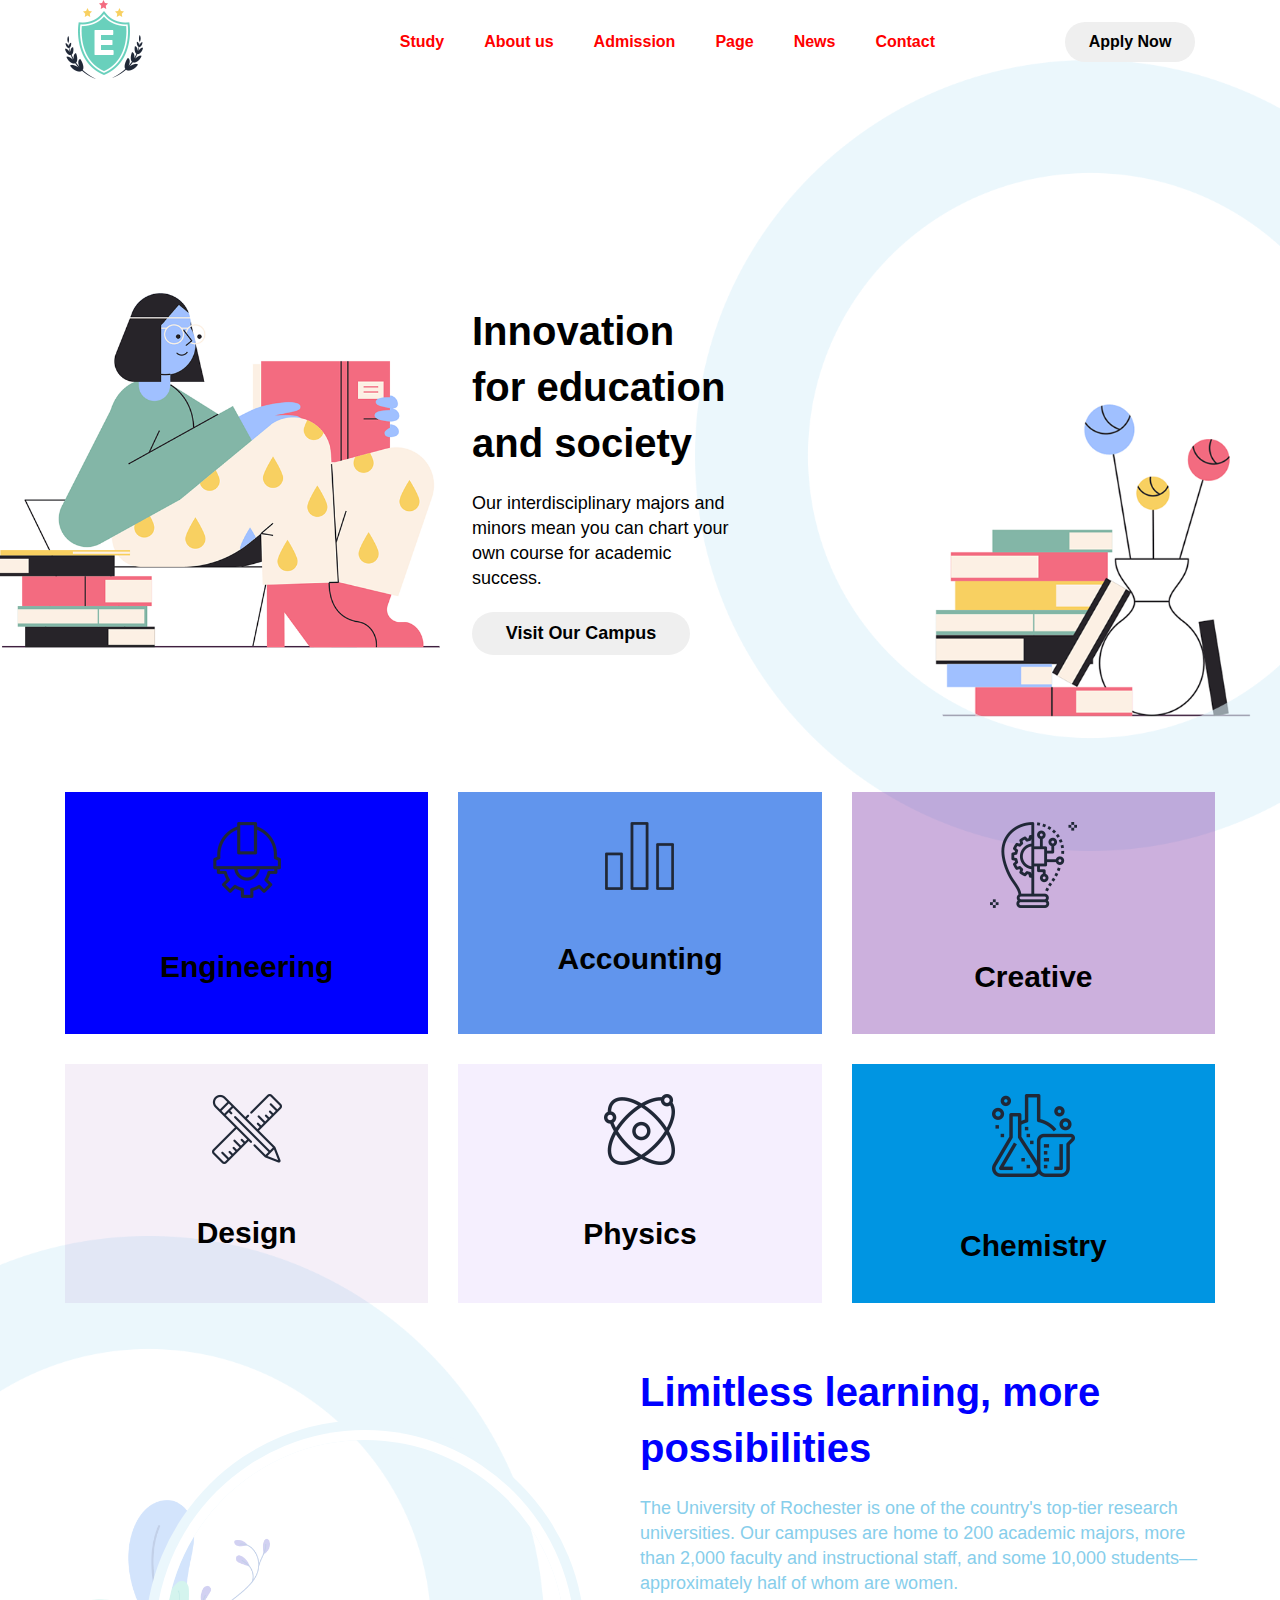
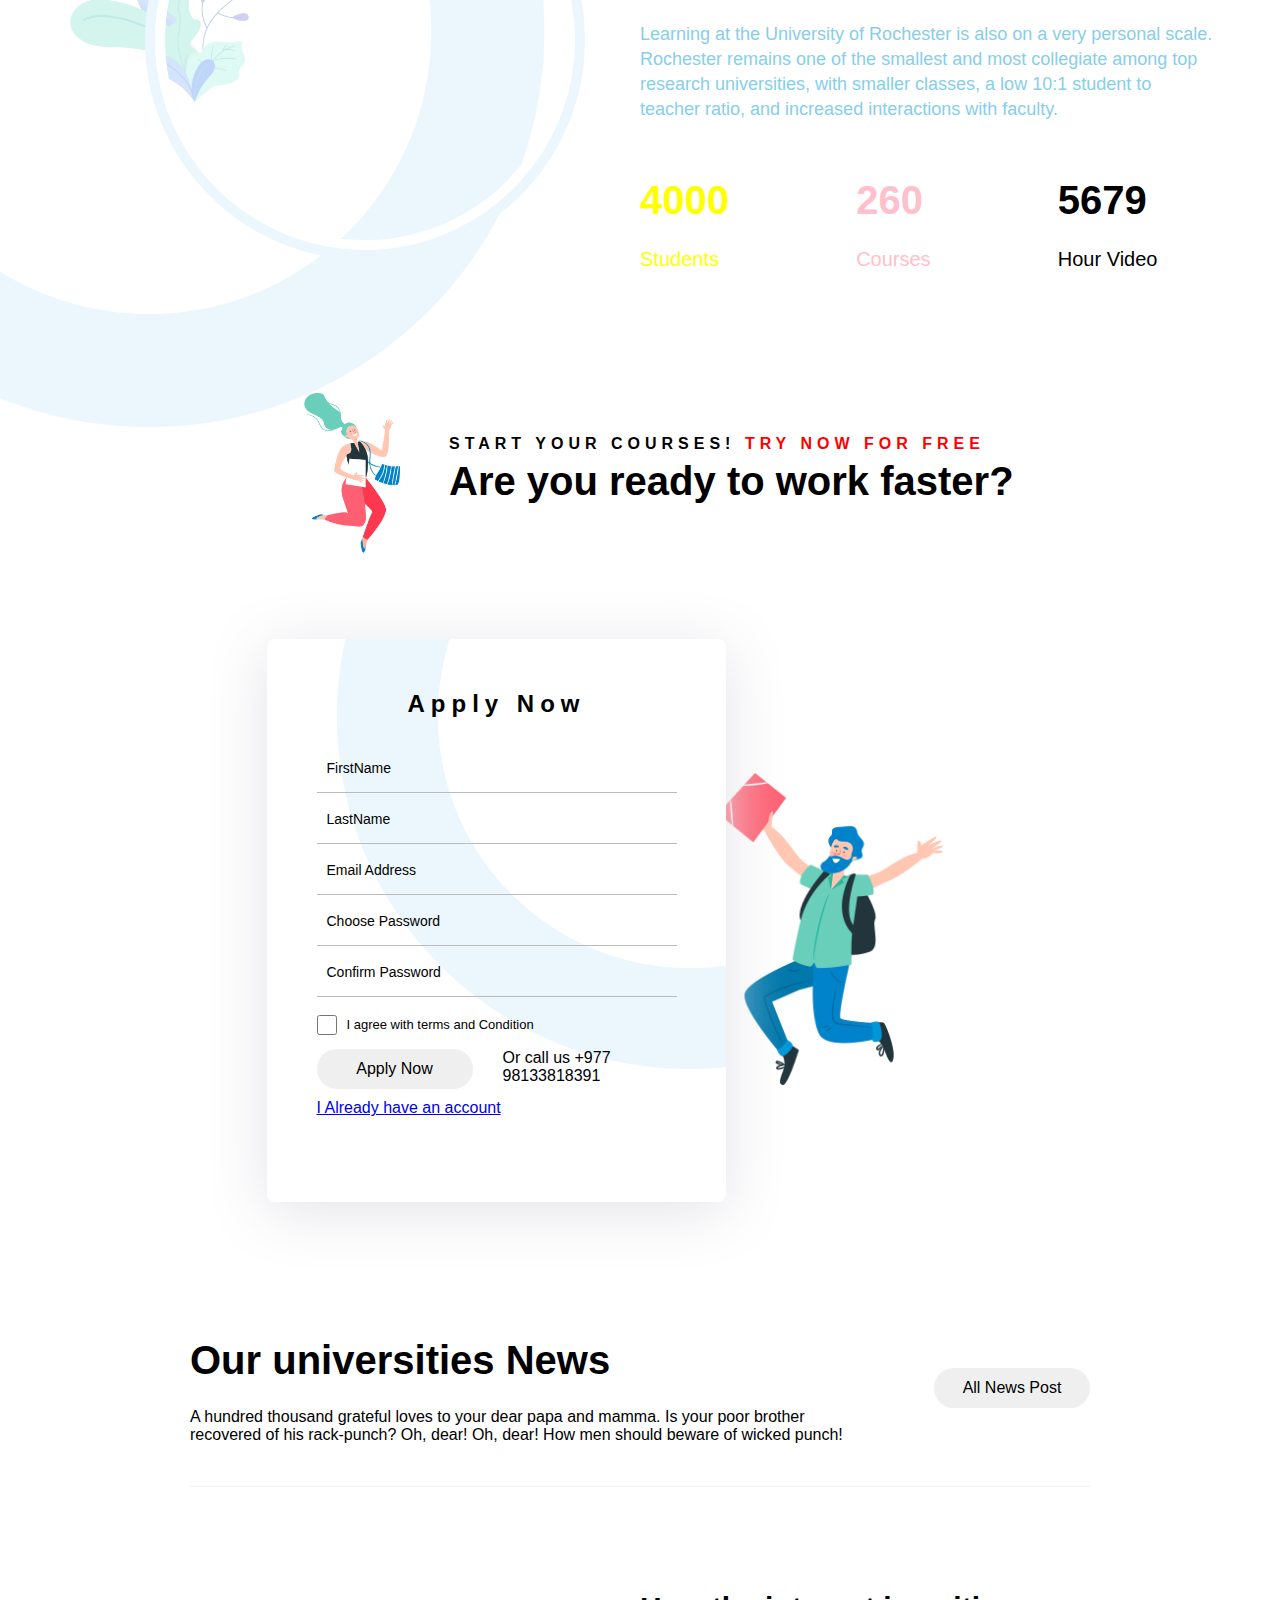
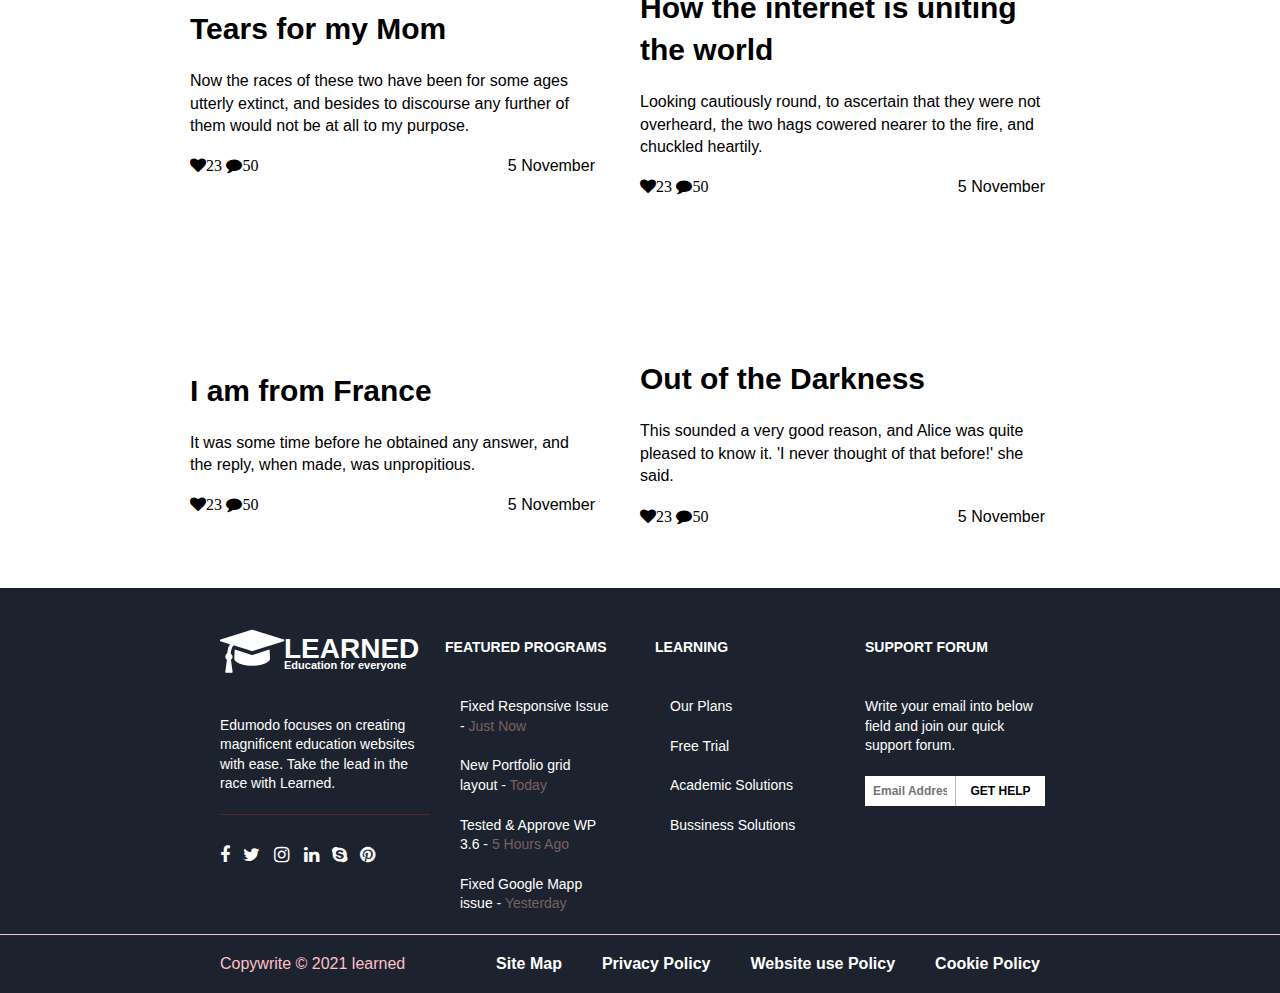
<file: home/html css/index.html>
<!DOCTYPE html>
<html>
<head>
	<title>facilityPart</title>
	<link rel="stylesheet" type="text/css" href="style.css">
     <link rel="stylesheet" href="css/ionicons.min.css">
    <link rel="stylesheet" href="css/flaticon.css">
    <link rel="stylesheet" href="css/icomoon.css">
    <link rel="stylesheet" href="css/font-awesome.min.css">
    
</head>
<body>
<header id="header">
        <div class="hold">
            <div class="logo">
                <a href="#">
                    <img src="img/logo.png" alt="beautifulLogo">
                </a>
            </div>
            <div class="nav-drop">
                <ul class="main-menu">
                    <li><a href="#">Study</a></li>
                    <li><a href="#">About us</a></li>
                    <li><a href="#">Admission</a></li>
                    <li><a href="#">Page</a></li>
                    <li><a href="#">News</a></li>
                    <li><a href="#">Contact</a></li>
                    <li><input type="submit" class="btn" value="Apply Now"></li>
                </ul>
            </div>
            <!-- <a href="#" class="nav-opener">
                    <span></span>
                    <span></span>
                    <span></span>
            </a> -->
        </div>
</header>
<div class="facility-part">
		<div class="holder">
			<div class="heading-text">
				<div class="col">
						<div class="banner-img-col">
							<img src="img/header-img-1.png" id="header-img-1">
						</div>
						<div class="banner-text-col">
							<h1>Innovation for education and society</h1>
							<p>Our interdisciplinary majors and minors mean you can chart your own course for academic success.</p>
                    		<input type="submit" class="btn" value="Visit Our Campus">
						</div>
						<div class="banner-img-col-right">
							<img src="img/header-img-2.png" id="header-img-2">
						</div>
				</div>
				<div class="bg-img">
					<img src="img/header-img-3.png" id="header-img-3">
				</div>
			</div>

		</div>
</div>

<section id = "header">
        <div class = "holder">
            <div class = "department-grid">
                <div class = "d-item">
                    <img src = "img/d-4.png">
                    <span>Engineering</span>
                </div>
                <div class = "d-item">
                    <img src = "img/d-5.png">
                    <span>Accounting</span>
                </div>
                <div class = "d-item">
                    <img src = "img/d-6.png">
                    <span>Creative</span>
                </div>
                <div class = "d-item">
                    <img src = "img/d-1.png">
                    <span>Design</span>
                </div>
                <div class = "d-item">
                    <img src = "img/d-2.png">
                    <span>Physics</span>
                </div>
                <div class = "d-item">
                    <img src = "img/d-3.png">
                    <span>Chemistry</span>
                </div>
            </div>
        </div>

        <div class="two-columns">
                <div class="cols">
                    <div class="video-wrap">
                        <iframe src="https://www.youtube.com/embed/uG0Nn7wAV6E" title="YouTube video player" allow="accelerometer; autoplay; clipboard-write; encrypted-media; gyroscope; picture-in-picture" allowfullscreen></iframe>
                    </div>
                </div>
                <div class="cols">
                    <div class="video-text">
                        <h2>Limitless learning, more 
                            possibilities
                        </h2>
                        <p>The University of Rochester is one of the country's top-tier research universities. Our campuses are home to 200 academic majors, more than 2,000 faculty and instructional staff, and some 10,000 students—approximately half of whom are women.
                                            <br><br>
                            Learning at the University of Rochester is also on a very personal scale. Rochester remains one of the smallest and most collegiate among top research universities, with smaller classes, a low 10:1 student to teacher ratio, and increased interactions with faculty.
                        </p>
                    </div>
                    <div class="syllabus">
                        <div class="student-course">
                            <div class="student">
                                <h2>4000</h2>
                                <p>Students</p>
                            </div>
                        </div>
                        <div class="student-course">
                            <div class="course">
                                <h2>260</h2>
                                <p>Courses</p>
                            </div>
                        </div>
                        <div class="student-course">
                            <div class="hour">
                                <h2>5679</h2>
                                <p>Hour Video</p>
                            </div>
                        </div>
                    </div>
                </div>
        </div>
        <img src = "img/header-img-4.png" id = "header-img-4">
    	<img src = "img/header-img-5.png" id = "header-img-5">
</section>


<section class="faster-work-part">
	<div class="full-hero-part">
		<div class="hero-part">
            <div class="two-column">
                <div class="col-1">
                    <div class="employee-img-1">
                        <img src="img/work-faster-img-1.png" id="work-faster-img">
                    </div>
                    <div class="coures-text">
                        <p>Start your courses! <span class="color">Try now for free</span></p>
                        <h2>Are you ready to work faster?</h2>
                    </div>
                </div>
                <div class="col-1">
        			<div class="image-absolute-box">
        <form class="box">
            <div class="img-text">
                <h3>Apply Now</h3>
                <label for="name">FirstName</label>
                <input type="text"><br>
                <label for="name">LastName</label>
                <input type="text"><br>
                <label for="name">Email Address</label>
                <input type="text"><br>
                <label for="name">Choose Password</label>
                <input type="text"><br>
                <label for="name">Confirm Password</label>
                <input type="text"><br>
                <div class="main-checkbox">
	                <div>
	                	<input type="checkbox" class="checkbox">
	                </div>
	                <div>
		                <span class="term">I agree with terms and Condition</span><br>
	                </div>
                </div>
                <div class="btn-part">
                    <div>
                        <input type="submit" class="btn-2" value="Apply Now">
                    </div>
                    <div class="contact">
                        <p>Or call us <span>+977 98133818391</span></p>
                    </div>
                </div>
                <a href="#">I Already have an account</a>
            </div>
        </form>
        <div class="work-faster-img">
	           <img src="img/work-faster-img-2.png" id="work-faster-img-2">
        </div>
    </div>
              		<div class="employee-img-2">
                  		<img src="img/work-faster-img-3.png" id="work-faster-img">
              		</div>
              	</div>
          	</div>
        </div>
	</div>
</section>

<section class="universities">
    <div class="holder">
        <div class="two-col border">
            <div class="universities-news-text">
                    <h1>Our universities News</h1>
                    <p>A hundred thousand grateful loves to your dear papa and mamma. Is your poor brother recovered of his rack-punch? Oh, dear! Oh, dear! How men should beware of wicked punch!</p>
            </div>
            <div class="btn-text">
                <input type="submit" class="btn-2" value="All News Post">
            </div>
        </div>
        <div class="two-col width">
            <div class="news-text">
                    <h2>Tears for my Mom</h2>
                    <p>Now the races of these two have been for some ages utterly extinct, and besides to discourse any further of them would not be at all to my purpose.</p>
                    <div class="two">
                        <div class="small-icon">
                            <div class="icons">
                                <span><i class="fa fa-heart">23</i></span>
                                <span><i class="fa fa-comment">50</i></span>
                            </div>
                        </div>
                        <div class="date">
                            <span>5 November</span>
                        </div>
                    </div>
            </div>
            <div class="news-text">
                    <h2>How the internet is uniting the world</h2>
                    <p>Looking cautiously round, to ascertain that they were not overheard, the two hags cowered nearer to the fire, and chuckled heartily.</p>
                    <div class="two">
                        <div class="small-icon">
                            <div class="icons">
                                <span><i class="fa fa-heart">23</i></span>
                                <span><i class="fa fa-comment">50</i></span>
                            </div>
                        </div>
                        <div class="date">
                            <span>5 November</span>
                        </div>
                    </div>
            </div>
        </div>
        <div class="two-col width">
            <div class="news-text">
                    <h2>I am from France</h2>
                    <p>It was some time before he obtained any answer, and the reply, when made, was unpropitious.</p>
                    <div class="two">
                        <div class="small-icon">
                            <div class="icons">
                                <span><i class="fa fa-heart">23</i></span>
                                <span><i class="fa fa-comment">50</i></span>
                            </div>
                        </div>
                        <div class="date">
                            <span>5 November</span>
                        </div>
                    </div>
            </div>
            <div class="news-text">
                    <h2>Out of the Darkness</h2>
                    <p>This sounded a very good reason, and Alice was quite pleased to know it. 'I never thought of that before!' she said.</p>
                    <div class="two">
                        <div class="small-icon">
                            <div class="icons">
                                <span><i class="fa fa-heart">23</i></span>
                                <span><i class="fa fa-comment">50</i></span>
                            </div>
                        </div>
                        <div class="date">
                            <span>5 November</span>
                        </div>
                    </div>
            </div>
        </div>
    </div>
</section>

    <footer class="holder">
        <div class="main">
            <div class="four-col">
                <div class="container">
                    <div class="content">
                        <div class="icon">
                             <i class="fa fa-graduation-cap"></i>
                        </div>
                        <div class="text">
                            <h3>LEARNED</h3>
                            <P>Education for everyone</P>
                        </div>
                    </div>
                        <p class="paragraph border">
                            Edumodo focuses on creating magnificent education websites with ease. Take the lead in the race with Learned.
                        </p>
                    <div class="social-media-icon">
                         <div class = "social">
                             <a href = "https://facebook.com" target = "_blank"><i class  = "fa fa-facebook"></i></a>           
                             <a href = "https://twitter.com" target =  "_blank"><i class  = "fa fa-twitter"></i></a>         
                             <a href = "https://instagram.com" target="_blank" ><i  class = "fa fa-instagram"></i>      </a>        
                             <a href = "https://linkdin.com" target ="_blank"><i class  = "fa fa-linkedin"></i></a>
                             <a href = "https://skype.com" target ="_blank"><i class  = "fa fa-skype"></i></a>
                             <a href = "https://pinterest.com" target = "_blank"><i class  = "fa fa-pinterest"></i></a>
                         </div>
                    </div>
                </div>
                <div class="container">
                     <div class="paragraph">
                         <h4>FEATURED PROGRAMS</h4>
                         <div class="paragraph">
                             <p>Fixed Responsive Issue - <span>Just Now</span></p>
                             <p>New Portfolio grid layout - <span>Today</span></p>
                             <p>Tested & Approve WP 3.6 - <span>5 Hours Ago</span></p>
                             <p>Fixed Google Mapp issue - <span>Yesterday</span></p>
                         </div>
                     </div>
                </div>
                <div class="container">
                     <div class="paragraph">
                         <h4>LEARNING</h4>
                         <div class="paragraph">
                             <P>Our Plans</P>
                             <p>Free Trial</p>
                             <p>Academic Solutions</p>
                             <p>Bussiness Solutions</p>
                             
                         </div>
                     </div>
                </div>
                <div class="container">
                     <div class="paragraph">
                         <h4>SUPPORT FORUM</h4>
                         <p class="paragraph">Write your email into below field and join our quick support forum.
                         </p>
                         <div class="mail">
                             <input type="text" placeholder="Email Address">
                             <input type="submit" value="GET HELP">
                         </div>
                     </div>
                </div>
            </div>
        </div>
        <div class="full-footer">
            <div class="footer">
                <div class="copywrite">
                        <p>Copywrite &copy; 2021 learned</p>
                </div>
                <div class="nav-drop-footer">
                        <ul class="main-menu">
                            <li><a href="#">Site Map</a></li>
                            <li><a href="#">Privacy Policy</a></li>
                            <li><a href="#">Website use Policy</a></li>
                            <li><a href="#">Cookie Policy</a></li>
                        </ul>
                </div>
            </div>
        </div>
    </footer>

</body>
</html>
</file>
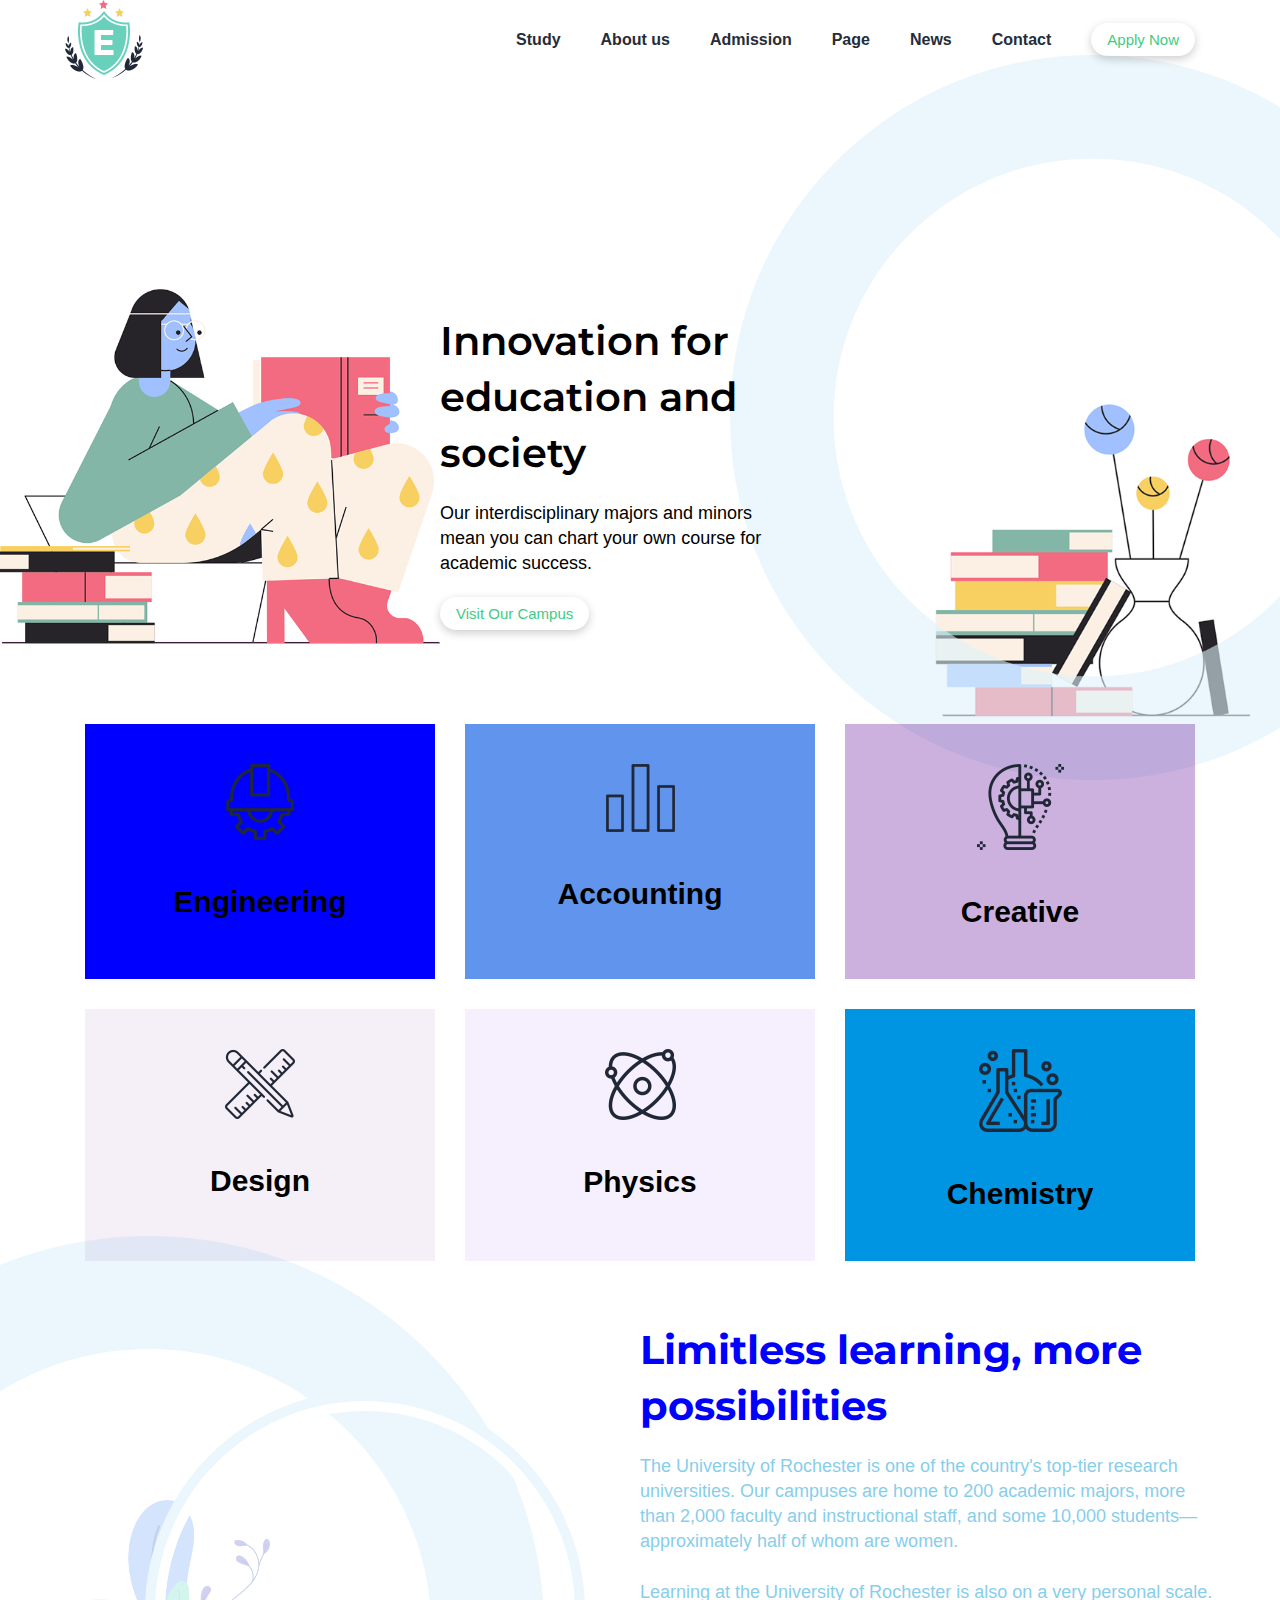
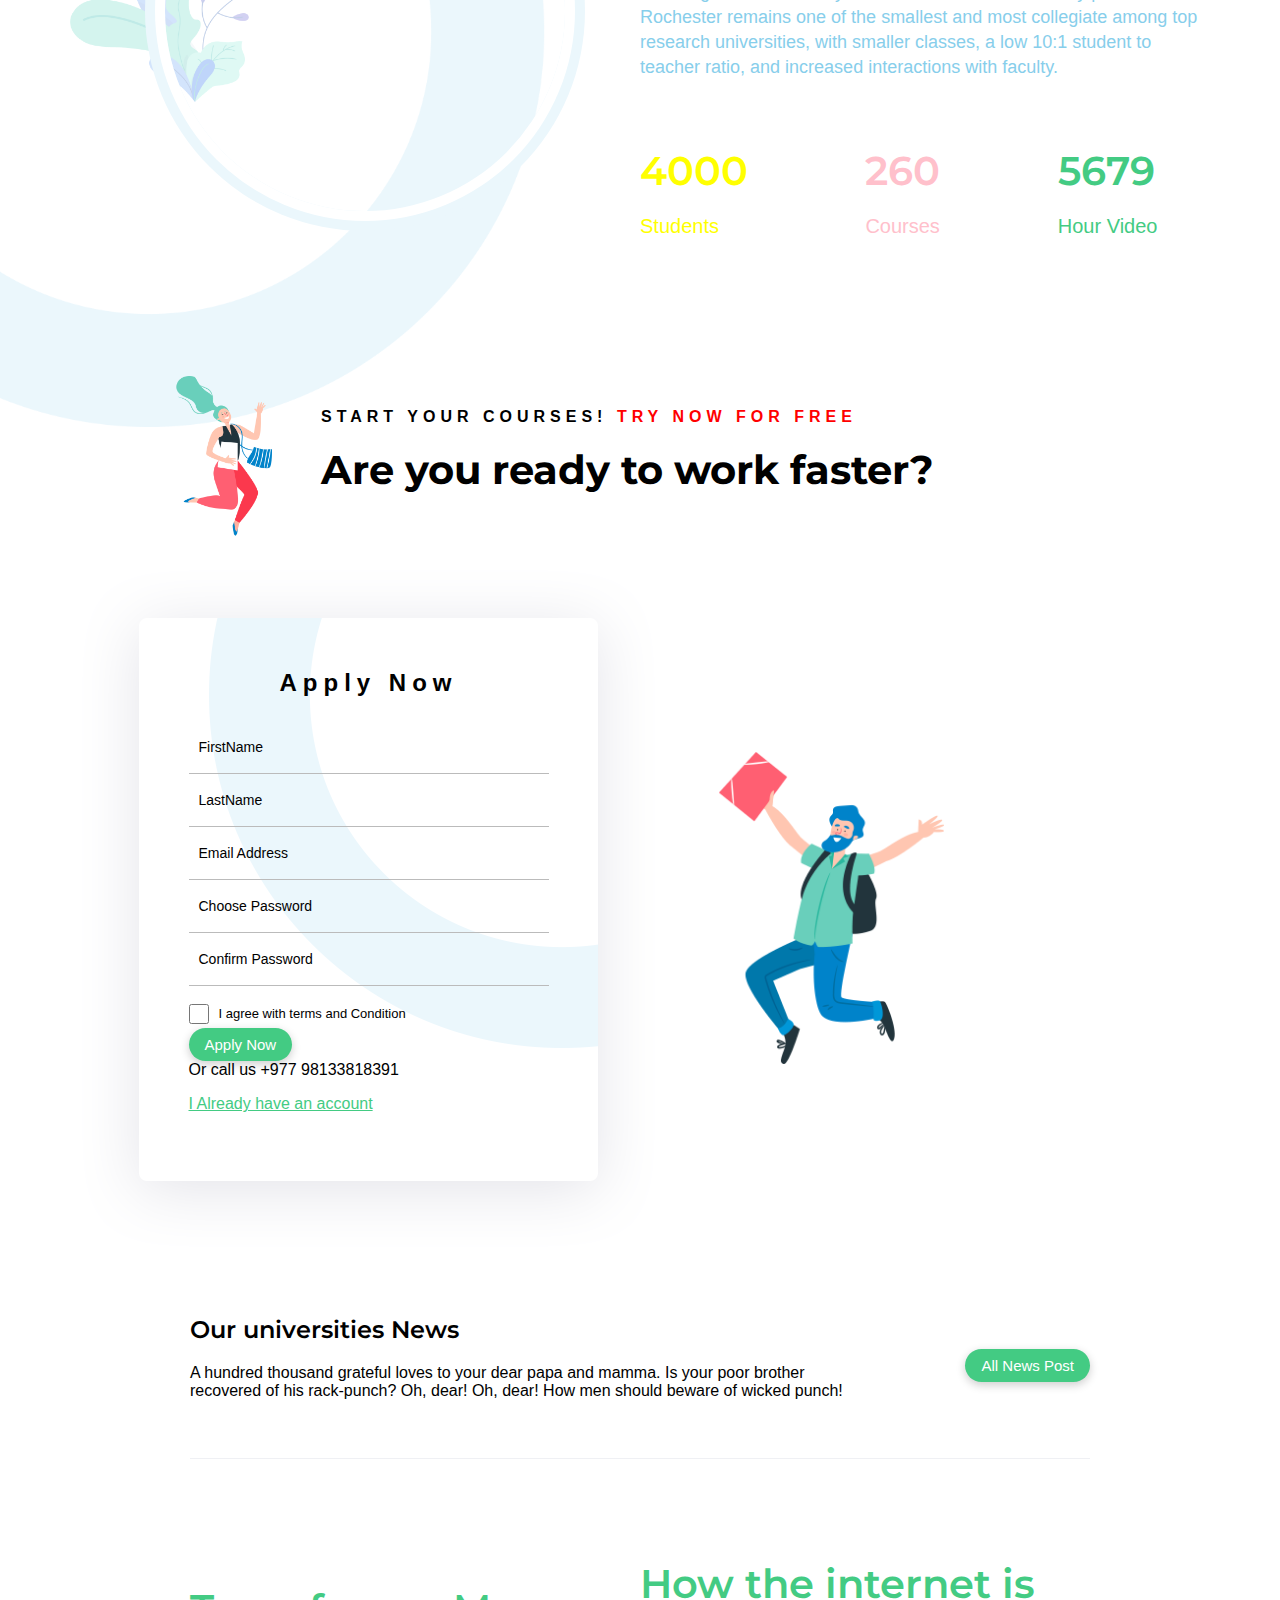
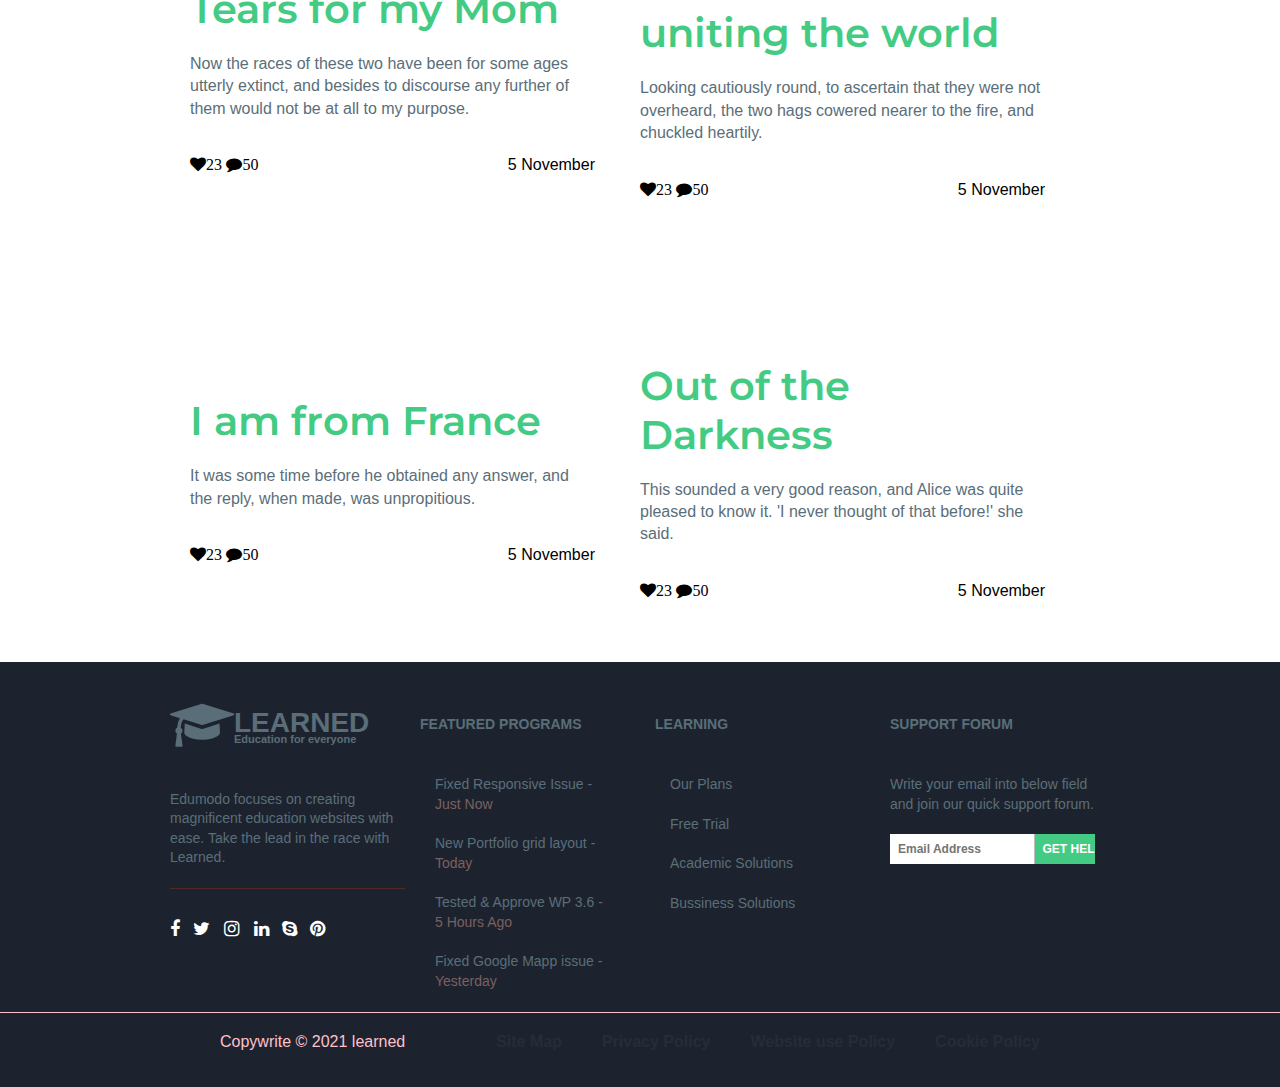
<file: home/re_scss/index.html>
<!DOCTYPE html>
<html lang="en">
<head>
    <meta charset="UTF-8">
    <meta http-equiv="X-UA-Compatible" content="IE=edge">
    <meta name="viewport" content="width=device-width, initial-scale=1.0">
    <title>Test</title>
    <link rel="stylesheet" href="css/style.css">
    <link rel="stylesheet" href="css/font-awesome.min.css">
    <link href="https://fonts.googleapis.com/css2?family=Montserrat:wght@400;500;600;700&family=Work+Sans:wght@400;500;600;700&display=swap" rel="stylesheet">
    <link href="https://fonts.googleapis.com/css2?family=Work+Sans:wght@400;500;600;700&display=swap" rel="stylesheet"><link href="https://fonts.googleapis.com/css2?family=Montserrat:wght@400;500;600;700&family=Work+Sans:wght@400;500;600;700&display=swap" rel="stylesheet">
</head>
<body>
    <header id="header">
            <div class="hold">
                <div class="logo">
                    <a href="#">
                        <img src="img/logo.png" alt="beautifulLogo">
                    </a>
                </div>
                <div class="nav-drop">
                    <ul class="main-menu">
                        <li><a href="#">Study</a></li>
                        <li><a href="#">About us</a></li>
                        <li><a href="#">Admission</a></li>
                        <li><a href="#">Page</a></li>
                        <li><a href="#">News</a></li>
                        <li><a href="#">Contact</a></li>
                        <li><input type="submit" class="btn" value="Apply Now"></li>
                    </ul>
                </div>
            </div>
    </header>

    <div class="facility-part">
            <div class="heading-text">
                <div class="col">
                        <div class="banner-img-col">
                            <img src="img/header-img-1.png" id="header-img-1">
                        </div>
                        <div class="banner-text-col">
                                <h1>Innovation for education and society</h1>
                                <p>Our interdisciplinary majors and minors mean you can chart your own course for academic success.</p>
                                <input type="submit" class="btn" value="Visit Our Campus">
                        </div>
                        <div class="banner-img-col-right">
                                <img src="img/header-img-2.png" id="header-img-2">
                        </div>
                </div>
                <div class="bg-img">
                        <img src="img/header-img-3.png" id="header-img-3">
                </div>
            </div>
    </div>
    
    <section id = "header">
        <div class = "holder">
                <div class = "department-grid">
                    <div class = "d-item">
                        <img src = "img/d-4.png">
                        <span>Engineering</span>
                    </div>
                    <div class = "d-item">
                        <img src = "img/d-5.png">
                        <span>Accounting</span>
                    </div>
                    <div class = "d-item">
                        <img src = "img/d-6.png">
                        <span>Creative</span>
                    </div>
                    <div class = "d-item">
                        <img src = "img/d-1.png">
                        <span>Design</span>
                    </div>
                    <div class = "d-item">
                        <img src = "img/d-2.png">
                        <span>Physics</span>
                    </div>
                    <div class = "d-item">
                        <img src = "img/d-3.png">
                        <span>Chemistry</span>
                    </div>
                </div>
        </div>
        <div class="two-columns">
            <div class="cols">
                <div class="video-wrap">
                    <iframe src="https://www.youtube.com/embed/uG0Nn7wAV6E" title="YouTube video player" allow="accelerometer; autoplay; clipboard-write; encrypted-media; gyroscope; picture-in-picture" allowfullscreen></iframe>
                </div>
            </div>
            <div class="cols">
                <div class="video-text">
                            <h2>Limitless learning, more 
                                possibilities
                            </h2>
                            <p>The University of Rochester is one of the country's top-tier research universities. Our campuses are home to 200 academic majors, more than 2,000 faculty and instructional staff, and some 10,000 students—approximately half of whom are women.
                                                <br><br>
                                Learning at the University of Rochester is also on a very personal scale. Rochester remains one of the smallest and most collegiate among top research universities, with smaller classes, a low 10:1 student to teacher ratio, and increased interactions with faculty.
                            </p>
                </div>
                <div class="syllabus">
                            <div class="student-course">
                                <div class="student">
                                    <h2>4000</h2>
                                    <p>Students</p>
                                </div>
                            </div>
                            <div class="student-course">
                                <div class="course">
                                    <h2>260</h2>
                                    <p>Courses</p>
                                </div>
                            </div>
                            <div class="student-course">
                                <div class="hour">
                                    <h2>5679</h2>
                                    <p>Hour Video</p>
                                </div>
                            </div>
                </div>
            </div>
        </div>
        <img src = "img/header-img-4.png" id = "header-img-4">
        <img src = "img/header-img-5.png" id = "header-img-5">
    </section>

    <section class="faster-work-part">
        <div class="full-hero-part">
            <div class="hero-part">
                <div class="two-column">
                    <div class="col-1">
                        <div class="employee-img-1">
                            <img src="img/work-faster-img-1.png" id="work-faster-img">
                        </div>
                        <div class="coures-text">
                            <p>Start your courses! <span class="color">Try now for free</span></p>
                            <h2>Are you ready to work faster?</h2>
                        </div>
                    </div>
                    <div class="col-1">
                        <div class="image-absolute-box">
                        <form class="box">
                <div class="img-text">
                    <h3>Apply Now</h3>
                    <label for="name">FirstName</label>
                    <input type="text"><br>
                    <label for="name">LastName</label>
                    <input type="text"><br>
                    <label for="name">Email Address</label>
                    <input type="text"><br>
                    <label for="name">Choose Password</label>
                    <input type="text"><br>
                    <label for="name">Confirm Password</label>
                    <input type="text"><br>
                    <div class="main-checkbox">
                        <div>
                            <input type="checkbox" class="checkbox">
                        </div>
                        <div>
                            <span class="term">I agree with terms and Condition</span><br>
                        </div>
                    </div>
                    <div class="btn-part">
                        <div>
                            <input type="submit" class="btn-2" value="Apply Now">
                        </div>
                        <div class="contact">
                            <p>Or call us <span>+977 98133818391</span></p>
                        </div>
                    </div>
                    <a href="#">I Already have an account</a>
                </div>
                        </form>
                        <div class="work-faster-img">
                   <img src="img/work-faster-img-2.png" id="work-faster-img-2">
                        </div>
                    </div>
                        <div class="employee-img-2">
                            <img src="img/work-faster-img-3.png" id="work-faster-img">
                        </div>
                    </div>
                </div>
            </div>
        </div>
    </section>
    
    <section class="universities">
        <div class="holder">
            <div class="two-col border">
                <div class="universities-news-text">
                    <h1>Our universities News</h1>
                    <p>A hundred thousand grateful loves to your dear papa and mamma. Is your poor brother recovered of his rack-punch? Oh, dear! Oh, dear! How men should beware of wicked punch!</p>
                </div>
                <div class="btn-text">
                    <input type="submit" class="btn-2" value="All News Post">
                </div>
            </div>
            <div class="two-col width">
                <div class="news-text">
                        <h2>Tears for my Mom</h2>
                        <p>Now the races of these two have been for some ages utterly extinct, and besides to discourse any further of them would not be at all to my purpose.</p>
                        <div class="two">
                            <div class="small-icon">
                                <div class="icons">
                                    <span><i class="fa fa-heart">23</i></span>
                                    <span><i class="fa fa-comment">50</i></span>
                                </div>
                            </div>
                            <div class="date">
                                <span>5 November</span>
                            </div>
                        </div>
                </div>
                <div class="news-text">
                        <h2>How the internet is uniting the world</h2>
                        <p>Looking cautiously round, to ascertain that they were not overheard, the two hags cowered nearer to the fire, and chuckled heartily.</p>
                        <div class="two">
                            <div class="small-icon">
                                <div class="icons">
                                    <span><i class="fa fa-heart">23</i></span>
                                    <span><i class="fa fa-comment">50</i></span>
                                </div>
                            </div>
                            <div class="date">
                                <span>5 November</span>
                            </div>
                        </div>
                </div>
            </div>
            <div class="two-col width">
                <div class="news-text">
                        <h2>I am from France</h2>
                        <p>It was some time before he obtained any answer, and the reply, when made, was unpropitious.</p>
                        <div class="two">
                            <div class="small-icon">
                                <div class="icons">
                                    <span><i class="fa fa-heart">23</i></span>
                                    <span><i class="fa fa-comment">50</i></span>
                                </div>
                            </div>
                            <div class="date">
                                <span>5 November</span>
                            </div>
                        </div>
                </div>
                <div class="news-text">
                        <h2>Out of the Darkness</h2>
                        <p>This sounded a very good reason, and Alice was quite pleased to know it. 'I never thought of that before!' she said.</p>
                        <div class="two">
                            <div class="small-icon">
                                <div class="icons">
                                    <span><i class="fa fa-heart">23</i></span>
                                    <span><i class="fa fa-comment">50</i></span>
                                </div>
                            </div>
                            <div class="date">
                                <span>5 November</span>
                            </div>
                        </div>
                </div>
            </div>
        </div>
    </section>
        <footer>
            <div class="main">
                <div class="four-col">
                    <div class="container">
                        <div class="content">
                            <div class="icon">
                                <i class="fa fa-graduation-cap"></i>
                            </div>
                            <div class="text">
                                <h3>LEARNED</h3>
                                <P>Education for everyone</P>
                            </div>
                        </div>
                            <p class="paragraph border">
                                Edumodo focuses on creating magnificent education websites with ease. Take the lead in the race with Learned.
                            </p>
                        <div class="social-media-icon">
                             <div class = "social">
                                 <a href = "https://facebook.com" target = "_blank"><i class  = "fa fa-facebook"></i></a>           
                                 <a href = "https://twitter.com" target =  "_blank"><i class  = "fa fa-twitter"></i></a>         
                                 <a href = "https://instagram.com" target="_blank" ><i  class = "fa fa-instagram"></i>      </a>        
                                 <a href = "https://linkdin.com" target ="_blank"><i class  = "fa fa-linkedin"></i></a>
                                 <a href = "https://skype.com" target ="_blank"><i class  = "fa fa-skype"></i></a>
                                 <a href = "https://pinterest.com" target = "_blank"><i class  = "fa fa-pinterest"></i></a>
                             </div>
                        </div>
                    </div>
                    <div class="container">
                         <div class="paragraph">
                             <h4>FEATURED PROGRAMS</h4>
                             <div class="paragraph">
                                 <p>Fixed Responsive Issue - <span>Just Now</span></p>
                                 <p>New Portfolio grid layout - <span>Today</span></p>
                                 <p>Tested & Approve WP 3.6 - <span>5 Hours Ago</span></p>
                                 <p>Fixed Google Mapp issue - <span>Yesterday</span></p>
                             </div>
                         </div>
                    </div>
                    <div class="container">
                         <div class="paragraph">
                             <h4>LEARNING</h4>
                             <div class="paragraph">
                                 <P>Our Plans</P>
                                 <p>Free Trial</p>
                                 <p>Academic Solutions</p>
                                 <p>Bussiness Solutions</p>
                                 
                             </div>
                         </div>
                    </div>
                    <div class="container">
                         <div class="paragraph">
                             <h4>SUPPORT FORUM</h4>
                             <p class="paragraph">Write your email into below field and join our quick support forum.
                             </p>
                             <div class="mail">
                                 <input type="text" placeholder="Email Address">
                                 <input type="submit" value="GET HELP">
                             </div>
                         </div>
                    </div>
                </div>
            </div>
            <div class="full-footer">
                <div class="footer">
                    <div class="copywrite">
                        <p>Copywrite &copy; 2021 learned</p>
                    </div>
                    <div class="nav-drop-footer">
                        <ul class="main-menu">
                            <li><a href="#">Site Map</a></li>
                            <li><a href="#">Privacy Policy</a></li>
                            <li><a href="#">Website use Policy</a></li>
                            <li><a href="#">Cookie Policy</a></li>
                        </ul>
                    </div>
                </div>
            </div>
        </footer>
    
</body>
</html>
</file>
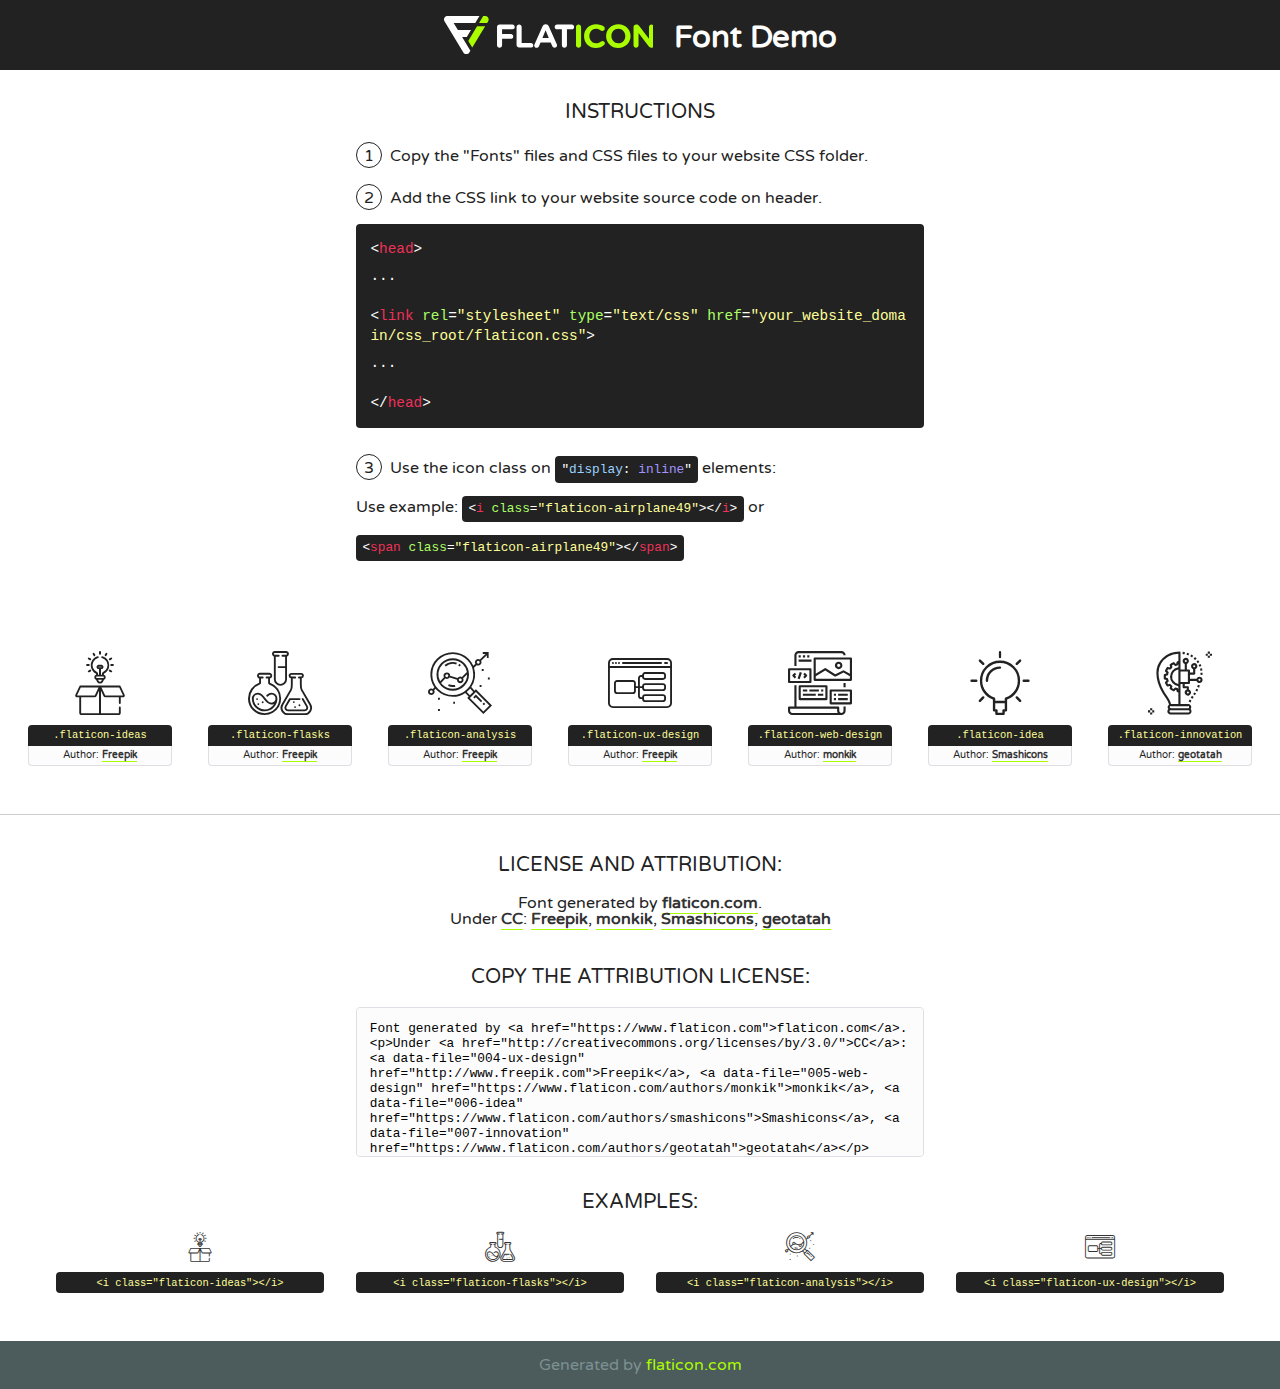
<file: home/html css/fonts/flaticon/font/flaticon.html>
<!DOCTYPE html>
<!--
  Flaticon icon font: Flaticon
  Creation date: 20/03/2019 02:18
-->
<html>
<!DOCTYPE html>
<html>

<head>
    <title>Flaticon WebFont</title>
    <link href="http://fonts.googleapis.com/css?family=Varela+Round" rel="stylesheet" type="text/css" />
    <link rel="stylesheet" type="text/css" href="flaticon.css">
    <meta charset="UTF-8">
    <style>
    html, body, div, span, applet, object, iframe,
    h1, h2, h3, h4, h5, h6, p, blockquote, pre,
    a, abbr, acronym, address, big, cite, code,
    del, dfn, em, img, ins, kbd, q, s, samp,
    small, strike, strong, sub, sup, tt, var,
    b, u, i, center,
    dl, dt, dd, ol, ul, li,
    fieldset, form, label, legend,
    table, caption, tbody, tfoot, thead, tr, th, td,
    article, aside, canvas, details, embed, 
    figure, figcaption, footer, header, hgroup, 
    menu, nav, output, ruby, section, summary,
    time, mark, audio, video {
        margin: 0;
        padding: 0;
        border: 0;
        font-size: 100%;
        font: inherit;
        vertical-align: baseline;
    }
    /* HTML5 display-role reset for older browsers */
    article, aside, details, figcaption, figure, 
    footer, header, hgroup, menu, nav, section {
        display: block;
    }
    body {
        line-height: 1;
    }
    ol, ul {
        list-style: none;
    }
    blockquote, q {
        quotes: none;
    }
    blockquote:before, blockquote:after,
    q:before, q:after {
        content: '';
        content: none;
    }
    table {
        border-collapse: collapse;
        border-spacing: 0;
    }
    body {
        font-family: 'Varela Round', Helvetica, Arial, sans-serif;
        font-size: 16px;
        color: #222;
    }
    a {
        color: #333;
        border-bottom: 1px solid #a9fd00;
        font-weight: bold;
        text-decoration: none;
    }
    * {
        -moz-box-sizing: border-box;
        -webkit-box-sizing: border-box;
        box-sizing: border-box;
        margin: 0;
        padding: 0;
    }
    [class^="flaticon-"]:before, [class*=" flaticon-"]:before, [class^="flaticon-"]:after, [class*=" flaticon-"]:after {
        font-family: Flaticon;
        font-size: 30px;
        font-style: normal;
        margin-left: 20px;
        color: #333;
    }
    .wrapper {
        max-width: 600px;
        margin: auto;
        padding: 0 1em;
    }
    .title {
        font-size: 1.25em;
        text-align: center;
        margin-bottom: 1em;
        text-transform: uppercase;
    }
    header {
        text-align: center;
        background-color: #222;
        color: #fff;
        padding: 1em;
    }
    header .logo {
        width: 210px;
        height: 38px;
        display: inline-block;
        vertical-align: middle;
        margin-right: 1em;
        border: none;
    }
    header strong {
        font-size: 1.95em;
        font-weight: bold;
        vertical-align: middle;
        margin-top: 5px;
        display: inline-block;
    }
    .demo {
        margin: 2em auto;
        line-height: 1.25em;
    }
    .demo ul li {
        margin-bottom: 1em;
    }
    .demo ul li .num {
        color: #222;
        border-radius: 20px;
        display: inline-block;
        width: 26px;
        padding: 3px;
        height: 26px;
        text-align: center;
        margin-right: 0.5em;
        border: 1px solid #222;
    }
    .demo ul li code {
        background-color: #222;
        border-radius: 4px;
        padding: 0.25em 0.5em;
        display: inline-block;
        color: #fff;
        font-family: Consolas,Monaco,Lucida Console,Liberation Mono,DejaVu Sans Mono,Bitstream Vera Sans Mono,Courier New, monospace;
        font-weight: lighter;
        margin-top: 1em;
        font-size: 0.8em;
        word-break: break-all;
    }
    .demo ul li code.big {
        padding: 1em;
        font-size: 0.9em;
    }
    .demo ul li code .red {
        color: #EF3159;
    }
    .demo ul li code .green {
        color: #ACFF65;
    }
    .demo ul li code .yellow {
        color: #FFFF99;
    }
    .demo ul li code .blue {
        color: #99D3FF;
    }
    .demo ul li code .purple {
        color: #A295FF;
    }
    .demo ul li code .dots {
        margin-top: 0.5em;
        display: block;
    }
    #glyphs {
        border-bottom: 1px solid #ccc;
        padding: 2em 0;
        text-align: center;
    }
    .glyph {
        display: inline-block;
        width: 9em;
        margin: 1em;
        text-align: center;
        vertical-align: top;
        background: #FFF;
    }
    .glyph .glyph-icon {
        padding: 10px;
        display: block;
        font-family:"Flaticon";
        font-size: 64px;
        line-height: 1;
    }
    .glyph .glyph-icon:before {
        font-size: 64px;
        color: #222;
        margin-left: 0;
    }
    .class-name {
        font-size: 0.65em;
        background-color: #222;
        color: #fff;
        border-radius: 4px 4px 0 0;
        padding: 0.5em;
        color: #FFFF99;
        font-family: Consolas,Monaco,Lucida Console,Liberation Mono,DejaVu Sans Mono,Bitstream Vera Sans Mono,Courier New, monospace;
    }
    .author-name {
        font-size: 0.6em;
        background-color: #fcfcfd;
        border: 1px solid #DEDEE4;
        border-top: 0;
        border-radius: 0 0 4px 4px;
        padding: 0.5em;
    }
    .class-name:last-child {
        font-size: 10px;
        color:#888;
    }
    .class-name:last-child a {
        font-size: 10px;
        color:#555;
    }
    .class-name:last-child a:hover {
        color:#a9fd00;
    }
    .glyph > input {
        display: block;
        width: 100px;
        margin: 5px auto;
        text-align: center;
        font-size: 12px;
        cursor: text;
    }
    .glyph > input.icon-input {
        font-family:"Flaticon";
        font-size: 16px;
        margin-bottom: 10px;
    }
    .attribution .title {
        margin-top: 2em;
    }
    .attribution textarea {
        background-color: #fcfcfd;
        padding: 1em;
        border: none;
        box-shadow: none;
        border: 1px solid #DEDEE4;
        border-radius: 4px;
        resize: none;
        width: 100%;
        height: 150px;
        font-size: 0.8em;
        font-family: Consolas,Monaco,Lucida Console,Liberation Mono,DejaVu Sans Mono,Bitstream Vera Sans Mono,Courier New, monospace;
        -webkit-appearance: none;
    }
    .iconsuse {
        margin: 2em auto;
        text-align: center;
        max-width: 1200px;
    }
    .iconsuse:after {
        content: '';
        display: table;
        clear: both;
    }
    .iconsuse .image {
        float: left;
        width: 25%;
        padding: 0 1em;
    }
    .iconsuse .image p {
        margin-bottom: 1em;
    }
    .iconsuse .image span {
        display: block;
        font-size: 0.65em;
        background-color: #222;
        color: #fff;
        border-radius: 4px;
        padding: 0.5em;
        color: #FFFF99;
        margin-top: 1em;
        font-family: Consolas,Monaco,Lucida Console,Liberation Mono,DejaVu Sans Mono,Bitstream Vera Sans Mono,Courier New, monospace;
    }
    #footer {
        text-align: center;
        background-color: #4C5B5C;
        color: #7c9192;
        padding: 1em;
    }
    #footer a {
        border: none;
        color: #a9fd00;
        font-weight: normal;
    }
    @media (max-width: 960px) {
        .iconsuse .image {
            width: 50%;
        }
    }
    @media (max-width: 560px) {
        .iconsuse .image {
            width: 100%;
        }
    }
    </style>
</head>

<body class="characters-off">

    <header>
        <a href="https://www.flaticon.com" target="_blank" class="logo">
            <svg version="1.1" xmlns="http://www.w3.org/2000/svg" xmlns:xlink="http://www.w3.org/1999/xlink" xmlns:a="http://ns.adobe.com/AdobeSVGViewerExtensions/3.0/" viewBox="0 0 560.875 102.036" enable-background="new 0 0 560.875 102.036" xml:space="preserve">
                <defs>
                </defs>
                <g>
                    <g class="letters">
                        <path fill="#ffffff" d="M141.596,29.675c0-3.777,2.985-6.767,6.764-6.767h34.438c3.426,0,6.15,2.728,6.15,6.15
                        c0,3.43-2.724,6.149-6.15,6.149h-27.674v13.091h23.719c3.429,0,6.151,2.724,6.151,6.15c0,3.43-2.723,6.149-6.151,6.149h-23.719
                        v17.574c0,3.773-2.986,6.761-6.764,6.761c-3.779,0-6.764-2.989-6.764-6.761V29.675z"></path>
                        <path fill="#ffffff" d="M193.844,29.149c0-3.781,2.985-6.767,6.764-6.767c3.776,0,6.763,2.985,6.763,6.767v42.957h25.039
                        c3.426,0,6.149,2.726,6.149,6.153c0,3.425-2.723,6.15-6.149,6.15h-31.802c-3.779,0-6.764-2.986-6.764-6.768V29.149z"></path>
                        <path fill="#ffffff" d="M241.891,75.71l21.438-48.407c1.492-3.341,4.215-5.357,7.906-5.357h0.792
                        c3.686,0,6.323,2.017,7.815,5.357l21.439,48.407c0.436,0.967,0.701,1.845,0.701,2.723c0,3.602-2.809,6.501-6.414,6.501
                        c-3.161,0-5.269-1.845-6.499-4.655l-4.132-9.661h-27.059l-4.301,10.102c-1.144,2.631-3.426,4.214-6.237,4.214
                        c-3.517,0-6.24-2.81-6.24-6.325C241.1,77.64,241.451,76.677,241.891,75.71z M279.932,58.666l-8.521-20.297l-8.526,20.297H279.932
                        z"></path>
                        <path fill="#ffffff" d="M314.864,35.387H301.86c-3.429,0-6.239-2.813-6.239-6.238c0-3.429,2.811-6.24,6.239-6.24h39.533
                        c3.426,0,6.237,2.811,6.237,6.24c0,3.425-2.811,6.238-6.237,6.238h-13.001v42.785c0,3.773-2.99,6.761-6.764,6.761
                        c-3.779,0-6.764-2.989-6.764-6.761V35.387z"></path>
                        <path fill="#A9FD00" d="M352.615,29.149c0-3.781,2.985-6.767,6.767-6.767c3.774,0,6.761,2.985,6.761,6.767v49.024
                        c0,3.773-2.987,6.761-6.761,6.761c-3.781,0-6.767-2.989-6.767-6.761V29.149z"></path>
                        <path fill="#A9FD00" d="M374.132,53.836v-0.179c0-17.481,13.178-31.801,32.065-31.801c9.22,0,15.459,2.458,20.557,6.238
                        c1.402,1.054,2.637,2.985,2.637,5.357c0,3.692-2.985,6.59-6.681,6.59c-1.845,0-3.071-0.702-4.044-1.319
                        c-3.776-2.813-7.729-4.393-12.562-4.393c-10.364,0-17.831,8.611-17.831,19.154v0.173c0,10.542,7.291,19.329,17.831,19.329
                        c5.715,0,9.492-1.756,13.359-4.834c1.049-0.874,2.458-1.491,4.039-1.491c3.429,0,6.325,2.813,6.325,6.236
                        c0,2.106-1.056,3.78-2.282,4.834c-5.539,4.834-12.036,7.733-21.878,7.733C387.572,85.464,374.132,71.493,374.132,53.836z"></path>
                        <path fill="#A9FD00" d="M433.009,53.836v-0.179c0-17.481,13.79-31.801,32.766-31.801c18.981,0,32.592,14.143,32.592,31.628v0.173
                        c0,17.483-13.785,31.807-32.769,31.807C446.625,85.464,433.009,71.32,433.009,53.836z M484.224,53.836v-0.179
                        c0-10.539-7.725-19.326-18.626-19.326c-10.893,0-18.449,8.611-18.449,19.154v0.173c0,10.542,7.73,19.329,18.626,19.329
                        C476.676,72.986,484.224,64.378,484.224,53.836z"></path>
                        <path fill="#A9FD00" d="M506.233,29.321c0-3.774,2.99-6.763,6.767-6.763h1.401c3.252,0,5.183,1.583,7.029,3.953l26.093,34.265
                        V29.059c0-3.692,2.99-6.677,6.681-6.677c3.683,0,6.671,2.985,6.671,6.677v48.934c0,3.78-2.987,6.765-6.764,6.765h-0.436
                        c-3.257,0-5.188-1.581-7.034-3.953l-27.056-35.492v32.944c0,3.687-2.985,6.676-6.678,6.676c-3.683,0-6.673-2.989-6.673-6.676
                        V29.321z"></path>
                    </g>
                    <g class="insignia">
                        <path fill="#ffffff" d="M48.372,56.137h12.517l11.156-18.537H37.186L25.688,18.539h57.825L94.668,0H9.271
                        C5.925,0,2.842,1.801,1.198,4.716c-1.644,2.907-1.593,6.482,0.134,9.343l50.38,83.501c1.678,2.781,4.689,4.476,7.938,4.476
                        c3.246,0,6.257-1.695,7.935-4.476l2.898-4.804L48.372,56.137z"></path>
                        <g class="i">
                            <path fill="#A9FD00" d="M93.575,18.539h0.031v0.004l21.652,0.004l2.705-4.488c1.727-2.861,1.778-6.436,0.133-9.343
                            C116.454,1.801,113.371,0,110.026,0h-5.294L93.575,18.539z"></path>
                            <polygon fill="#A9FD00" points="88.291,27.356 64.725,66.486 75.519,84.404 109.942,27.356"></polygon>
                        </g>
                    </g>
                </g>
            </svg>
        </a>
        <strong>Font Demo</strong>
    </header>


    <section class="demo wrapper">

        <p class="title">Instructions</p>

        <ul>
            <li>
                <span class="num">1</span>Copy the "Fonts" files and CSS files to your website CSS folder.
            </li>
            <li>
                <span class="num">2</span>Add the CSS link to your website source code on header.
                <code class="big">
                    &lt;<span class="red">head</span>&gt;
                    <br/><span class="dots">...</span>
                    <br/>&lt;<span class="red">link</span> <span class="green">rel</span>=<span class="yellow">"stylesheet"</span> <span class="green">type</span>=<span class="yellow">"text/css"</span> <span class="green">href</span>=<span class="yellow">"your_website_domain/css_root/flaticon.css"</span>&gt;
                    <br/><span class="dots">...</span>
                    <br/>&lt;/<span class="red">head</span>&gt;
                </code>
            </li>

            <li>
                <p>
                    <span class="num">3</span>Use the icon class on <code>"<span class="blue">display</span>:<span class="purple"> inline</span>"</code> elements:
                    <br />
                    Use example: <code>&lt;<span class="red">i</span> <span class="green">class</span>=<span class="yellow">&quot;flaticon-airplane49&quot;</span>&gt;&lt;/<span class="red">i</span>&gt;</code> or <code>&lt;<span class="red">span</span> <span class="green">class</span>=<span class="yellow">&quot;flaticon-airplane49&quot;</span>&gt;&lt;/<span class="red">span</span>&gt;</code>
            </li>
        </ul>

    </section>




   <section id="glyphs">          
    
      
        <div class="glyph"><div class="glyph-icon flaticon-ideas"></div>
            <div class="class-name">.flaticon-ideas</div>
            <div class="author-name">Author: <a data-file="001-ideas" href="http://www.freepik.com">Freepik</a> </div> 
        </div>        
        
        <div class="glyph"><div class="glyph-icon flaticon-flasks"></div>
            <div class="class-name">.flaticon-flasks</div>
            <div class="author-name">Author: <a data-file="002-flasks" href="http://www.freepik.com">Freepik</a> </div> 
        </div>        
        
        <div class="glyph"><div class="glyph-icon flaticon-analysis"></div>
            <div class="class-name">.flaticon-analysis</div>
            <div class="author-name">Author: <a data-file="003-analysis" href="http://www.freepik.com">Freepik</a> </div> 
        </div>        
        
        <div class="glyph"><div class="glyph-icon flaticon-ux-design"></div>
            <div class="class-name">.flaticon-ux-design</div>
            <div class="author-name">Author: <a data-file="004-ux-design" href="http://www.freepik.com">Freepik</a> </div> 
        </div>        
        
        <div class="glyph"><div class="glyph-icon flaticon-web-design"></div>
            <div class="class-name">.flaticon-web-design</div>
            <div class="author-name">Author: <a data-file="005-web-design" href="https://www.flaticon.com/authors/monkik">monkik</a> </div> 
        </div>        
        
        <div class="glyph"><div class="glyph-icon flaticon-idea"></div>
            <div class="class-name">.flaticon-idea</div>
            <div class="author-name">Author: <a data-file="006-idea" href="https://www.flaticon.com/authors/smashicons">Smashicons</a> </div> 
        </div>        
        
        <div class="glyph"><div class="glyph-icon flaticon-innovation"></div>
            <div class="class-name">.flaticon-innovation</div>
            <div class="author-name">Author: <a data-file="007-innovation" href="https://www.flaticon.com/authors/geotatah">geotatah</a> </div> 
        </div>        
        

    </section>



    <section class="attribution wrapper"   style="text-align:center;">

      <div class="title">License and attribution:</div><div class="attrDiv">Font generated by <a href="https://www.flaticon.com">flaticon.com</a>. <div><p>Under <a href="http://creativecommons.org/licenses/by/3.0/">CC</a>: <a data-file="004-ux-design" href="http://www.freepik.com">Freepik</a>, <a data-file="005-web-design" href="https://www.flaticon.com/authors/monkik">monkik</a>, <a data-file="006-idea" href="https://www.flaticon.com/authors/smashicons">Smashicons</a>, <a data-file="007-innovation" href="https://www.flaticon.com/authors/geotatah">geotatah</a></p>  </div>
      </div>
      <div class="title">Copy the Attribution License:</div>

    <textarea onclick="this.focus();this.select();">Font generated by &lt;a href=&quot;https://www.flaticon.com&quot;&gt;flaticon.com&lt;/a&gt;. <p>Under <a href="http://creativecommons.org/licenses/by/3.0/">CC</a>: <a data-file="004-ux-design" href="http://www.freepik.com">Freepik</a>, <a data-file="005-web-design" href="https://www.flaticon.com/authors/monkik">monkik</a>, <a data-file="006-idea" href="https://www.flaticon.com/authors/smashicons">Smashicons</a>, <a data-file="007-innovation" href="https://www.flaticon.com/authors/geotatah">geotatah</a></p>  
     </textarea>

    </section>

    <section class="iconsuse">

          <div class="title">Examples:</div>            
             
            <div class="image">
                <p>
                    <i class="glyph-icon flaticon-ideas"></i> 
                    <span>&lt;i class=&quot;flaticon-ideas&quot;&gt;&lt;/i&gt;</span>
                </p>
            </div>
            
            <div class="image">
                <p>
                    <i class="glyph-icon flaticon-flasks"></i> 
                    <span>&lt;i class=&quot;flaticon-flasks&quot;&gt;&lt;/i&gt;</span>
                </p>
            </div>
            
            <div class="image">
                <p>
                    <i class="glyph-icon flaticon-analysis"></i> 
                    <span>&lt;i class=&quot;flaticon-analysis&quot;&gt;&lt;/i&gt;</span>
                </p>
            </div>
            
            <div class="image">
                <p>
                    <i class="glyph-icon flaticon-ux-design"></i> 
                    <span>&lt;i class=&quot;flaticon-ux-design&quot;&gt;&lt;/i&gt;</span>
                </p>
            </div>
                       
        </div>
                            
    </section>

<div id="footer">
    <div>Generated by <a href="https://www.flaticon.com">flaticon.com</a>
    </div>
</div>



</body>
</html>
</file>
<file: home/html css/style.css>
*{
	margin: 0;
	padding: 0;
	box-sizing: border-box;
}

body {
	font-family: sans-serif;
}

/*header */

#header {
	max-width: 1190px;
	padding: 0 20px;
	/*text-align: center;*/
	/*width: 100%;*/
	margin: 0 auto;
}
#header .hold{
	display: flex;
	flex-wrap: wrap;
	justify-content: space-between;
	align-items: center;
}
@media (min-width: 1024px){
    .hold {
        display: flex;
        flex-wrap: wrap;
    }
}

    .logo {
        max-width: 80px;
        flex-basis: 80px;
}
        @media (max-width: 1024px){
            .logo{
                max-width: 50px;
                flex-basis: 50px;
            }
        }
    }
}
.nav-drop{
    padding-left: 150px;
    /*background: black;*/
    /*position: absolute;
    top: 100%;
    left: 0;
    right: 0;*/
}
    .main-menu {
        /*@extend %listreset;
        @include flex(flex, wrap, center, flex-start);
        flex: 1;*/
        /*flex: 1;*/

        display: flex;
        flex-wrap: wrap;
        justify-content: flex-start;
        align-items: center;

       }


        
        .main-menu li {
            padding: 0 20px;
            list-style: none;
            font-size: 16px;
        }
        /*@media (max-width: 1023px){
            .main-menu li {
                padding: 8px 0;
            }
        }*/

/*        .main-menu li:last-child {
            margin-left: -100px;
        }*/
        .main-menu li a {
            display: block;
            color: red;
            text-decoration: none;
            font-weight: 600;

        }

.main-menu li a:hover {
                color: black;
            }

.main-menu li .btn {
	/*padding: 22px 65px;*/
	min-width: 130px;
	padding: 11px 11px;
	border: none;
	outline: none;
	border-radius: 50px;
	font-size: 16px;
	font-weight: 600;
	margin-left: 90px;
}
.btn:hover {
    background : green;
    color: white;
}
.btn-2:hover {
    background: green;
    color: white;
}
/*.nav-opener {
    display: block;
    text-decoration: none;
    background-color: red;
    width: 40px;
    height: 30px;
    position: relative;
}
.nav-opener span {
    display: block;
    position: absolute;
    background-color: black;
    height: 3px;
    left: 0;
    right: 0;
}
.nav-opener span:first-child {
    top: 0;
}
.nav-opener span:nth-child(2){
    top: 50%;
    transform:translateY(-50%);
}
.nav-opener span:last-child {
    bottom: 0;
}
@media (min-width: 1024px){
    .nav-opener {
        display: none;
    }*/
    /*.main-menu {*/
        /*@extend %listreset;
        @include flex(flex, wrap, center, flex-start);
        flex: 1;*/
        /*flex: 1;*/

/*        display: flex;
        flex-wrap: wrap;
        justify-content: flex-start;
        align-items: center;
        flex: 1;
    }
}*/
    


.facility-part {
	/*background-color:  #fcc302;*/
	padding: 210px 0 80px 0;
}
.holder {
	max-width: 1920px;
	width: 100%;
	/*margin:  0 auto;*/
}
.col {
	display: flex;
	flex-wrap: wrap;
	/*align-items: flex-end;*/
	justify-content: space-between;
}
.banner-text-col {
	flex: 1;
	width: 26%;
	margin-top: 100px;
	margin-right: 100px;
}
h1 {
	font-size: 40px;
	margin-bottom: 20px;
	line-height: 1.4;
}
h2 {
    font-size: 30px;
    margin-bottom: 20px;
    line-height: 1.4;
}
.banner-text-col p{
	font-size: 17.97px;
	margin-bottom: 20px;
	line-height: 1.4;
}
.banner-img-col{
	/*width: 38%;*/
	flex-basis: 723px;
	max-width: 723px;
}
@media (max-width: 1440px){
	body {
		overflow-x: hidden;
	}
    .facility-part {
    /*background-color:  #fcc302;*/
    padding: 210px 0 137px 0;
    }
    .col {
        margin: 0 32px;
    }
	.banner-text-col {
		margin-top: 10px;
		margin-right: 0;
	}
	.banner-img-col {
		/*width: 33.33%;*/
		flex-basis: 440px;
	}
	.banner-img-col-right {
		/*width: 33.33%;*/
	}
	#header-img-1 {
		position: absolute;
		left: 0;
		width: 440px;
		z-index: -1;
	}
	#header-img-2 {
		position: absolute;
		right: 0;
		top: 40%;
		width: 360px;
		z-index: -1;
	}
	#header-img-3 {
		position: absolute;
		right: 0;
		width: 600px;
		z-index: -1;
	}
}
.banner-img-col-right {
	margin-top: 92px;
	/*width: 23%;*/
	flex-basis: 515px;
	max-width: 515px;
	padding: 0 42px;
}
@media (max-width: 1440px){
    .banner-img-col-right {
    /*margin-top: 92px;*/
    width: 23%;
    /*flex-basis: 515px;*/
    /*max-width: 515px;*/
    /*padding: 0 42px;*/
    }
}  
.bg-img {
	flex-basis: 836px;
	position: absolute;
    right: -15px;
    z-index: -1;
    top: 60px;
	max-width: 836px;
}
.banner-text-col .btn {
	min-width: 218px;
	padding: 11px 11px;
	/*padding: 30px 110px;*/
	border-radius: 50px;
	outline: none;
	border: none;
	font-size: 17.97px;
	font-weight: 600;
}



.department-grid{
    display: grid;
    grid-template-columns: repeat(3, 1fr);
    grid-gap: 30px;
    /*margin: 250px 0 119px 0px;*/
}
    .d-item{
        text-align: center;
        background: red;
        padding: 40px 10px 50px 10px;
        font-size: 30px;
        font-weight: bolder;
}
@media (max-width: 1440px){
    .d-item {
        padding: 30px 8px 40px 8px;
    }
}
        .d-item span {
            display: block;
            margin-top: 45px;
            font-weight: 700;
        }
        .d-item:nth-child(1) {
            background-color: blue;
        }
        .d-item:nth-child(2) {
            background-color: #6195ED;
        }
        .d-item:nth-child(3) {
            background-color: #6195;
        }
        .d-item:nth-child(4) {
            background-color: #6191;
        }
        .d-item:nth-child(5) {
            background-color: #61E1;
        }
        .d-item:nth-child(6) {
            background-color: #0095E2;
        }


.two-columns {
    /*@include flex(flex, wrap, center, space-around);*/
    display: flex;
    flex-wrap: wrap;
    align-items: center;
    justify-content: space-between;
    padding: 61px 0;
}
    .cols {
        width: 50%;
}
@media (max-width: 1024px){
    .two-columns {
        padding: 61px 0;
    }
        .cols {
        width: 40%;
}
}
 

        .video-wrap iframe {
                border: none;
                width: 515px;
                height: 515px;
                border-radius: 50%;
                box-shadow: 0 0 0px 10px #fff, 0 0 0 20px #ebf7fc;
            }
            @media (max-width: 1440px){
                .video-wrap {
                    margin: 0 100px;
                }
            }
        .video-text h2 {
                color: blue;
                font-weight: bolder;
                font-size: 40px;
                margin-bottom: 20px;
                line-height: 1.4;
            }
            .video-text p {
                color: skyblue;
                font-size: 18px;
                line-height: 1.4;
            }

#header-img-4{
    position: absolute;
    left: -32px;
    z-index: -1;
    top: 1385px;
}
#header-img-5{
    position: absolute;
    left: 178px;
    top: 1670px;
    z-index: -1;
}
@media (max-width: 1440px){
    #header-img-4 {
        width: 600px;
        position: absolute;
        left: -32px;
        z-index: -1;
        top: 1236px;
    }
    #header-img-5 {
        width: 200px;
        position: absolute;
        left: 70px;
        top: 1500px;
        z-index: -1;
    }
    .video-wrap iframe {
                border: none;
                width: 400px;
                height: 400px;
                border-radius: 50%;
            }
}

.syllabus {
    /*@include flex(flex, wrap, left, space-around);*/

    display: flex;
    flex-wrap: wrap;
    /*align-items: left;*/
    justify-content: space-between;
    width: 90%;
}
    .student-course {
        padding: 50px 0;
        font-size: 40px;
    }
        .student {
            color: yellow;
        }
        .course {
            color: pink;
        }
        .hour {
            color: $emirald;
        }
        .student-course h2 {
        	font-size: 40px;
        /*@extend %listreset;*/
        }
        .student-course p {
        	font-size: 20px;
        }



.image-absolute-box{
	position: relative;
	left: 0;
	top: 0px;
	display: inline-block;
}
@media (min-width: 1100px){
    .image-absolute-box {
        left: -55px;
    }
}
.image-absolute-box .box {
	position: absolute;
	/*background: blue;*/
	/*max-width: 591px;*/
    width: 591px;
    height: 695px;
}
.faster-work-part .full-hero-part {
    padding-bottom: 250px;
}
.col-1 {
	display: flex;
	flex-wrap: wrap;
	align-items: center;
}
.employee-img-1 {
	flex-basis: 193px;
	max-width: 193px;
}
.coures-text {
    /*background: #fccc;*/
}
.coures-text h2 {
    line-height: 1.4;
    font-size: 40px;
    font-weight: bold;
}
.coures-text p {
    font-size: 16px;
    text-transform: uppercase;
    letter-spacing: 5px;
    font-weight: bold;
}
.coures-text p span{
    color: red;
}

.employee-img-2 {
	flex-basis: 225px;
	max-width: 225px;
}
.two-column {
	display: flex;
	flex-wrap: wrap;
	justify-content: space-between;
}
@media (max-width: 1440px){
    .two-column {
        width: 60%;
        margin: 0 auto;
    }
}
@media (max-width: 1024px){
    .two-column {
        width: 80%;
        margin: 0 auto;
    }
}

.hero-part {
	height: 400px;
	width: 100%;
	max-width: 1660px;
	margin: 0 auto;
}
.two-column .col-1 #work-faster-img {
	max-width: 100%;
}


.work-faster-img{
	flex-basis: 462px;
	max-width: 462px;
}

    .img-text {
        width: 360px;
        margin: 0 auto;
	}
        label, input[type = "text"] {
            display: block;
            background: transparent;
            border  : none;
            outline: none;
            font-size: 14px;

        }
        label {
            margin-left: 10px;
        }
        input[type = "text"] {
            border-bottom : .5px solid #bbb;
            width: 100%;
        }
        .img-text h3 {
            text-align: center;
            line-height: 1.4;
            margin: 80px 0 15px 0;
            letter-spacing: 6px;
            font-size: 24px;
            padding: 25px 0;
        }
        .main-checkbox {
        	display: flex;
        	/*justify-content: space-between;*/
        	/*align-items: center;*/
        }
        .checkbox {
            display: inline-block;
            height: 20px;
            width: 20px;
            /*padding: 0 20px;*/
            font-size: 13px;
        }
        .term {
            font-size: 13px;
            margin-left: 10px;
        }
        .btn-part {
            display: flex;
            padding: 10px 0;
}
            .contact {
                display: block;
                margin-left: 30px;
}
.img-text .btn-2 {
	border: none;
	outline: none;
	border-radius: 50px;
	font-size: 16px;
	display: inline-block;
	vertical-align: top;
	min-width: 156px;
	padding : 11px 11px;
}

/*universities start here */
.universities {
    margin-top: 200px;
}
.holder .two-col.border{
    border-bottom: 0.5px solid #eff0f4;
}
.btn-text .btn-2 {
    border: none;
    outline: none;
    border-radius: 50px;
    font-size: 16px;
    display: inline-block;
    vertical-align: top;
    min-width: 156px;
    padding : 11px 11px;
}

.width {
    width: 50%;
    margin: -100px 0px 0px 0px;
}

.two-col {
    width: 900px;
    /*@include flex(flex, nowrap, center, space-between);*/
    display: flex;
    flex-wrap: wrap;
    justify-content: space-between;
    align-items: center;
    padding: 100px 0 42px 0;
    margin: 0 auto;
}
    .btn-text {
        margin-left: 10px;
    }
    .universities-news-text {
        width: 75%;
    }
    .news-text {
        width: 50%;
        padding: 0 45px 0 0;
    }
        /*.news-text h2{
            color: $headings-color;
            font-size: 40px;
        }*/
        .news-text p{
            color: $navada;
            font-size: 16px;
            line-height: 1.4;
        }
        /*.icons {
            background: blue;
        }*/
        .two {
            /*@include flex(flex, wrap, center, space-between);*/
            display: flex;
            flex-wrap: wrap;
            align-items: center;
            justify-content: space-between;
            padding: 20px 0;
        }


footer {
    background : red;
    background-color: #1d232e;
    color: white;
}
.main {
    /*width: 100%;*/
    max-width: 840px;
    margin: 0 auto;
}

    .four-col {
        /*@include flex(flex, wrap, flex-start, space-between);*/
        display: flex;
        flex-wrap: wrap;
        /*align-items: flex-start;*/
        /*justify-content: space-between;*/
        width: 100%;
        color : $navada;
}
        .container {
            font-size: 12px;
            padding: 35px 0px 0 0;
            width: 25%;
        }
            .content {
                /*@include flex(flex, wrap, flex-start, center);*/
                display: flex;
                flex-wrap: wrap;
                padding-bottom: 15px;
            }
            .content .text {
                margin: auto 0;
            }

                .icon {
                    font-size: 50px;
                }
                    /*.text {
                        margin: -17px 5px;
                    }*/
                    .text h3 {
                        font-size: 28px;
                    }
                    .text p {
                        margin: -6px 0 0 0;
                        font-size: 11px;
                        font-weight: bold;
                    }
                    .paragraph {
                        font-size: 14px;
                        line-height: 1.4;
                        margin: 15px 15px;
                    }
            .paragraph span {
                    color: #7a6060;
                    /*padding: 25px 0;*/
                }
                .paragraph p {
                    margin: 0 0 20px;
                }
                    .paragraph.border {
                        line-height: 1.4;
                        margin: 0px 0 20px;
                        padding: 20px 0;
                    }
                .paragraph h4 {
                    font-size: 14px;
                    margin-bottom: 40px;
                    line-height: 1.4;
                }
                .mail {
                    /*@include flex(flex, nowrap, flex-start, flex-start);*/
                    display: flex;
                    flex-wrap: wrap;
                    align-items: flex-start;
                    justify-content: flex-start;
                }
                    .mail input {
                        padding: 8px;
                        color: $btn-background;
                        font-weight: bold;
                        outline: none;
                        font-size: 12px;
                        border: none;
                        width: 50%;
                        background: white;
                    }
                    .mail input[type = "submit"]{
                        @include animate (color background-color);
                        background-color: $btn-background;
                        font-weight: bold;
                        color: $white;
                        border-left: 1px solid #bbb;
                    }
                        .mail input[type = "submit"]:hover {
                            background-color: white;
                            color: $headings-color;
                            font-weight: $headings-font-weight;
                        }
        .border {
            border-bottom: 1px solid #fa342342;
        }
        .social {
            /*@include animate (color background-color);*/
            padding: 10px 0;
        }
            .social a{
                color: white;
                margin-right: 10px;
                text-decoration: none;
                font-size: 18px;
}
                .social a:hover {
                    color: red;
                }
    .footer {
        /*@include flex(flex, wrap, flex-start, space-between);*/
        display: flex;
        flex-wrap: wrap;
        align-items: flex-start;
        justify-content: space-between;
        max-width: 840px;
        flex-basis: 840px;
        margin: 0 auto;
        /*padding: 15px 0 15px 0;*/
}
        .footer a {
            color:pink;
        }
        .copywrite {
            /*@extend a;*/
            color: pink;
        }
    .full-footer {
        background-color: #1d232e;
        width: 100%;
        margin: 0 auto;
        border-top: 1px solid pink;
        padding: 20px 0;
    }
.nav-drop-footer .main-menu li a {
    color: white;
}
.nav-drop-footer .main-menu li a:hover {
    color : red;
}
</file>
<file: home/html css/css/flaticon.css>
/*
  	Flaticon icon font: Flaticon
  	Creation date: 04/01/2019 13:45
  	*/


@font-face {
  font-family: "Flaticon";
  src: url("../fonts/flaticon/font/Flaticon.eot");
  src: url("../fonts/flaticon/font/Flaticon.eot?#iefix") format("embedded-opentype"),
       url("../fonts/flaticon/font/Flaticon.woff") format("woff"),
       url("../fonts/flaticon/font/Flaticon.ttf") format("truetype"),
       url("../fonts/flaticon/font/Flaticon.svg#Flaticon") format("svg");
  font-weight: normal;
  font-style: normal;
}

@media screen and (-webkit-min-device-pixel-ratio:0) {
  @font-face {
    font-family: "Flaticon";
    src: url("../fonts/flaticon/font/Flaticon.svg#Flaticon") format("svg");
  }
}

[class^="flaticon-"]:before, [class*=" flaticon-"]:before,
[class^="flaticon-"]:after, [class*=" flaticon-"]:after {   
  font-family: Flaticon;
  font-style: normal;
  font-weight: normal;
  font-variant: normal;
  text-transform: none;
  line-height: 1;

  /* Better Font Rendering =========== */
  -webkit-font-smoothing: antialiased;
  -moz-osx-font-smoothing: grayscale;
}

.flaticon-ideas:before { content: "\f100"; }
.flaticon-flasks:before { content: "\f101"; }
.flaticon-analysis:before { content: "\f102"; }
.flaticon-ux-design:before { content: "\f103"; }
.flaticon-web-design:before { content: "\f104"; }
.flaticon-idea:before { content: "\f105"; }
.flaticon-innovation:before { content: "\f106"; }
</file>
<file: home/html css/css/icomoon.css>
@font-face {
  font-family: 'icomoon';
  src:  url('../fonts/icomoon/icomoon.eot?6tt51o');
  src:  url('../fonts/icomoon/icomoon.eot?6tt51o#iefix') format('embedded-opentype'),
    url('../fonts/icomoon/icomoon.ttf?6tt51o') format('truetype'),
    url('../fonts/icomoon/icomoon.woff?6tt51o') format('woff'),
    url('../fonts/icomoon/icomoon.svg?6tt51o#icomoon') format('svg');
  font-weight: normal;
  font-style: normal;
}

[class^="icon-"], [class*=" icon-"] {
  /* use !important to prevent issues with browser extensions that change fonts */
  font-family: 'icomoon' !important;
  speak: none;
  font-style: normal;
  font-weight: normal;
  font-variant: normal;
  text-transform: none;
  line-height: 1;

  /* Better Font Rendering =========== */
  -webkit-font-smoothing: antialiased;
  -moz-osx-font-smoothing: grayscale;
}

.icon-asterisk:before {
  content: "\f069";
}
.icon-plus:before {
  content: "\f067";
}
.icon-question:before {
  content: "\f128";
}
.icon-minus:before {
  content: "\f068";
}
.icon-glass:before {
  content: "\f000";
}
.icon-music:before {
  content: "\f001";
}
.icon-search:before {
  content: "\f002";
}
.icon-envelope-o:before {
  content: "\f003";
}
.icon-heart:before {
  content: "\f004";
}
.icon-star:before {
  content: "\f005";
}
.icon-star-o:before {
  content: "\f006";
}
.icon-user:before {
  content: "\f007";
}
.icon-film:before {
  content: "\f008";
}
.icon-th-large:before {
  content: "\f009";
}
.icon-th:before {
  content: "\f00a";
}
.icon-th-list:before {
  content: "\f00b";
}
.icon-check:before {
  content: "\f00c";
}
.icon-close:before {
  content: "\f00d";
}
.icon-remove:before {
  content: "\f00d";
}
.icon-times:before {
  content: "\f00d";
}
.icon-search-plus:before {
  content: "\f00e";
}
.icon-search-minus:before {
  content: "\f010";
}
.icon-power-off:before {
  content: "\f011";
}
.icon-signal:before {
  content: "\f012";
}
.icon-cog:before {
  content: "\f013";
}
.icon-gear:before {
  content: "\f013";
}
.icon-trash-o:before {
  content: "\f014";
}
.icon-home:before {
  content: "\f015";
}
.icon-file-o:before {
  content: "\f016";
}
.icon-clock-o:before {
  content: "\f017";
}
.icon-road:before {
  content: "\f018";
}
.icon-download:before {
  content: "\f019";
}
.icon-arrow-circle-o-down:before {
  content: "\f01a";
}
.icon-arrow-circle-o-up:before {
  content: "\f01b";
}
.icon-inbox:before {
  content: "\f01c";
}
.icon-play-circle-o:before {
  content: "\f01d";
}
.icon-repeat:before {
  content: "\f01e";
}
.icon-rotate-right:before {
  content: "\f01e";
}
.icon-refresh:before {
  content: "\f021";
}
.icon-list-alt:before {
  content: "\f022";
}
.icon-lock:before {
  content: "\f023";
}
.icon-flag:before {
  content: "\f024";
}
.icon-headphones:before {
  content: "\f025";
}
.icon-volume-off:before {
  content: "\f026";
}
.icon-volume-down:before {
  content: "\f027";
}
.icon-volume-up:before {
  content: "\f028";
}
.icon-qrcode:before {
  content: "\f029";
}
.icon-barcode:before {
  content: "\f02a";
}
.icon-tag:before {
  content: "\f02b";
}
.icon-tags:before {
  content: "\f02c";
}
.icon-book:before {
  content: "\f02d";
}
.icon-bookmark:before {
  content: "\f02e";
}
.icon-print:before {
  content: "\f02f";
}
.icon-camera:before {
  content: "\f030";
}
.icon-font:before {
  content: "\f031";
}
.icon-bold:before {
  content: "\f032";
}
.icon-italic:before {
  content: "\f033";
}
.icon-text-height:before {
  content: "\f034";
}
.icon-text-width:before {
  content: "\f035";
}
.icon-align-left:before {
  content: "\f036";
}
.icon-align-center:before {
  content: "\f037";
}
.icon-align-right:before {
  content: "\f038";
}
.icon-align-justify:before {
  content: "\f039";
}
.icon-list:before {
  content: "\f03a";
}
.icon-dedent:before {
  content: "\f03b";
}
.icon-outdent:before {
  content: "\f03b";
}
.icon-indent:before {
  content: "\f03c";
}
.icon-video-camera:before {
  content: "\f03d";
}
.icon-image:before {
  content: "\f03e";
}
.icon-photo:before {
  content: "\f03e";
}
.icon-picture-o:before {
  content: "\f03e";
}
.icon-pencil:before {
  content: "\f040";
}
.icon-map-marker:before {
  content: "\f041";
}
.icon-adjust:before {
  content: "\f042";
}
.icon-tint:before {
  content: "\f043";
}
.icon-edit:before {
  content: "\f044";
}
.icon-pencil-square-o:before {
  content: "\f044";
}
.icon-share-square-o:before {
  content: "\f045";
}
.icon-check-square-o:before {
  content: "\f046";
}
.icon-arrows:before {
  content: "\f047";
}
.icon-step-backward:before {
  content: "\f048";
}
.icon-fast-backward:before {
  content: "\f049";
}
.icon-backward:before {
  content: "\f04a";
}
.icon-play:before {
  content: "\f04b";
}
.icon-pause:before {
  content: "\f04c";
}
.icon-stop:before {
  content: "\f04d";
}
.icon-forward:before {
  content: "\f04e";
}
.icon-fast-forward:before {
  content: "\f050";
}
.icon-step-forward:before {
  content: "\f051";
}
.icon-eject:before {
  content: "\f052";
}
.icon-chevron-left:before {
  content: "\f053";
}
.icon-chevron-right:before {
  content: "\f054";
}
.icon-plus-circle:before {
  content: "\f055";
}
.icon-minus-circle:before {
  content: "\f056";
}
.icon-times-circle:before {
  content: "\f057";
}
.icon-check-circle:before {
  content: "\f058";
}
.icon-question-circle:before {
  content: "\f059";
}
.icon-info-circle:before {
  content: "\f05a";
}
.icon-crosshairs:before {
  content: "\f05b";
}
.icon-times-circle-o:before {
  content: "\f05c";
}
.icon-check-circle-o:before {
  content: "\f05d";
}
.icon-ban:before {
  content: "\f05e";
}
.icon-arrow-left:before {
  content: "\f060";
}
.icon-arrow-right:before {
  content: "\f061";
}
.icon-arrow-up:before {
  content: "\f062";
}
.icon-arrow-down:before {
  content: "\f063";
}
.icon-mail-forward:before {
  content: "\f064";
}
.icon-share:before {
  content: "\f064";
}
.icon-expand:before {
  content: "\f065";
}
.icon-compress:before {
  content: "\f066";
}
.icon-exclamation-circle:before {
  content: "\f06a";
}
.icon-gift:before {
  content: "\f06b";
}
.icon-leaf:before {
  content: "\f06c";
}
.icon-fire:before {
  content: "\f06d";
}
.icon-eye:before {
  content: "\f06e";
}
.icon-eye-slash:before {
  content: "\f070";
}
.icon-exclamation-triangle:before {
  content: "\f071";
}
.icon-warning:before {
  content: "\f071";
}
.icon-plane:before {
  content: "\f072";
}
.icon-calendar:before {
  content: "\f073";
}
.icon-random:before {
  content: "\f074";
}
.icon-comment:before {
  content: "\f075";
}
.icon-magnet:before {
  content: "\f076";
}
.icon-chevron-up:before {
  content: "\f077";
}
.icon-chevron-down:before {
  content: "\f078";
}
.icon-retweet:before {
  content: "\f079";
}
.icon-shopping-cart:before {
  content: "\f07a";
}
.icon-folder:before {
  content: "\f07b";
}
.icon-folder-open:before {
  content: "\f07c";
}
.icon-arrows-v:before {
  content: "\f07d";
}
.icon-arrows-h:before {
  content: "\f07e";
}
.icon-bar-chart:before {
  content: "\f080";
}
.icon-bar-chart-o:before {
  content: "\f080";
}
.icon-twitter-square:before {
  content: "\f081";
}
.icon-facebook-square:before {
  content: "\f082";
}
.icon-camera-retro:before {
  content: "\f083";
}
.icon-key:before {
  content: "\f084";
}
.icon-cogs:before {
  content: "\f085";
}
.icon-gears:before {
  content: "\f085";
}
.icon-comments:before {
  content: "\f086";
}
.icon-thumbs-o-up:before {
  content: "\f087";
}
.icon-thumbs-o-down:before {
  content: "\f088";
}
.icon-star-half:before {
  content: "\f089";
}
.icon-heart-o:before {
  content: "\f08a";
}
.icon-sign-out:before {
  content: "\f08b";
}
.icon-linkedin-square:before {
  content: "\f08c";
}
.icon-thumb-tack:before {
  content: "\f08d";
}
.icon-external-link:before {
  content: "\f08e";
}
.icon-sign-in:before {
  content: "\f090";
}
.icon-trophy:before {
  content: "\f091";
}
.icon-github-square:before {
  content: "\f092";
}
.icon-upload:before {
  content: "\f093";
}
.icon-lemon-o:before {
  content: "\f094";
}
.icon-phone:before {
  content: "\f095";
}
.icon-square-o:before {
  content: "\f096";
}
.icon-bookmark-o:before {
  content: "\f097";
}
.icon-phone-square:before {
  content: "\f098";
}
.icon-twitter:before {
  content: "\f099";
}
.icon-facebook:before {
  content: "\f09a";
}
.icon-facebook-f:before {
  content: "\f09a";
}
.icon-github:before {
  content: "\f09b";
}
.icon-unlock:before {
  content: "\f09c";
}
.icon-credit-card:before {
  content: "\f09d";
}
.icon-feed:before {
  content: "\f09e";
}
.icon-rss:before {
  content: "\f09e";
}
.icon-hdd-o:before {
  content: "\f0a0";
}
.icon-bullhorn:before {
  content: "\f0a1";
}
.icon-bell-o:before {
  content: "\f0a2";
}
.icon-certificate:before {
  content: "\f0a3";
}
.icon-hand-o-right:before {
  content: "\f0a4";
}
.icon-hand-o-left:before {
  content: "\f0a5";
}
.icon-hand-o-up:before {
  content: "\f0a6";
}
.icon-hand-o-down:before {
  content: "\f0a7";
}
.icon-arrow-circle-left:before {
  content: "\f0a8";
}
.icon-arrow-circle-right:before {
  content: "\f0a9";
}
.icon-arrow-circle-up:before {
  content: "\f0aa";
}
.icon-arrow-circle-down:before {
  content: "\f0ab";
}
.icon-globe:before {
  content: "\f0ac";
}
.icon-wrench:before {
  content: "\f0ad";
}
.icon-tasks:before {
  content: "\f0ae";
}
.icon-filter:before {
  content: "\f0b0";
}
.icon-briefcase:before {
  content: "\f0b1";
}
.icon-arrows-alt:before {
  content: "\f0b2";
}
.icon-group:before {
  content: "\f0c0";
}
.icon-users:before {
  content: "\f0c0";
}
.icon-chain:before {
  content: "\f0c1";
}
.icon-link:before {
  content: "\f0c1";
}
.icon-cloud:before {
  content: "\f0c2";
}
.icon-flask:before {
  content: "\f0c3";
}
.icon-cut:before {
  content: "\f0c4";
}
.icon-scissors:before {
  content: "\f0c4";
}
.icon-copy:before {
  content: "\f0c5";
}
.icon-files-o:before {
  content: "\f0c5";
}
.icon-paperclip:before {
  content: "\f0c6";
}
.icon-floppy-o:before {
  content: "\f0c7";
}
.icon-save:before {
  content: "\f0c7";
}
.icon-square:before {
  content: "\f0c8";
}
.icon-bars:before {
  content: "\f0c9";
}
.icon-navicon:before {
  content: "\f0c9";
}
.icon-reorder:before {
  content: "\f0c9";
}
.icon-list-ul:before {
  content: "\f0ca";
}
.icon-list-ol:before {
  content: "\f0cb";
}
.icon-strikethrough:before {
  content: "\f0cc";
}
.icon-underline:before {
  content: "\f0cd";
}
.icon-table:before {
  content: "\f0ce";
}
.icon-magic:before {
  content: "\f0d0";
}
.icon-truck:before {
  content: "\f0d1";
}
.icon-pinterest:before {
  content: "\f0d2";
}
.icon-pinterest-square:before {
  content: "\f0d3";
}
.icon-google-plus-square:before {
  content: "\f0d4";
}
.icon-google-plus:before {
  content: "\f0d5";
}
.icon-money:before {
  content: "\f0d6";
}
.icon-caret-down:before {
  content: "\f0d7";
}
.icon-caret-up:before {
  content: "\f0d8";
}
.icon-caret-left:before {
  content: "\f0d9";
}
.icon-caret-right:before {
  content: "\f0da";
}
.icon-columns:before {
  content: "\f0db";
}
.icon-sort:before {
  content: "\f0dc";
}
.icon-unsorted:before {
  content: "\f0dc";
}
.icon-sort-desc:before {
  content: "\f0dd";
}
.icon-sort-down:before {
  content: "\f0dd";
}
.icon-sort-asc:before {
  content: "\f0de";
}
.icon-sort-up:before {
  content: "\f0de";
}
.icon-envelope:before {
  content: "\f0e0";
}
.icon-linkedin:before {
  content: "\f0e1";
}
.icon-rotate-left:before {
  content: "\f0e2";
}
.icon-undo:before {
  content: "\f0e2";
}
.icon-gavel:before {
  content: "\f0e3";
}
.icon-legal:before {
  content: "\f0e3";
}
.icon-dashboard:before {
  content: "\f0e4";
}
.icon-tachometer:before {
  content: "\f0e4";
}
.icon-comment-o:before {
  content: "\f0e5";
}
.icon-comments-o:before {
  content: "\f0e6";
}
.icon-bolt:before {
  content: "\f0e7";
}
.icon-flash:before {
  content: "\f0e7";
}
.icon-sitemap:before {
  content: "\f0e8";
}
.icon-umbrella:before {
  content: "\f0e9";
}
.icon-clipboard:before {
  content: "\f0ea";
}
.icon-paste:before {
  content: "\f0ea";
}
.icon-lightbulb-o:before {
  content: "\f0eb";
}
.icon-exchange:before {
  content: "\f0ec";
}
.icon-cloud-download:before {
  content: "\f0ed";
}
.icon-cloud-upload:before {
  content: "\f0ee";
}
.icon-user-md:before {
  content: "\f0f0";
}
.icon-stethoscope:before {
  content: "\f0f1";
}
.icon-suitcase:before {
  content: "\f0f2";
}
.icon-bell:before {
  content: "\f0f3";
}
.icon-coffee:before {
  content: "\f0f4";
}
.icon-cutlery:before {
  content: "\f0f5";
}
.icon-file-text-o:before {
  content: "\f0f6";
}
.icon-building-o:before {
  content: "\f0f7";
}
.icon-hospital-o:before {
  content: "\f0f8";
}
.icon-ambulance:before {
  content: "\f0f9";
}
.icon-medkit:before {
  content: "\f0fa";
}
.icon-fighter-jet:before {
  content: "\f0fb";
}
.icon-beer:before {
  content: "\f0fc";
}
.icon-h-square:before {
  content: "\f0fd";
}
.icon-plus-square:before {
  content: "\f0fe";
}
.icon-angle-double-left:before {
  content: "\f100";
}
.icon-angle-double-right:before {
  content: "\f101";
}
.icon-angle-double-up:before {
  content: "\f102";
}
.icon-angle-double-down:before {
  content: "\f103";
}
.icon-angle-left:before {
  content: "\f104";
}
.icon-angle-right:before {
  content: "\f105";
}
.icon-angle-up:before {
  content: "\f106";
}
.icon-angle-down:before {
  content: "\f107";
}
.icon-desktop:before {
  content: "\f108";
}
.icon-laptop:before {
  content: "\f109";
}
.icon-tablet:before {
  content: "\f10a";
}
.icon-mobile:before {
  content: "\f10b";
}
.icon-mobile-phone:before {
  content: "\f10b";
}
.icon-circle-o:before {
  content: "\f10c";
}
.icon-quote-left:before {
  content: "\f10d";
}
.icon-quote-right:before {
  content: "\f10e";
}
.icon-spinner:before {
  content: "\f110";
}
.icon-circle:before {
  content: "\f111";
}
.icon-mail-reply:before {
  content: "\f112";
}
.icon-reply:before {
  content: "\f112";
}
.icon-github-alt:before {
  content: "\f113";
}
.icon-folder-o:before {
  content: "\f114";
}
.icon-folder-open-o:before {
  content: "\f115";
}
.icon-smile-o:before {
  content: "\f118";
}
.icon-frown-o:before {
  content: "\f119";
}
.icon-meh-o:before {
  content: "\f11a";
}
.icon-gamepad:before {
  content: "\f11b";
}
.icon-keyboard-o:before {
  content: "\f11c";
}
.icon-flag-o:before {
  content: "\f11d";
}
.icon-flag-checkered:before {
  content: "\f11e";
}
.icon-terminal:before {
  content: "\f120";
}
.icon-code:before {
  content: "\f121";
}
.icon-mail-reply-all:before {
  content: "\f122";
}
.icon-reply-all:before {
  content: "\f122";
}
.icon-star-half-empty:before {
  content: "\f123";
}
.icon-star-half-full:before {
  content: "\f123";
}
.icon-star-half-o:before {
  content: "\f123";
}
.icon-location-arrow:before {
  content: "\f124";
}
.icon-crop:before {
  content: "\f125";
}
.icon-code-fork:before {
  content: "\f126";
}
.icon-chain-broken:before {
  content: "\f127";
}
.icon-unlink:before {
  content: "\f127";
}
.icon-info:before {
  content: "\f129";
}
.icon-exclamation:before {
  content: "\f12a";
}
.icon-superscript:before {
  content: "\f12b";
}
.icon-subscript:before {
  content: "\f12c";
}
.icon-eraser:before {
  content: "\f12d";
}
.icon-puzzle-piece:before {
  content: "\f12e";
}
.icon-microphone:before {
  content: "\f130";
}
.icon-microphone-slash:before {
  content: "\f131";
}
.icon-shield:before {
  content: "\f132";
}
.icon-calendar-o:before {
  content: "\f133";
}
.icon-fire-extinguisher:before {
  content: "\f134";
}
.icon-rocket:before {
  content: "\f135";
}
.icon-maxcdn:before {
  content: "\f136";
}
.icon-chevron-circle-left:before {
  content: "\f137";
}
.icon-chevron-circle-right:before {
  content: "\f138";
}
.icon-chevron-circle-up:before {
  content: "\f139";
}
.icon-chevron-circle-down:before {
  content: "\f13a";
}
.icon-html5:before {
  content: "\f13b";
}
.icon-css3:before {
  content: "\f13c";
}
.icon-anchor:before {
  content: "\f13d";
}
.icon-unlock-alt:before {
  content: "\f13e";
}
.icon-bullseye:before {
  content: "\f140";
}
.icon-ellipsis-h:before {
  content: "\f141";
}
.icon-ellipsis-v:before {
  content: "\f142";
}
.icon-rss-square:before {
  content: "\f143";
}
.icon-play-circle:before {
  content: "\f144";
}
.icon-ticket:before {
  content: "\f145";
}
.icon-minus-square:before {
  content: "\f146";
}
.icon-minus-square-o:before {
  content: "\f147";
}
.icon-level-up:before {
  content: "\f148";
}
.icon-level-down:before {
  content: "\f149";
}
.icon-check-square:before {
  content: "\f14a";
}
.icon-pencil-square:before {
  content: "\f14b";
}
.icon-external-link-square:before {
  content: "\f14c";
}
.icon-share-square:before {
  content: "\f14d";
}
.icon-compass:before {
  content: "\f14e";
}
.icon-caret-square-o-down:before {
  content: "\f150";
}
.icon-toggle-down:before {
  content: "\f150";
}
.icon-caret-square-o-up:before {
  content: "\f151";
}
.icon-toggle-up:before {
  content: "\f151";
}
.icon-caret-square-o-right:before {
  content: "\f152";
}
.icon-toggle-right:before {
  content: "\f152";
}
.icon-eur:before {
  content: "\f153";
}
.icon-euro:before {
  content: "\f153";
}
.icon-gbp:before {
  content: "\f154";
}
.icon-dollar:before {
  content: "\f155";
}
.icon-usd:before {
  content: "\f155";
}
.icon-inr:before {
  content: "\f156";
}
.icon-rupee:before {
  content: "\f156";
}
.icon-cny:before {
  content: "\f157";
}
.icon-jpy:before {
  content: "\f157";
}
.icon-rmb:before {
  content: "\f157";
}
.icon-yen:before {
  content: "\f157";
}
.icon-rouble:before {
  content: "\f158";
}
.icon-rub:before {
  content: "\f158";
}
.icon-ruble:before {
  content: "\f158";
}
.icon-krw:before {
  content: "\f159";
}
.icon-won:before {
  content: "\f159";
}
.icon-bitcoin:before {
  content: "\f15a";
}
.icon-btc:before {
  content: "\f15a";
}
.icon-file:before {
  content: "\f15b";
}
.icon-file-text:before {
  content: "\f15c";
}
.icon-sort-alpha-asc:before {
  content: "\f15d";
}
.icon-sort-alpha-desc:before {
  content: "\f15e";
}
.icon-sort-amount-asc:before {
  content: "\f160";
}
.icon-sort-amount-desc:before {
  content: "\f161";
}
.icon-sort-numeric-asc:before {
  content: "\f162";
}
.icon-sort-numeric-desc:before {
  content: "\f163";
}
.icon-thumbs-up:before {
  content: "\f164";
}
.icon-thumbs-down:before {
  content: "\f165";
}
.icon-youtube-square:before {
  content: "\f166";
}
.icon-youtube:before {
  content: "\f167";
}
.icon-xing:before {
  content: "\f168";
}
.icon-xing-square:before {
  content: "\f169";
}
.icon-youtube-play:before {
  content: "\f16a";
}
.icon-dropbox:before {
  content: "\f16b";
}
.icon-stack-overflow:before {
  content: "\f16c";
}
.icon-instagram:before {
  content: "\f16d";
}
.icon-flickr:before {
  content: "\f16e";
}
.icon-adn:before {
  content: "\f170";
}
.icon-bitbucket:before {
  content: "\f171";
}
.icon-bitbucket-square:before {
  content: "\f172";
}
.icon-tumblr:before {
  content: "\f173";
}
.icon-tumblr-square:before {
  content: "\f174";
}
.icon-long-arrow-down:before {
  content: "\f175";
}
.icon-long-arrow-up:before {
  content: "\f176";
}
.icon-long-arrow-left:before {
  content: "\f177";
}
.icon-long-arrow-right:before {
  content: "\f178";
}
.icon-apple:before {
  content: "\f179";
}
.icon-windows:before {
  content: "\f17a";
}
.icon-android:before {
  content: "\f17b";
}
.icon-linux:before {
  content: "\f17c";
}
.icon-dribbble:before {
  content: "\f17d";
}
.icon-skype:before {
  content: "\f17e";
}
.icon-foursquare:before {
  content: "\f180";
}
.icon-trello:before {
  content: "\f181";
}
.icon-female:before {
  content: "\f182";
}
.icon-male:before {
  content: "\f183";
}
.icon-gittip:before {
  content: "\f184";
}
.icon-gratipay:before {
  content: "\f184";
}
.icon-sun-o:before {
  content: "\f185";
}
.icon-moon-o:before {
  content: "\f186";
}
.icon-archive:before {
  content: "\f187";
}
.icon-bug:before {
  content: "\f188";
}
.icon-vk:before {
  content: "\f189";
}
.icon-weibo:before {
  content: "\f18a";
}
.icon-renren:before {
  content: "\f18b";
}
.icon-pagelines:before {
  content: "\f18c";
}
.icon-stack-exchange:before {
  content: "\f18d";
}
.icon-arrow-circle-o-right:before {
  content: "\f18e";
}
.icon-arrow-circle-o-left:before {
  content: "\f190";
}
.icon-caret-square-o-left:before {
  content: "\f191";
}
.icon-toggle-left:before {
  content: "\f191";
}
.icon-dot-circle-o:before {
  content: "\f192";
}
.icon-wheelchair:before {
  content: "\f193";
}
.icon-vimeo-square:before {
  content: "\f194";
}
.icon-try:before {
  content: "\f195";
}
.icon-turkish-lira:before {
  content: "\f195";
}
.icon-plus-square-o:before {
  content: "\f196";
}
.icon-space-shuttle:before {
  content: "\f197";
}
.icon-slack:before {
  content: "\f198";
}
.icon-envelope-square:before {
  content: "\f199";
}
.icon-wordpress:before {
  content: "\f19a";
}
.icon-openid:before {
  content: "\f19b";
}
.icon-bank:before {
  content: "\f19c";
}
.icon-institution:before {
  content: "\f19c";
}
.icon-university:before {
  content: "\f19c";
}
.icon-graduation-cap:before {
  content: "\f19d";
}
.icon-mortar-board:before {
  content: "\f19d";
}
.icon-yahoo:before {
  content: "\f19e";
}
.icon-google:before {
  content: "\f1a0";
}
.icon-reddit:before {
  content: "\f1a1";
}
.icon-reddit-square:before {
  content: "\f1a2";
}
.icon-stumbleupon-circle:before {
  content: "\f1a3";
}
.icon-stumbleupon:before {
  content: "\f1a4";
}
.icon-delicious:before {
  content: "\f1a5";
}
.icon-digg:before {
  content: "\f1a6";
}
.icon-pied-piper-pp:before {
  content: "\f1a7";
}
.icon-pied-piper-alt:before {
  content: "\f1a8";
}
.icon-drupal:before {
  content: "\f1a9";
}
.icon-joomla:before {
  content: "\f1aa";
}
.icon-language:before {
  content: "\f1ab";
}
.icon-fax:before {
  content: "\f1ac";
}
.icon-building:before {
  content: "\f1ad";
}
.icon-child:before {
  content: "\f1ae";
}
.icon-paw:before {
  content: "\f1b0";
}
.icon-spoon:before {
  content: "\f1b1";
}
.icon-cube:before {
  content: "\f1b2";
}
.icon-cubes:before {
  content: "\f1b3";
}
.icon-behance:before {
  content: "\f1b4";
}
.icon-behance-square:before {
  content: "\f1b5";
}
.icon-steam:before {
  content: "\f1b6";
}
.icon-steam-square:before {
  content: "\f1b7";
}
.icon-recycle:before {
  content: "\f1b8";
}
.icon-automobile:before {
  content: "\f1b9";
}
.icon-car:before {
  content: "\f1b9";
}
.icon-cab:before {
  content: "\f1ba";
}
.icon-taxi:before {
  content: "\f1ba";
}
.icon-tree:before {
  content: "\f1bb";
}
.icon-spotify:before {
  content: "\f1bc";
}
.icon-deviantart:before {
  content: "\f1bd";
}
.icon-soundcloud:before {
  content: "\f1be";
}
.icon-database:before {
  content: "\f1c0";
}
.icon-file-pdf-o:before {
  content: "\f1c1";
}
.icon-file-word-o:before {
  content: "\f1c2";
}
.icon-file-excel-o:before {
  content: "\f1c3";
}
.icon-file-powerpoint-o:before {
  content: "\f1c4";
}
.icon-file-image-o:before {
  content: "\f1c5";
}
.icon-file-photo-o:before {
  content: "\f1c5";
}
.icon-file-picture-o:before {
  content: "\f1c5";
}
.icon-file-archive-o:before {
  content: "\f1c6";
}
.icon-file-zip-o:before {
  content: "\f1c6";
}
.icon-file-audio-o:before {
  content: "\f1c7";
}
.icon-file-sound-o:before {
  content: "\f1c7";
}
.icon-file-movie-o:before {
  content: "\f1c8";
}
.icon-file-video-o:before {
  content: "\f1c8";
}
.icon-file-code-o:before {
  content: "\f1c9";
}
.icon-vine:before {
  content: "\f1ca";
}
.icon-codepen:before {
  content: "\f1cb";
}
.icon-jsfiddle:before {
  content: "\f1cc";
}
.icon-life-bouy:before {
  content: "\f1cd";
}
.icon-life-buoy:before {
  content: "\f1cd";
}
.icon-life-ring:before {
  content: "\f1cd";
}
.icon-life-saver:before {
  content: "\f1cd";
}
.icon-support:before {
  content: "\f1cd";
}
.icon-circle-o-notch:before {
  content: "\f1ce";
}
.icon-ra:before {
  content: "\f1d0";
}
.icon-rebel:before {
  content: "\f1d0";
}
.icon-resistance:before {
  content: "\f1d0";
}
.icon-empire:before {
  content: "\f1d1";
}
.icon-ge:before {
  content: "\f1d1";
}
.icon-git-square:before {
  content: "\f1d2";
}
.icon-git:before {
  content: "\f1d3";
}
.icon-hacker-news:before {
  content: "\f1d4";
}
.icon-y-combinator-square:before {
  content: "\f1d4";
}
.icon-yc-square:before {
  content: "\f1d4";
}
.icon-tencent-weibo:before {
  content: "\f1d5";
}
.icon-qq:before {
  content: "\f1d6";
}
.icon-wechat:before {
  content: "\f1d7";
}
.icon-weixin:before {
  content: "\f1d7";
}
.icon-paper-plane:before {
  content: "\f1d8";
}
.icon-send:before {
  content: "\f1d8";
}
.icon-paper-plane-o:before {
  content: "\f1d9";
}
.icon-send-o:before {
  content: "\f1d9";
}
.icon-history:before {
  content: "\f1da";
}
.icon-circle-thin:before {
  content: "\f1db";
}
.icon-header:before {
  content: "\f1dc";
}
.icon-paragraph:before {
  content: "\f1dd";
}
.icon-sliders:before {
  content: "\f1de";
}
.icon-share-alt:before {
  content: "\f1e0";
}
.icon-share-alt-square:before {
  content: "\f1e1";
}
.icon-bomb:before {
  content: "\f1e2";
}
.icon-futbol-o:before {
  content: "\f1e3";
}
.icon-soccer-ball-o:before {
  content: "\f1e3";
}
.icon-tty:before {
  content: "\f1e4";
}
.icon-binoculars:before {
  content: "\f1e5";
}
.icon-plug:before {
  content: "\f1e6";
}
.icon-slideshare:before {
  content: "\f1e7";
}
.icon-twitch:before {
  content: "\f1e8";
}
.icon-yelp:before {
  content: "\f1e9";
}
.icon-newspaper-o:before {
  content: "\f1ea";
}
.icon-wifi:before {
  content: "\f1eb";
}
.icon-calculator:before {
  content: "\f1ec";
}
.icon-paypal:before {
  content: "\f1ed";
}
.icon-google-wallet:before {
  content: "\f1ee";
}
.icon-cc-visa:before {
  content: "\f1f0";
}
.icon-cc-mastercard:before {
  content: "\f1f1";
}
.icon-cc-discover:before {
  content: "\f1f2";
}
.icon-cc-amex:before {
  content: "\f1f3";
}
.icon-cc-paypal:before {
  content: "\f1f4";
}
.icon-cc-stripe:before {
  content: "\f1f5";
}
.icon-bell-slash:before {
  content: "\f1f6";
}
.icon-bell-slash-o:before {
  content: "\f1f7";
}
.icon-trash:before {
  content: "\f1f8";
}
.icon-copyright:before {
  content: "\f1f9";
}
.icon-at:before {
  content: "\f1fa";
}
.icon-eyedropper:before {
  content: "\f1fb";
}
.icon-paint-brush:before {
  content: "\f1fc";
}
.icon-birthday-cake:before {
  content: "\f1fd";
}
.icon-area-chart:before {
  content: "\f1fe";
}
.icon-pie-chart:before {
  content: "\f200";
}
.icon-line-chart:before {
  content: "\f201";
}
.icon-lastfm:before {
  content: "\f202";
}
.icon-lastfm-square:before {
  content: "\f203";
}
.icon-toggle-off:before {
  content: "\f204";
}
.icon-toggle-on:before {
  content: "\f205";
}
.icon-bicycle:before {
  content: "\f206";
}
.icon-bus:before {
  content: "\f207";
}
.icon-ioxhost:before {
  content: "\f208";
}
.icon-angellist:before {
  content: "\f209";
}
.icon-cc:before {
  content: "\f20a";
}
.icon-ils:before {
  content: "\f20b";
}
.icon-shekel:before {
  content: "\f20b";
}
.icon-sheqel:before {
  content: "\f20b";
}
.icon-meanpath:before {
  content: "\f20c";
}
.icon-buysellads:before {
  content: "\f20d";
}
.icon-connectdevelop:before {
  content: "\f20e";
}
.icon-dashcube:before {
  content: "\f210";
}
.icon-forumbee:before {
  content: "\f211";
}
.icon-leanpub:before {
  content: "\f212";
}
.icon-sellsy:before {
  content: "\f213";
}
.icon-shirtsinbulk:before {
  content: "\f214";
}
.icon-simplybuilt:before {
  content: "\f215";
}
.icon-skyatlas:before {
  content: "\f216";
}
.icon-cart-plus:before {
  content: "\f217";
}
.icon-cart-arrow-down:before {
  content: "\f218";
}
.icon-diamond:before {
  content: "\f219";
}
.icon-ship:before {
  content: "\f21a";
}
.icon-user-secret:before {
  content: "\f21b";
}
.icon-motorcycle:before {
  content: "\f21c";
}
.icon-street-view:before {
  content: "\f21d";
}
.icon-heartbeat:before {
  content: "\f21e";
}
.icon-venus:before {
  content: "\f221";
}
.icon-mars:before {
  content: "\f222";
}
.icon-mercury:before {
  content: "\f223";
}
.icon-intersex:before {
  content: "\f224";
}
.icon-transgender:before {
  content: "\f224";
}
.icon-transgender-alt:before {
  content: "\f225";
}
.icon-venus-double:before {
  content: "\f226";
}
.icon-mars-double:before {
  content: "\f227";
}
.icon-venus-mars:before {
  content: "\f228";
}
.icon-mars-stroke:before {
  content: "\f229";
}
.icon-mars-stroke-v:before {
  content: "\f22a";
}
.icon-mars-stroke-h:before {
  content: "\f22b";
}
.icon-neuter:before {
  content: "\f22c";
}
.icon-genderless:before {
  content: "\f22d";
}
.icon-facebook-official:before {
  content: "\f230";
}
.icon-pinterest-p:before {
  content: "\f231";
}
.icon-whatsapp:before {
  content: "\f232";
}
.icon-server:before {
  content: "\f233";
}
.icon-user-plus:before {
  content: "\f234";
}
.icon-user-times:before {
  content: "\f235";
}
.icon-bed:before {
  content: "\f236";
}
.icon-hotel:before {
  content: "\f236";
}
.icon-viacoin:before {
  content: "\f237";
}
.icon-train:before {
  content: "\f238";
}
.icon-subway:before {
  content: "\f239";
}
.icon-medium:before {
  content: "\f23a";
}
.icon-y-combinator:before {
  content: "\f23b";
}
.icon-yc:before {
  content: "\f23b";
}
.icon-optin-monster:before {
  content: "\f23c";
}
.icon-opencart:before {
  content: "\f23d";
}
.icon-expeditedssl:before {
  content: "\f23e";
}
.icon-battery:before {
  content: "\f240";
}
.icon-battery-4:before {
  content: "\f240";
}
.icon-battery-full:before {
  content: "\f240";
}
.icon-battery-3:before {
  content: "\f241";
}
.icon-battery-three-quarters:before {
  content: "\f241";
}
.icon-battery-2:before {
  content: "\f242";
}
.icon-battery-half:before {
  content: "\f242";
}
.icon-battery-1:before {
  content: "\f243";
}
.icon-battery-quarter:before {
  content: "\f243";
}
.icon-battery-0:before {
  content: "\f244";
}
.icon-battery-empty:before {
  content: "\f244";
}
.icon-mouse-pointer:before {
  content: "\f245";
}
.icon-i-cursor:before {
  content: "\f246";
}
.icon-object-group:before {
  content: "\f247";
}
.icon-object-ungroup:before {
  content: "\f248";
}
.icon-sticky-note:before {
  content: "\f249";
}
.icon-sticky-note-o:before {
  content: "\f24a";
}
.icon-cc-jcb:before {
  content: "\f24b";
}
.icon-cc-diners-club:before {
  content: "\f24c";
}
.icon-clone:before {
  content: "\f24d";
}
.icon-balance-scale:before {
  content: "\f24e";
}
.icon-hourglass-o:before {
  content: "\f250";
}
.icon-hourglass-1:before {
  content: "\f251";
}
.icon-hourglass-start:before {
  content: "\f251";
}
.icon-hourglass-2:before {
  content: "\f252";
}
.icon-hourglass-half:before {
  content: "\f252";
}
.icon-hourglass-3:before {
  content: "\f253";
}
.icon-hourglass-end:before {
  content: "\f253";
}
.icon-hourglass:before {
  content: "\f254";
}
.icon-hand-grab-o:before {
  content: "\f255";
}
.icon-hand-rock-o:before {
  content: "\f255";
}
.icon-hand-paper-o:before {
  content: "\f256";
}
.icon-hand-stop-o:before {
  content: "\f256";
}
.icon-hand-scissors-o:before {
  content: "\f257";
}
.icon-hand-lizard-o:before {
  content: "\f258";
}
.icon-hand-spock-o:before {
  content: "\f259";
}
.icon-hand-pointer-o:before {
  content: "\f25a";
}
.icon-hand-peace-o:before {
  content: "\f25b";
}
.icon-trademark:before {
  content: "\f25c";
}
.icon-registered:before {
  content: "\f25d";
}
.icon-creative-commons:before {
  content: "\f25e";
}
.icon-gg:before {
  content: "\f260";
}
.icon-gg-circle:before {
  content: "\f261";
}
.icon-tripadvisor:before {
  content: "\f262";
}
.icon-odnoklassniki:before {
  content: "\f263";
}
.icon-odnoklassniki-square:before {
  content: "\f264";
}
.icon-get-pocket:before {
  content: "\f265";
}
.icon-wikipedia-w:before {
  content: "\f266";
}
.icon-safari:before {
  content: "\f267";
}
.icon-chrome:before {
  content: "\f268";
}
.icon-firefox:before {
  content: "\f269";
}
.icon-opera:before {
  content: "\f26a";
}
.icon-internet-explorer:before {
  content: "\f26b";
}
.icon-television:before {
  content: "\f26c";
}
.icon-tv:before {
  content: "\f26c";
}
.icon-contao:before {
  content: "\f26d";
}
.icon-500px:before {
  content: "\f26e";
}
.icon-amazon:before {
  content: "\f270";
}
.icon-calendar-plus-o:before {
  content: "\f271";
}
.icon-calendar-minus-o:before {
  content: "\f272";
}
.icon-calendar-times-o:before {
  content: "\f273";
}
.icon-calendar-check-o:before {
  content: "\f274";
}
.icon-industry:before {
  content: "\f275";
}
.icon-map-pin:before {
  content: "\f276";
}
.icon-map-signs:before {
  content: "\f277";
}
.icon-map-o:before {
  content: "\f278";
}
.icon-map:before {
  content: "\f279";
}
.icon-commenting:before {
  content: "\f27a";
}
.icon-commenting-o:before {
  content: "\f27b";
}
.icon-houzz:before {
  content: "\f27c";
}
.icon-vimeo:before {
  content: "\f27d";
}
.icon-black-tie:before {
  content: "\f27e";
}
.icon-fonticons:before {
  content: "\f280";
}
.icon-reddit-alien:before {
  content: "\f281";
}
.icon-edge:before {
  content: "\f282";
}
.icon-credit-card-alt:before {
  content: "\f283";
}
.icon-codiepie:before {
  content: "\f284";
}
.icon-modx:before {
  content: "\f285";
}
.icon-fort-awesome:before {
  content: "\f286";
}
.icon-usb:before {
  content: "\f287";
}
.icon-product-hunt:before {
  content: "\f288";
}
.icon-mixcloud:before {
  content: "\f289";
}
.icon-scribd:before {
  content: "\f28a";
}
.icon-pause-circle:before {
  content: "\f28b";
}
.icon-pause-circle-o:before {
  content: "\f28c";
}
.icon-stop-circle:before {
  content: "\f28d";
}
.icon-stop-circle-o:before {
  content: "\f28e";
}
.icon-shopping-bag:before {
  content: "\f290";
}
.icon-shopping-basket:before {
  content: "\f291";
}
.icon-hashtag:before {
  content: "\f292";
}
.icon-bluetooth:before {
  content: "\f293";
}
.icon-bluetooth-b:before {
  content: "\f294";
}
.icon-percent:before {
  content: "\f295";
}
.icon-gitlab:before {
  content: "\f296";
}
.icon-wpbeginner:before {
  content: "\f297";
}
.icon-wpforms:before {
  content: "\f298";
}
.icon-envira:before {
  content: "\f299";
}
.icon-universal-access:before {
  content: "\f29a";
}
.icon-wheelchair-alt:before {
  content: "\f29b";
}
.icon-question-circle-o:before {
  content: "\f29c";
}
.icon-blind:before {
  content: "\f29d";
}
.icon-audio-description:before {
  content: "\f29e";
}
.icon-volume-control-phone:before {
  content: "\f2a0";
}
.icon-braille:before {
  content: "\f2a1";
}
.icon-assistive-listening-systems:before {
  content: "\f2a2";
}
.icon-american-sign-language-interpreting:before {
  content: "\f2a3";
}
.icon-asl-interpreting:before {
  content: "\f2a3";
}
.icon-deaf:before {
  content: "\f2a4";
}
.icon-deafness:before {
  content: "\f2a4";
}
.icon-hard-of-hearing:before {
  content: "\f2a4";
}
.icon-glide:before {
  content: "\f2a5";
}
.icon-glide-g:before {
  content: "\f2a6";
}
.icon-sign-language:before {
  content: "\f2a7";
}
.icon-signing:before {
  content: "\f2a7";
}
.icon-low-vision:before {
  content: "\f2a8";
}
.icon-viadeo:before {
  content: "\f2a9";
}
.icon-viadeo-square:before {
  content: "\f2aa";
}
.icon-snapchat:before {
  content: "\f2ab";
}
.icon-snapchat-ghost:before {
  content: "\f2ac";
}
.icon-snapchat-square:before {
  content: "\f2ad";
}
.icon-pied-piper:before {
  content: "\f2ae";
}
.icon-first-order:before {
  content: "\f2b0";
}
.icon-yoast:before {
  content: "\f2b1";
}
.icon-themeisle:before {
  content: "\f2b2";
}
.icon-google-plus-circle:before {
  content: "\f2b3";
}
.icon-google-plus-official:before {
  content: "\f2b3";
}
.icon-fa:before {
  content: "\f2b4";
}
.icon-font-awesome:before {
  content: "\f2b4";
}
.icon-handshake-o:before {
  content: "\f2b5";
}
.icon-envelope-open:before {
  content: "\f2b6";
}
.icon-envelope-open-o:before {
  content: "\f2b7";
}
.icon-linode:before {
  content: "\f2b8";
}
.icon-address-book:before {
  content: "\f2b9";
}
.icon-address-book-o:before {
  content: "\f2ba";
}
.icon-address-card:before {
  content: "\f2bb";
}
.icon-vcard:before {
  content: "\f2bb";
}
.icon-address-card-o:before {
  content: "\f2bc";
}
.icon-vcard-o:before {
  content: "\f2bc";
}
.icon-user-circle:before {
  content: "\f2bd";
}
.icon-user-circle-o:before {
  content: "\f2be";
}
.icon-user-o:before {
  content: "\f2c0";
}
.icon-id-badge:before {
  content: "\f2c1";
}
.icon-drivers-license:before {
  content: "\f2c2";
}
.icon-id-card:before {
  content: "\f2c2";
}
.icon-drivers-license-o:before {
  content: "\f2c3";
}
.icon-id-card-o:before {
  content: "\f2c3";
}
.icon-quora:before {
  content: "\f2c4";
}
.icon-free-code-camp:before {
  content: "\f2c5";
}
.icon-telegram:before {
  content: "\f2c6";
}
.icon-thermometer:before {
  content: "\f2c7";
}
.icon-thermometer-4:before {
  content: "\f2c7";
}
.icon-thermometer-full:before {
  content: "\f2c7";
}
.icon-thermometer-3:before {
  content: "\f2c8";
}
.icon-thermometer-three-quarters:before {
  content: "\f2c8";
}
.icon-thermometer-2:before {
  content: "\f2c9";
}
.icon-thermometer-half:before {
  content: "\f2c9";
}
.icon-thermometer-1:before {
  content: "\f2ca";
}
.icon-thermometer-quarter:before {
  content: "\f2ca";
}
.icon-thermometer-0:before {
  content: "\f2cb";
}
.icon-thermometer-empty:before {
  content: "\f2cb";
}
.icon-shower:before {
  content: "\f2cc";
}
.icon-bath:before {
  content: "\f2cd";
}
.icon-bathtub:before {
  content: "\f2cd";
}
.icon-s15:before {
  content: "\f2cd";
}
.icon-podcast:before {
  content: "\f2ce";
}
.icon-window-maximize:before {
  content: "\f2d0";
}
.icon-window-minimize:before {
  content: "\f2d1";
}
.icon-window-restore:before {
  content: "\f2d2";
}
.icon-times-rectangle:before {
  content: "\f2d3";
}
.icon-window-close:before {
  content: "\f2d3";
}
.icon-times-rectangle-o:before {
  content: "\f2d4";
}
.icon-window-close-o:before {
  content: "\f2d4";
}
.icon-bandcamp:before {
  content: "\f2d5";
}
.icon-grav:before {
  content: "\f2d6";
}
.icon-etsy:before {
  content: "\f2d7";
}
.icon-imdb:before {
  content: "\f2d8";
}
.icon-ravelry:before {
  content: "\f2d9";
}
.icon-eercast:before {
  content: "\f2da";
}
.icon-microchip:before {
  content: "\f2db";
}
.icon-snowflake-o:before {
  content: "\f2dc";
}
.icon-superpowers:before {
  content: "\f2dd";
}
.icon-wpexplorer:before {
  content: "\f2de";
}
.icon-meetup:before {
  content: "\f2e0";
}
.icon-3d_rotation:before {
  content: "\e84d";
}
.icon-ac_unit:before {
  content: "\eb3b";
}
.icon-alarm:before {
  content: "\e855";
}
.icon-access_alarms:before {
  content: "\e191";
}
.icon-schedule:before {
  content: "\e8b5";
}
.icon-accessibility:before {
  content: "\e84e";
}
.icon-accessible:before {
  content: "\e914";
}
.icon-account_balance:before {
  content: "\e84f";
}
.icon-account_balance_wallet:before {
  content: "\e850";
}
.icon-account_box:before {
  content: "\e851";
}
.icon-account_circle:before {
  content: "\e853";
}
.icon-adb:before {
  content: "\e60e";
}
.icon-add:before {
  content: "\e145";
}
.icon-add_a_photo:before {
  content: "\e439";
}
.icon-alarm_add:before {
  content: "\e856";
}
.icon-add_alert:before {
  content: "\e003";
}
.icon-add_box:before {
  content: "\e146";
}
.icon-add_circle:before {
  content: "\e147";
}
.icon-control_point:before {
  content: "\e3ba";
}
.icon-add_location:before {
  content: "\e567";
}
.icon-add_shopping_cart:before {
  content: "\e854";
}
.icon-queue:before {
  content: "\e03c";
}
.icon-add_to_queue:before {
  content: "\e05c";
}
.icon-adjust2:before {
  content: "\e39e";
}
.icon-airline_seat_flat:before {
  content: "\e630";
}
.icon-airline_seat_flat_angled:before {
  content: "\e631";
}
.icon-airline_seat_individual_suite:before {
  content: "\e632";
}
.icon-airline_seat_legroom_extra:before {
  content: "\e633";
}
.icon-airline_seat_legroom_normal:before {
  content: "\e634";
}
.icon-airline_seat_legroom_reduced:before {
  content: "\e635";
}
.icon-airline_seat_recline_extra:before {
  content: "\e636";
}
.icon-airline_seat_recline_normal:before {
  content: "\e637";
}
.icon-flight:before {
  content: "\e539";
}
.icon-airplanemode_inactive:before {
  content: "\e194";
}
.icon-airplay:before {
  content: "\e055";
}
.icon-airport_shuttle:before {
  content: "\eb3c";
}
.icon-alarm_off:before {
  content: "\e857";
}
.icon-alarm_on:before {
  content: "\e858";
}
.icon-album:before {
  content: "\e019";
}
.icon-all_inclusive:before {
  content: "\eb3d";
}
.icon-all_out:before {
  content: "\e90b";
}
.icon-android2:before {
  content: "\e859";
}
.icon-announcement:before {
  content: "\e85a";
}
.icon-apps:before {
  content: "\e5c3";
}
.icon-archive2:before {
  content: "\e149";
}
.icon-arrow_back:before {
  content: "\e5c4";
}
.icon-arrow_downward:before {
  content: "\e5db";
}
.icon-arrow_drop_down:before {
  content: "\e5c5";
}
.icon-arrow_drop_down_circle:before {
  content: "\e5c6";
}
.icon-arrow_drop_up:before {
  content: "\e5c7";
}
.icon-arrow_forward:before {
  content: "\e5c8";
}
.icon-arrow_upward:before {
  content: "\e5d8";
}
.icon-art_track:before {
  content: "\e060";
}
.icon-aspect_ratio:before {
  content: "\e85b";
}
.icon-poll:before {
  content: "\e801";
}
.icon-assignment:before {
  content: "\e85d";
}
.icon-assignment_ind:before {
  content: "\e85e";
}
.icon-assignment_late:before {
  content: "\e85f";
}
.icon-assignment_return:before {
  content: "\e860";
}
.icon-assignment_returned:before {
  content: "\e861";
}
.icon-assignment_turned_in:before {
  content: "\e862";
}
.icon-assistant:before {
  content: "\e39f";
}
.icon-flag2:before {
  content: "\e153";
}
.icon-attach_file:before {
  content: "\e226";
}
.icon-attach_money:before {
  content: "\e227";
}
.icon-attachment:before {
  content: "\e2bc";
}
.icon-audiotrack:before {
  content: "\e3a1";
}
.icon-autorenew:before {
  content: "\e863";
}
.icon-av_timer:before {
  content: "\e01b";
}
.icon-backspace:before {
  content: "\e14a";
}
.icon-cloud_upload:before {
  content: "\e2c3";
}
.icon-battery_alert:before {
  content: "\e19c";
}
.icon-battery_charging_full:before {
  content: "\e1a3";
}
.icon-battery_std:before {
  content: "\e1a5";
}
.icon-battery_unknown:before {
  content: "\e1a6";
}
.icon-beach_access:before {
  content: "\eb3e";
}
.icon-beenhere:before {
  content: "\e52d";
}
.icon-block:before {
  content: "\e14b";
}
.icon-bluetooth2:before {
  content: "\e1a7";
}
.icon-bluetooth_searching:before {
  content: "\e1aa";
}
.icon-bluetooth_connected:before {
  content: "\e1a8";
}
.icon-bluetooth_disabled:before {
  content: "\e1a9";
}
.icon-blur_circular:before {
  content: "\e3a2";
}
.icon-blur_linear:before {
  content: "\e3a3";
}
.icon-blur_off:before {
  content: "\e3a4";
}
.icon-blur_on:before {
  content: "\e3a5";
}
.icon-class:before {
  content: "\e86e";
}
.icon-turned_in:before {
  content: "\e8e6";
}
.icon-turned_in_not:before {
  content: "\e8e7";
}
.icon-border_all:before {
  content: "\e228";
}
.icon-border_bottom:before {
  content: "\e229";
}
.icon-border_clear:before {
  content: "\e22a";
}
.icon-border_color:before {
  content: "\e22b";
}
.icon-border_horizontal:before {
  content: "\e22c";
}
.icon-border_inner:before {
  content: "\e22d";
}
.icon-border_left:before {
  content: "\e22e";
}
.icon-border_outer:before {
  content: "\e22f";
}
.icon-border_right:before {
  content: "\e230";
}
.icon-border_style:before {
  content: "\e231";
}
.icon-border_top:before {
  content: "\e232";
}
.icon-border_vertical:before {
  content: "\e233";
}
.icon-branding_watermark:before {
  content: "\e06b";
}
.icon-brightness_1:before {
  content: "\e3a6";
}
.icon-brightness_2:before {
  content: "\e3a7";
}
.icon-brightness_3:before {
  content: "\e3a8";
}
.icon-brightness_4:before {
  content: "\e3a9";
}
.icon-brightness_low:before {
  content: "\e1ad";
}
.icon-brightness_medium:before {
  content: "\e1ae";
}
.icon-brightness_high:before {
  content: "\e1ac";
}
.icon-brightness_auto:before {
  content: "\e1ab";
}
.icon-broken_image:before {
  content: "\e3ad";
}
.icon-brush:before {
  content: "\e3ae";
}
.icon-bubble_chart:before {
  content: "\e6dd";
}
.icon-bug_report:before {
  content: "\e868";
}
.icon-build:before {
  content: "\e869";
}
.icon-burst_mode:before {
  content: "\e43c";
}
.icon-domain:before {
  content: "\e7ee";
}
.icon-business_center:before {
  content: "\eb3f";
}
.icon-cached:before {
  content: "\e86a";
}
.icon-cake:before {
  content: "\e7e9";
}
.icon-phone2:before {
  content: "\e0cd";
}
.icon-call_end:before {
  content: "\e0b1";
}
.icon-call_made:before {
  content: "\e0b2";
}
.icon-merge_type:before {
  content: "\e252";
}
.icon-call_missed:before {
  content: "\e0b4";
}
.icon-call_missed_outgoing:before {
  content: "\e0e4";
}
.icon-call_received:before {
  content: "\e0b5";
}
.icon-call_split:before {
  content: "\e0b6";
}
.icon-call_to_action:before {
  content: "\e06c";
}
.icon-camera2:before {
  content: "\e3af";
}
.icon-photo_camera:before {
  content: "\e412";
}
.icon-camera_enhance:before {
  content: "\e8fc";
}
.icon-camera_front:before {
  content: "\e3b1";
}
.icon-camera_rear:before {
  content: "\e3b2";
}
.icon-camera_roll:before {
  content: "\e3b3";
}
.icon-cancel:before {
  content: "\e5c9";
}
.icon-redeem:before {
  content: "\e8b1";
}
.icon-card_membership:before {
  content: "\e8f7";
}
.icon-card_travel:before {
  content: "\e8f8";
}
.icon-casino:before {
  content: "\eb40";
}
.icon-cast:before {
  content: "\e307";
}
.icon-cast_connected:before {
  content: "\e308";
}
.icon-center_focus_strong:before {
  content: "\e3b4";
}
.icon-center_focus_weak:before {
  content: "\e3b5";
}
.icon-change_history:before {
  content: "\e86b";
}
.icon-chat:before {
  content: "\e0b7";
}
.icon-chat_bubble:before {
  content: "\e0ca";
}
.icon-chat_bubble_outline:before {
  content: "\e0cb";
}
.icon-check2:before {
  content: "\e5ca";
}
.icon-check_box:before {
  content: "\e834";
}
.icon-check_box_outline_blank:before {
  content: "\e835";
}
.icon-check_circle:before {
  content: "\e86c";
}
.icon-navigate_before:before {
  content: "\e408";
}
.icon-navigate_next:before {
  content: "\e409";
}
.icon-child_care:before {
  content: "\eb41";
}
.icon-child_friendly:before {
  content: "\eb42";
}
.icon-chrome_reader_mode:before {
  content: "\e86d";
}
.icon-close2:before {
  content: "\e5cd";
}
.icon-clear_all:before {
  content: "\e0b8";
}
.icon-closed_caption:before {
  content: "\e01c";
}
.icon-wb_cloudy:before {
  content: "\e42d";
}
.icon-cloud_circle:before {
  content: "\e2be";
}
.icon-cloud_done:before {
  content: "\e2bf";
}
.icon-cloud_download:before {
  content: "\e2c0";
}
.icon-cloud_off:before {
  content: "\e2c1";
}
.icon-cloud_queue:before {
  content: "\e2c2";
}
.icon-code2:before {
  content: "\e86f";
}
.icon-photo_library:before {
  content: "\e413";
}
.icon-collections_bookmark:before {
  content: "\e431";
}
.icon-palette:before {
  content: "\e40a";
}
.icon-colorize:before {
  content: "\e3b8";
}
.icon-comment2:before {
  content: "\e0b9";
}
.icon-compare:before {
  content: "\e3b9";
}
.icon-compare_arrows:before {
  content: "\e915";
}
.icon-laptop2:before {
  content: "\e31e";
}
.icon-confirmation_number:before {
  content: "\e638";
}
.icon-contact_mail:before {
  content: "\e0d0";
}
.icon-contact_phone:before {
  content: "\e0cf";
}
.icon-contacts:before {
  content: "\e0ba";
}
.icon-content_copy:before {
  content: "\e14d";
}
.icon-content_cut:before {
  content: "\e14e";
}
.icon-content_paste:before {
  content: "\e14f";
}
.icon-control_point_duplicate:before {
  content: "\e3bb";
}
.icon-copyright2:before {
  content: "\e90c";
}
.icon-mode_edit:before {
  content: "\e254";
}
.icon-create_new_folder:before {
  content: "\e2cc";
}
.icon-payment:before {
  content: "\e8a1";
}
.icon-crop2:before {
  content: "\e3be";
}
.icon-crop_16_9:before {
  content: "\e3bc";
}
.icon-crop_3_2:before {
  content: "\e3bd";
}
.icon-crop_landscape:before {
  content: "\e3c3";
}
.icon-crop_7_5:before {
  content: "\e3c0";
}
.icon-crop_din:before {
  content: "\e3c1";
}
.icon-crop_free:before {
  content: "\e3c2";
}
.icon-crop_original:before {
  content: "\e3c4";
}
.icon-crop_portrait:before {
  content: "\e3c5";
}
.icon-crop_rotate:before {
  content: "\e437";
}
.icon-crop_square:before {
  content: "\e3c6";
}
.icon-dashboard2:before {
  content: "\e871";
}
.icon-data_usage:before {
  content: "\e1af";
}
.icon-date_range:before {
  content: "\e916";
}
.icon-dehaze:before {
  content: "\e3c7";
}
.icon-delete:before {
  content: "\e872";
}
.icon-delete_forever:before {
  content: "\e92b";
}
.icon-delete_sweep:before {
  content: "\e16c";
}
.icon-description:before {
  content: "\e873";
}
.icon-desktop_mac:before {
  content: "\e30b";
}
.icon-desktop_windows:before {
  content: "\e30c";
}
.icon-details:before {
  content: "\e3c8";
}
.icon-developer_board:before {
  content: "\e30d";
}
.icon-developer_mode:before {
  content: "\e1b0";
}
.icon-device_hub:before {
  content: "\e335";
}
.icon-phonelink:before {
  content: "\e326";
}
.icon-devices_other:before {
  content: "\e337";
}
.icon-dialer_sip:before {
  content: "\e0bb";
}
.icon-dialpad:before {
  content: "\e0bc";
}
.icon-directions:before {
  content: "\e52e";
}
.icon-directions_bike:before {
  content: "\e52f";
}
.icon-directions_boat:before {
  content: "\e532";
}
.icon-directions_bus:before {
  content: "\e530";
}
.icon-directions_car:before {
  content: "\e531";
}
.icon-directions_railway:before {
  content: "\e534";
}
.icon-directions_run:before {
  content: "\e566";
}
.icon-directions_transit:before {
  content: "\e535";
}
.icon-directions_walk:before {
  content: "\e536";
}
.icon-disc_full:before {
  content: "\e610";
}
.icon-dns:before {
  content: "\e875";
}
.icon-not_interested:before {
  content: "\e033";
}
.icon-do_not_disturb_alt:before {
  content: "\e611";
}
.icon-do_not_disturb_off:before {
  content: "\e643";
}
.icon-remove_circle:before {
  content: "\e15c";
}
.icon-dock:before {
  content: "\e30e";
}
.icon-done:before {
  content: "\e876";
}
.icon-done_all:before {
  content: "\e877";
}
.icon-donut_large:before {
  content: "\e917";
}
.icon-donut_small:before {
  content: "\e918";
}
.icon-drafts:before {
  content: "\e151";
}
.icon-drag_handle:before {
  content: "\e25d";
}
.icon-time_to_leave:before {
  content: "\e62c";
}
.icon-dvr:before {
  content: "\e1b2";
}
.icon-edit_location:before {
  content: "\e568";
}
.icon-eject2:before {
  content: "\e8fb";
}
.icon-markunread:before {
  content: "\e159";
}
.icon-enhanced_encryption:before {
  content: "\e63f";
}
.icon-equalizer:before {
  content: "\e01d";
}
.icon-error:before {
  content: "\e000";
}
.icon-error_outline:before {
  content: "\e001";
}
.icon-euro_symbol:before {
  content: "\e926";
}
.icon-ev_station:before {
  content: "\e56d";
}
.icon-insert_invitation:before {
  content: "\e24f";
}
.icon-event_available:before {
  content: "\e614";
}
.icon-event_busy:before {
  content: "\e615";
}
.icon-event_note:before {
  content: "\e616";
}
.icon-event_seat:before {
  content: "\e903";
}
.icon-exit_to_app:before {
  content: "\e879";
}
.icon-expand_less:before {
  content: "\e5ce";
}
.icon-expand_more:before {
  content: "\e5cf";
}
.icon-explicit:before {
  content: "\e01e";
}
.icon-explore:before {
  content: "\e87a";
}
.icon-exposure:before {
  content: "\e3ca";
}
.icon-exposure_neg_1:before {
  content: "\e3cb";
}
.icon-exposure_neg_2:before {
  content: "\e3cc";
}
.icon-exposure_plus_1:before {
  content: "\e3cd";
}
.icon-exposure_plus_2:before {
  content: "\e3ce";
}
.icon-exposure_zero:before {
  content: "\e3cf";
}
.icon-extension:before {
  content: "\e87b";
}
.icon-face:before {
  content: "\e87c";
}
.icon-fast_forward:before {
  content: "\e01f";
}
.icon-fast_rewind:before {
  content: "\e020";
}
.icon-favorite:before {
  content: "\e87d";
}
.icon-favorite_border:before {
  content: "\e87e";
}
.icon-featured_play_list:before {
  content: "\e06d";
}
.icon-featured_video:before {
  content: "\e06e";
}
.icon-sms_failed:before {
  content: "\e626";
}
.icon-fiber_dvr:before {
  content: "\e05d";
}
.icon-fiber_manual_record:before {
  content: "\e061";
}
.icon-fiber_new:before {
  content: "\e05e";
}
.icon-fiber_pin:before {
  content: "\e06a";
}
.icon-fiber_smart_record:before {
  content: "\e062";
}
.icon-get_app:before {
  content: "\e884";
}
.icon-file_upload:before {
  content: "\e2c6";
}
.icon-filter2:before {
  content: "\e3d3";
}
.icon-filter_1:before {
  content: "\e3d0";
}
.icon-filter_2:before {
  content: "\e3d1";
}
.icon-filter_3:before {
  content: "\e3d2";
}
.icon-filter_4:before {
  content: "\e3d4";
}
.icon-filter_5:before {
  content: "\e3d5";
}
.icon-filter_6:before {
  content: "\e3d6";
}
.icon-filter_7:before {
  content: "\e3d7";
}
.icon-filter_8:before {
  content: "\e3d8";
}
.icon-filter_9:before {
  content: "\e3d9";
}
.icon-filter_9_plus:before {
  content: "\e3da";
}
.icon-filter_b_and_w:before {
  content: "\e3db";
}
.icon-filter_center_focus:before {
  content: "\e3dc";
}
.icon-filter_drama:before {
  content: "\e3dd";
}
.icon-filter_frames:before {
  content: "\e3de";
}
.icon-terrain:before {
  content: "\e564";
}
.icon-filter_list:before {
  content: "\e152";
}
.icon-filter_none:before {
  content: "\e3e0";
}
.icon-filter_tilt_shift:before {
  content: "\e3e2";
}
.icon-filter_vintage:before {
  content: "\e3e3";
}
.icon-find_in_page:before {
  content: "\e880";
}
.icon-find_replace:before {
  content: "\e881";
}
.icon-fingerprint:before {
  content: "\e90d";
}
.icon-first_page:before {
  content: "\e5dc";
}
.icon-fitness_center:before {
  content: "\eb43";
}
.icon-flare:before {
  content: "\e3e4";
}
.icon-flash_auto:before {
  content: "\e3e5";
}
.icon-flash_off:before {
  content: "\e3e6";
}
.icon-flash_on:before {
  content: "\e3e7";
}
.icon-flight_land:before {
  content: "\e904";
}
.icon-flight_takeoff:before {
  content: "\e905";
}
.icon-flip:before {
  content: "\e3e8";
}
.icon-flip_to_back:before {
  content: "\e882";
}
.icon-flip_to_front:before {
  content: "\e883";
}
.icon-folder2:before {
  content: "\e2c7";
}
.icon-folder_open:before {
  content: "\e2c8";
}
.icon-folder_shared:before {
  content: "\e2c9";
}
.icon-folder_special:before {
  content: "\e617";
}
.icon-font_download:before {
  content: "\e167";
}
.icon-format_align_center:before {
  content: "\e234";
}
.icon-format_align_justify:before {
  content: "\e235";
}
.icon-format_align_left:before {
  content: "\e236";
}
.icon-format_align_right:before {
  content: "\e237";
}
.icon-format_bold:before {
  content: "\e238";
}
.icon-format_clear:before {
  content: "\e239";
}
.icon-format_color_fill:before {
  content: "\e23a";
}
.icon-format_color_reset:before {
  content: "\e23b";
}
.icon-format_color_text:before {
  content: "\e23c";
}
.icon-format_indent_decrease:before {
  content: "\e23d";
}
.icon-format_indent_increase:before {
  content: "\e23e";
}
.icon-format_italic:before {
  content: "\e23f";
}
.icon-format_line_spacing:before {
  content: "\e240";
}
.icon-format_list_bulleted:before {
  content: "\e241";
}
.icon-format_list_numbered:before {
  content: "\e242";
}
.icon-format_paint:before {
  content: "\e243";
}
.icon-format_quote:before {
  content: "\e244";
}
.icon-format_shapes:before {
  content: "\e25e";
}
.icon-format_size:before {
  content: "\e245";
}
.icon-format_strikethrough:before {
  content: "\e246";
}
.icon-format_textdirection_l_to_r:before {
  content: "\e247";
}
.icon-format_textdirection_r_to_l:before {
  content: "\e248";
}
.icon-format_underlined:before {
  content: "\e249";
}
.icon-question_answer:before {
  content: "\e8af";
}
.icon-forward2:before {
  content: "\e154";
}
.icon-forward_10:before {
  content: "\e056";
}
.icon-forward_30:before {
  content: "\e057";
}
.icon-forward_5:before {
  content: "\e058";
}
.icon-free_breakfast:before {
  content: "\eb44";
}
.icon-fullscreen:before {
  content: "\e5d0";
}
.icon-fullscreen_exit:before {
  content: "\e5d1";
}
.icon-functions:before {
  content: "\e24a";
}
.icon-g_translate:before {
  content: "\e927";
}
.icon-games:before {
  content: "\e021";
}
.icon-gavel2:before {
  content: "\e90e";
}
.icon-gesture:before {
  content: "\e155";
}
.icon-gif:before {
  content: "\e908";
}
.icon-goat:before {
  content: "\e900";
}
.icon-golf_course:before {
  content: "\eb45";
}
.icon-my_location:before {
  content: "\e55c";
}
.icon-location_searching:before {
  content: "\e1b7";
}
.icon-location_disabled:before {
  content: "\e1b6";
}
.icon-star2:before {
  content: "\e838";
}
.icon-gradient:before {
  content: "\e3e9";
}
.icon-grain:before {
  content: "\e3ea";
}
.icon-graphic_eq:before {
  content: "\e1b8";
}
.icon-grid_off:before {
  content: "\e3eb";
}
.icon-grid_on:before {
  content: "\e3ec";
}
.icon-people:before {
  content: "\e7fb";
}
.icon-group_add:before {
  content: "\e7f0";
}
.icon-group_work:before {
  content: "\e886";
}
.icon-hd:before {
  content: "\e052";
}
.icon-hdr_off:before {
  content: "\e3ed";
}
.icon-hdr_on:before {
  content: "\e3ee";
}
.icon-hdr_strong:before {
  content: "\e3f1";
}
.icon-hdr_weak:before {
  content: "\e3f2";
}
.icon-headset:before {
  content: "\e310";
}
.icon-headset_mic:before {
  content: "\e311";
}
.icon-healing:before {
  content: "\e3f3";
}
.icon-hearing:before {
  content: "\e023";
}
.icon-help:before {
  content: "\e887";
}
.icon-help_outline:before {
  content: "\e8fd";
}
.icon-high_quality:before {
  content: "\e024";
}
.icon-highlight:before {
  content: "\e25f";
}
.icon-highlight_off:before {
  content: "\e888";
}
.icon-restore:before {
  content: "\e8b3";
}
.icon-home2:before {
  content: "\e88a";
}
.icon-hot_tub:before {
  content: "\eb46";
}
.icon-local_hotel:before {
  content: "\e549";
}
.icon-hourglass_empty:before {
  content: "\e88b";
}
.icon-hourglass_full:before {
  content: "\e88c";
}
.icon-http:before {
  content: "\e902";
}
.icon-lock2:before {
  content: "\e897";
}
.icon-photo2:before {
  content: "\e410";
}
.icon-image_aspect_ratio:before {
  content: "\e3f5";
}
.icon-import_contacts:before {
  content: "\e0e0";
}
.icon-import_export:before {
  content: "\e0c3";
}
.icon-important_devices:before {
  content: "\e912";
}
.icon-inbox2:before {
  content: "\e156";
}
.icon-indeterminate_check_box:before {
  content: "\e909";
}
.icon-info2:before {
  content: "\e88e";
}
.icon-info_outline:before {
  content: "\e88f";
}
.icon-input:before {
  content: "\e890";
}
.icon-insert_comment:before {
  content: "\e24c";
}
.icon-insert_drive_file:before {
  content: "\e24d";
}
.icon-tag_faces:before {
  content: "\e420";
}
.icon-link2:before {
  content: "\e157";
}
.icon-invert_colors:before {
  content: "\e891";
}
.icon-invert_colors_off:before {
  content: "\e0c4";
}
.icon-iso:before {
  content: "\e3f6";
}
.icon-keyboard:before {
  content: "\e312";
}
.icon-keyboard_arrow_down:before {
  content: "\e313";
}
.icon-keyboard_arrow_left:before {
  content: "\e314";
}
.icon-keyboard_arrow_right:before {
  content: "\e315";
}
.icon-keyboard_arrow_up:before {
  content: "\e316";
}
.icon-keyboard_backspace:before {
  content: "\e317";
}
.icon-keyboard_capslock:before {
  content: "\e318";
}
.icon-keyboard_hide:before {
  content: "\e31a";
}
.icon-keyboard_return:before {
  content: "\e31b";
}
.icon-keyboard_tab:before {
  content: "\e31c";
}
.icon-keyboard_voice:before {
  content: "\e31d";
}
.icon-kitchen:before {
  content: "\eb47";
}
.icon-label:before {
  content: "\e892";
}
.icon-label_outline:before {
  content: "\e893";
}
.icon-language2:before {
  content: "\e894";
}
.icon-laptop_chromebook:before {
  content: "\e31f";
}
.icon-laptop_mac:before {
  content: "\e320";
}
.icon-laptop_windows:before {
  content: "\e321";
}
.icon-last_page:before {
  content: "\e5dd";
}
.icon-open_in_new:before {
  content: "\e89e";
}
.icon-layers:before {
  content: "\e53b";
}
.icon-layers_clear:before {
  content: "\e53c";
}
.icon-leak_add:before {
  content: "\e3f8";
}
.icon-leak_remove:before {
  content: "\e3f9";
}
.icon-lens:before {
  content: "\e3fa";
}
.icon-library_books:before {
  content: "\e02f";
}
.icon-library_music:before {
  content: "\e030";
}
.icon-lightbulb_outline:before {
  content: "\e90f";
}
.icon-line_style:before {
  content: "\e919";
}
.icon-line_weight:before {
  content: "\e91a";
}
.icon-linear_scale:before {
  content: "\e260";
}
.icon-linked_camera:before {
  content: "\e438";
}
.icon-list2:before {
  content: "\e896";
}
.icon-live_help:before {
  content: "\e0c6";
}
.icon-live_tv:before {
  content: "\e639";
}
.icon-local_play:before {
  content: "\e553";
}
.icon-local_airport:before {
  content: "\e53d";
}
.icon-local_atm:before {
  content: "\e53e";
}
.icon-local_bar:before {
  content: "\e540";
}
.icon-local_cafe:before {
  content: "\e541";
}
.icon-local_car_wash:before {
  content: "\e542";
}
.icon-local_convenience_store:before {
  content: "\e543";
}
.icon-restaurant_menu:before {
  content: "\e561";
}
.icon-local_drink:before {
  content: "\e544";
}
.icon-local_florist:before {
  content: "\e545";
}
.icon-local_gas_station:before {
  content: "\e546";
}
.icon-shopping_cart:before {
  content: "\e8cc";
}
.icon-local_hospital:before {
  content: "\e548";
}
.icon-local_laundry_service:before {
  content: "\e54a";
}
.icon-local_library:before {
  content: "\e54b";
}
.icon-local_mall:before {
  content: "\e54c";
}
.icon-theaters:before {
  content: "\e8da";
}
.icon-local_offer:before {
  content: "\e54e";
}
.icon-local_parking:before {
  content: "\e54f";
}
.icon-local_pharmacy:before {
  content: "\e550";
}
.icon-local_pizza:before {
  content: "\e552";
}
.icon-print2:before {
  content: "\e8ad";
}
.icon-local_shipping:before {
  content: "\e558";
}
.icon-local_taxi:before {
  content: "\e559";
}
.icon-location_city:before {
  content: "\e7f1";
}
.icon-location_off:before {
  content: "\e0c7";
}
.icon-room:before {
  content: "\e8b4";
}
.icon-lock_open:before {
  content: "\e898";
}
.icon-lock_outline:before {
  content: "\e899";
}
.icon-looks:before {
  content: "\e3fc";
}
.icon-looks_3:before {
  content: "\e3fb";
}
.icon-looks_4:before {
  content: "\e3fd";
}
.icon-looks_5:before {
  content: "\e3fe";
}
.icon-looks_6:before {
  content: "\e3ff";
}
.icon-looks_one:before {
  content: "\e400";
}
.icon-looks_two:before {
  content: "\e401";
}
.icon-sync:before {
  content: "\e627";
}
.icon-loupe:before {
  content: "\e402";
}
.icon-low_priority:before {
  content: "\e16d";
}
.icon-loyalty:before {
  content: "\e89a";
}
.icon-mail_outline:before {
  content: "\e0e1";
}
.icon-map2:before {
  content: "\e55b";
}
.icon-markunread_mailbox:before {
  content: "\e89b";
}
.icon-memory:before {
  content: "\e322";
}
.icon-menu:before {
  content: "\e5d2";
}
.icon-message:before {
  content: "\e0c9";
}
.icon-mic:before {
  content: "\e029";
}
.icon-mic_none:before {
  content: "\e02a";
}
.icon-mic_off:before {
  content: "\e02b";
}
.icon-mms:before {
  content: "\e618";
}
.icon-mode_comment:before {
  content: "\e253";
}
.icon-monetization_on:before {
  content: "\e263";
}
.icon-money_off:before {
  content: "\e25c";
}
.icon-monochrome_photos:before {
  content: "\e403";
}
.icon-mood_bad:before {
  content: "\e7f3";
}
.icon-more:before {
  content: "\e619";
}
.icon-more_horiz:before {
  content: "\e5d3";
}
.icon-more_vert:before {
  content: "\e5d4";
}
.icon-motorcycle2:before {
  content: "\e91b";
}
.icon-mouse:before {
  content: "\e323";
}
.icon-move_to_inbox:before {
  content: "\e168";
}
.icon-movie_creation:before {
  content: "\e404";
}
.icon-movie_filter:before {
  content: "\e43a";
}
.icon-multiline_chart:before {
  content: "\e6df";
}
.icon-music_note:before {
  content: "\e405";
}
.icon-music_video:before {
  content: "\e063";
}
.icon-nature:before {
  content: "\e406";
}
.icon-nature_people:before {
  content: "\e407";
}
.icon-navigation:before {
  content: "\e55d";
}
.icon-near_me:before {
  content: "\e569";
}
.icon-network_cell:before {
  content: "\e1b9";
}
.icon-network_check:before {
  content: "\e640";
}
.icon-network_locked:before {
  content: "\e61a";
}
.icon-network_wifi:before {
  content: "\e1ba";
}
.icon-new_releases:before {
  content: "\e031";
}
.icon-next_week:before {
  content: "\e16a";
}
.icon-nfc:before {
  content: "\e1bb";
}
.icon-no_encryption:before {
  content: "\e641";
}
.icon-signal_cellular_no_sim:before {
  content: "\e1ce";
}
.icon-note:before {
  content: "\e06f";
}
.icon-note_add:before {
  content: "\e89c";
}
.icon-notifications:before {
  content: "\e7f4";
}
.icon-notifications_active:before {
  content: "\e7f7";
}
.icon-notifications_none:before {
  content: "\e7f5";
}
.icon-notifications_off:before {
  content: "\e7f6";
}
.icon-notifications_paused:before {
  content: "\e7f8";
}
.icon-offline_pin:before {
  content: "\e90a";
}
.icon-ondemand_video:before {
  content: "\e63a";
}
.icon-opacity:before {
  content: "\e91c";
}
.icon-open_in_browser:before {
  content: "\e89d";
}
.icon-open_with:before {
  content: "\e89f";
}
.icon-pages:before {
  content: "\e7f9";
}
.icon-pageview:before {
  content: "\e8a0";
}
.icon-pan_tool:before {
  content: "\e925";
}
.icon-panorama:before {
  content: "\e40b";
}
.icon-radio_button_unchecked:before {
  content: "\e836";
}
.icon-panorama_horizontal:before {
  content: "\e40d";
}
.icon-panorama_vertical:before {
  content: "\e40e";
}
.icon-panorama_wide_angle:before {
  content: "\e40f";
}
.icon-party_mode:before {
  content: "\e7fa";
}
.icon-pause2:before {
  content: "\e034";
}
.icon-pause_circle_filled:before {
  content: "\e035";
}
.icon-pause_circle_outline:before {
  content: "\e036";
}
.icon-people_outline:before {
  content: "\e7fc";
}
.icon-perm_camera_mic:before {
  content: "\e8a2";
}
.icon-perm_contact_calendar:before {
  content: "\e8a3";
}
.icon-perm_data_setting:before {
  content: "\e8a4";
}
.icon-perm_device_information:before {
  content: "\e8a5";
}
.icon-person_outline:before {
  content: "\e7ff";
}
.icon-perm_media:before {
  content: "\e8a7";
}
.icon-perm_phone_msg:before {
  content: "\e8a8";
}
.icon-perm_scan_wifi:before {
  content: "\e8a9";
}
.icon-person:before {
  content: "\e7fd";
}
.icon-person_add:before {
  content: "\e7fe";
}
.icon-person_pin:before {
  content: "\e55a";
}
.icon-person_pin_circle:before {
  content: "\e56a";
}
.icon-personal_video:before {
  content: "\e63b";
}
.icon-pets:before {
  content: "\e91d";
}
.icon-phone_android:before {
  content: "\e324";
}
.icon-phone_bluetooth_speaker:before {
  content: "\e61b";
}
.icon-phone_forwarded:before {
  content: "\e61c";
}
.icon-phone_in_talk:before {
  content: "\e61d";
}
.icon-phone_iphone:before {
  content: "\e325";
}
.icon-phone_locked:before {
  content: "\e61e";
}
.icon-phone_missed:before {
  content: "\e61f";
}
.icon-phone_paused:before {
  content: "\e620";
}
.icon-phonelink_erase:before {
  content: "\e0db";
}
.icon-phonelink_lock:before {
  content: "\e0dc";
}
.icon-phonelink_off:before {
  content: "\e327";
}
.icon-phonelink_ring:before {
  content: "\e0dd";
}
.icon-phonelink_setup:before {
  content: "\e0de";
}
.icon-photo_album:before {
  content: "\e411";
}
.icon-photo_filter:before {
  content: "\e43b";
}
.icon-photo_size_select_actual:before {
  content: "\e432";
}
.icon-photo_size_select_large:before {
  content: "\e433";
}
.icon-photo_size_select_small:before {
  content: "\e434";
}
.icon-picture_as_pdf:before {
  content: "\e415";
}
.icon-picture_in_picture:before {
  content: "\e8aa";
}
.icon-picture_in_picture_alt:before {
  content: "\e911";
}
.icon-pie_chart:before {
  content: "\e6c4";
}
.icon-pie_chart_outlined:before {
  content: "\e6c5";
}
.icon-pin_drop:before {
  content: "\e55e";
}
.icon-play_arrow:before {
  content: "\e037";
}
.icon-play_circle_filled:before {
  content: "\e038";
}
.icon-play_circle_outline:before {
  content: "\e039";
}
.icon-play_for_work:before {
  content: "\e906";
}
.icon-playlist_add:before {
  content: "\e03b";
}
.icon-playlist_add_check:before {
  content: "\e065";
}
.icon-playlist_play:before {
  content: "\e05f";
}
.icon-plus_one:before {
  content: "\e800";
}
.icon-polymer:before {
  content: "\e8ab";
}
.icon-pool:before {
  content: "\eb48";
}
.icon-portable_wifi_off:before {
  content: "\e0ce";
}
.icon-portrait:before {
  content: "\e416";
}
.icon-power:before {
  content: "\e63c";
}
.icon-power_input:before {
  content: "\e336";
}
.icon-power_settings_new:before {
  content: "\e8ac";
}
.icon-pregnant_woman:before {
  content: "\e91e";
}
.icon-present_to_all:before {
  content: "\e0df";
}
.icon-priority_high:before {
  content: "\e645";
}
.icon-public:before {
  content: "\e80b";
}
.icon-publish:before {
  content: "\e255";
}
.icon-queue_music:before {
  content: "\e03d";
}
.icon-queue_play_next:before {
  content: "\e066";
}
.icon-radio:before {
  content: "\e03e";
}
.icon-radio_button_checked:before {
  content: "\e837";
}
.icon-rate_review:before {
  content: "\e560";
}
.icon-receipt:before {
  content: "\e8b0";
}
.icon-recent_actors:before {
  content: "\e03f";
}
.icon-record_voice_over:before {
  content: "\e91f";
}
.icon-redo:before {
  content: "\e15a";
}
.icon-refresh2:before {
  content: "\e5d5";
}
.icon-remove2:before {
  content: "\e15b";
}
.icon-remove_circle_outline:before {
  content: "\e15d";
}
.icon-remove_from_queue:before {
  content: "\e067";
}
.icon-visibility:before {
  content: "\e8f4";
}
.icon-remove_shopping_cart:before {
  content: "\e928";
}
.icon-reorder2:before {
  content: "\e8fe";
}
.icon-repeat2:before {
  content: "\e040";
}
.icon-repeat_one:before {
  content: "\e041";
}
.icon-replay:before {
  content: "\e042";
}
.icon-replay_10:before {
  content: "\e059";
}
.icon-replay_30:before {
  content: "\e05a";
}
.icon-replay_5:before {
  content: "\e05b";
}
.icon-reply2:before {
  content: "\e15e";
}
.icon-reply_all:before {
  content: "\e15f";
}
.icon-report:before {
  content: "\e160";
}
.icon-warning2:before {
  content: "\e002";
}
.icon-restaurant:before {
  content: "\e56c";
}
.icon-restore_page:before {
  content: "\e929";
}
.icon-ring_volume:before {
  content: "\e0d1";
}
.icon-room_service:before {
  content: "\eb49";
}
.icon-rotate_90_degrees_ccw:before {
  content: "\e418";
}
.icon-rotate_left:before {
  content: "\e419";
}
.icon-rotate_right:before {
  content: "\e41a";
}
.icon-rounded_corner:before {
  content: "\e920";
}
.icon-router:before {
  content: "\e328";
}
.icon-rowing:before {
  content: "\e921";
}
.icon-rss_feed:before {
  content: "\e0e5";
}
.icon-rv_hookup:before {
  content: "\e642";
}
.icon-satellite:before {
  content: "\e562";
}
.icon-save2:before {
  content: "\e161";
}
.icon-scanner:before {
  content: "\e329";
}
.icon-school:before {
  content: "\e80c";
}
.icon-screen_lock_landscape:before {
  content: "\e1be";
}
.icon-screen_lock_portrait:before {
  content: "\e1bf";
}
.icon-screen_lock_rotation:before {
  content: "\e1c0";
}
.icon-screen_rotation:before {
  content: "\e1c1";
}
.icon-screen_share:before {
  content: "\e0e2";
}
.icon-sd_storage:before {
  content: "\e1c2";
}
.icon-search2:before {
  content: "\e8b6";
}
.icon-security:before {
  content: "\e32a";
}
.icon-select_all:before {
  content: "\e162";
}
.icon-send2:before {
  content: "\e163";
}
.icon-sentiment_dissatisfied:before {
  content: "\e811";
}
.icon-sentiment_neutral:before {
  content: "\e812";
}
.icon-sentiment_satisfied:before {
  content: "\e813";
}
.icon-sentiment_very_dissatisfied:before {
  content: "\e814";
}
.icon-sentiment_very_satisfied:before {
  content: "\e815";
}
.icon-settings:before {
  content: "\e8b8";
}
.icon-settings_applications:before {
  content: "\e8b9";
}
.icon-settings_backup_restore:before {
  content: "\e8ba";
}
.icon-settings_bluetooth:before {
  content: "\e8bb";
}
.icon-settings_brightness:before {
  content: "\e8bd";
}
.icon-settings_cell:before {
  content: "\e8bc";
}
.icon-settings_ethernet:before {
  content: "\e8be";
}
.icon-settings_input_antenna:before {
  content: "\e8bf";
}
.icon-settings_input_composite:before {
  content: "\e8c1";
}
.icon-settings_input_hdmi:before {
  content: "\e8c2";
}
.icon-settings_input_svideo:before {
  content: "\e8c3";
}
.icon-settings_overscan:before {
  content: "\e8c4";
}
.icon-settings_phone:before {
  content: "\e8c5";
}
.icon-settings_power:before {
  content: "\e8c6";
}
.icon-settings_remote:before {
  content: "\e8c7";
}
.icon-settings_system_daydream:before {
  content: "\e1c3";
}
.icon-settings_voice:before {
  content: "\e8c8";
}
.icon-share2:before {
  content: "\e80d";
}
.icon-shop:before {
  content: "\e8c9";
}
.icon-shop_two:before {
  content: "\e8ca";
}
.icon-shopping_basket:before {
  content: "\e8cb";
}
.icon-short_text:before {
  content: "\e261";
}
.icon-show_chart:before {
  content: "\e6e1";
}
.icon-shuffle:before {
  content: "\e043";
}
.icon-signal_cellular_4_bar:before {
  content: "\e1c8";
}
.icon-signal_cellular_connected_no_internet_4_bar:before {
  content: "\e1cd";
}
.icon-signal_cellular_null:before {
  content: "\e1cf";
}
.icon-signal_cellular_off:before {
  content: "\e1d0";
}
.icon-signal_wifi_4_bar:before {
  content: "\e1d8";
}
.icon-signal_wifi_4_bar_lock:before {
  content: "\e1d9";
}
.icon-signal_wifi_off:before {
  content: "\e1da";
}
.icon-sim_card:before {
  content: "\e32b";
}
.icon-sim_card_alert:before {
  content: "\e624";
}
.icon-skip_next:before {
  content: "\e044";
}
.icon-skip_previous:before {
  content: "\e045";
}
.icon-slideshow:before {
  content: "\e41b";
}
.icon-slow_motion_video:before {
  content: "\e068";
}
.icon-stay_primary_portrait:before {
  content: "\e0d6";
}
.icon-smoke_free:before {
  content: "\eb4a";
}
.icon-smoking_rooms:before {
  content: "\eb4b";
}
.icon-textsms:before {
  content: "\e0d8";
}
.icon-snooze:before {
  content: "\e046";
}
.icon-sort2:before {
  content: "\e164";
}
.icon-sort_by_alpha:before {
  content: "\e053";
}
.icon-spa:before {
  content: "\eb4c";
}
.icon-space_bar:before {
  content: "\e256";
}
.icon-speaker:before {
  content: "\e32d";
}
.icon-speaker_group:before {
  content: "\e32e";
}
.icon-speaker_notes:before {
  content: "\e8cd";
}
.icon-speaker_notes_off:before {
  content: "\e92a";
}
.icon-speaker_phone:before {
  content: "\e0d2";
}
.icon-spellcheck:before {
  content: "\e8ce";
}
.icon-star_border:before {
  content: "\e83a";
}
.icon-star_half:before {
  content: "\e839";
}
.icon-stars:before {
  content: "\e8d0";
}
.icon-stay_primary_landscape:before {
  content: "\e0d5";
}
.icon-stop2:before {
  content: "\e047";
}
.icon-stop_screen_share:before {
  content: "\e0e3";
}
.icon-storage:before {
  content: "\e1db";
}
.icon-store_mall_directory:before {
  content: "\e563";
}
.icon-straighten:before {
  content: "\e41c";
}
.icon-streetview:before {
  content: "\e56e";
}
.icon-strikethrough_s:before {
  content: "\e257";
}
.icon-style:before {
  content: "\e41d";
}
.icon-subdirectory_arrow_left:before {
  content: "\e5d9";
}
.icon-subdirectory_arrow_right:before {
  content: "\e5da";
}
.icon-subject:before {
  content: "\e8d2";
}
.icon-subscriptions:before {
  content: "\e064";
}
.icon-subtitles:before {
  content: "\e048";
}
.icon-subway2:before {
  content: "\e56f";
}
.icon-supervisor_account:before {
  content: "\e8d3";
}
.icon-surround_sound:before {
  content: "\e049";
}
.icon-swap_calls:before {
  content: "\e0d7";
}
.icon-swap_horiz:before {
  content: "\e8d4";
}
.icon-swap_vert:before {
  content: "\e8d5";
}
.icon-swap_vertical_circle:before {
  content: "\e8d6";
}
.icon-switch_camera:before {
  content: "\e41e";
}
.icon-switch_video:before {
  content: "\e41f";
}
.icon-sync_disabled:before {
  content: "\e628";
}
.icon-sync_problem:before {
  content: "\e629";
}
.icon-system_update:before {
  content: "\e62a";
}
.icon-system_update_alt:before {
  content: "\e8d7";
}
.icon-tab:before {
  content: "\e8d8";
}
.icon-tab_unselected:before {
  content: "\e8d9";
}
.icon-tablet2:before {
  content: "\e32f";
}
.icon-tablet_android:before {
  content: "\e330";
}
.icon-tablet_mac:before {
  content: "\e331";
}
.icon-tap_and_play:before {
  content: "\e62b";
}
.icon-text_fields:before {
  content: "\e262";
}
.icon-text_format:before {
  content: "\e165";
}
.icon-texture:before {
  content: "\e421";
}
.icon-thumb_down:before {
  content: "\e8db";
}
.icon-thumb_up:before {
  content: "\e8dc";
}
.icon-thumbs_up_down:before {
  content: "\e8dd";
}
.icon-timelapse:before {
  content: "\e422";
}
.icon-timeline:before {
  content: "\e922";
}
.icon-timer:before {
  content: "\e425";
}
.icon-timer_10:before {
  content: "\e423";
}
.icon-timer_3:before {
  content: "\e424";
}
.icon-timer_off:before {
  content: "\e426";
}
.icon-title:before {
  content: "\e264";
}
.icon-toc:before {
  content: "\e8de";
}
.icon-today:before {
  content: "\e8df";
}
.icon-toll:before {
  content: "\e8e0";
}
.icon-tonality:before {
  content: "\e427";
}
.icon-touch_app:before {
  content: "\e913";
}
.icon-toys:before {
  content: "\e332";
}
.icon-track_changes:before {
  content: "\e8e1";
}
.icon-traffic:before {
  content: "\e565";
}
.icon-train2:before {
  content: "\e570";
}
.icon-tram:before {
  content: "\e571";
}
.icon-transfer_within_a_station:before {
  content: "\e572";
}
.icon-transform:before {
  content: "\e428";
}
.icon-translate:before {
  content: "\e8e2";
}
.icon-trending_down:before {
  content: "\e8e3";
}
.icon-trending_flat:before {
  content: "\e8e4";
}
.icon-trending_up:before {
  content: "\e8e5";
}
.icon-tune:before {
  content: "\e429";
}
.icon-tv2:before {
  content: "\e333";
}
.icon-unarchive:before {
  content: "\e169";
}
.icon-undo2:before {
  content: "\e166";
}
.icon-unfold_less:before {
  content: "\e5d6";
}
.icon-unfold_more:before {
  content: "\e5d7";
}
.icon-update:before {
  content: "\e923";
}
.icon-usb2:before {
  content: "\e1e0";
}
.icon-verified_user:before {
  content: "\e8e8";
}
.icon-vertical_align_bottom:before {
  content: "\e258";
}
.icon-vertical_align_center:before {
  content: "\e259";
}
.icon-vertical_align_top:before {
  content: "\e25a";
}
.icon-vibration:before {
  content: "\e62d";
}
.icon-video_call:before {
  content: "\e070";
}
.icon-video_label:before {
  content: "\e071";
}
.icon-video_library:before {
  content: "\e04a";
}
.icon-videocam:before {
  content: "\e04b";
}
.icon-videocam_off:before {
  content: "\e04c";
}
.icon-videogame_asset:before {
  content: "\e338";
}
.icon-view_agenda:before {
  content: "\e8e9";
}
.icon-view_array:before {
  content: "\e8ea";
}
.icon-view_carousel:before {
  content: "\e8eb";
}
.icon-view_column:before {
  content: "\e8ec";
}
.icon-view_comfy:before {
  content: "\e42a";
}
.icon-view_compact:before {
  content: "\e42b";
}
.icon-view_day:before {
  content: "\e8ed";
}
.icon-view_headline:before {
  content: "\e8ee";
}
.icon-view_list:before {
  content: "\e8ef";
}
.icon-view_module:before {
  content: "\e8f0";
}
.icon-view_quilt:before {
  content: "\e8f1";
}
.icon-view_stream:before {
  content: "\e8f2";
}
.icon-view_week:before {
  content: "\e8f3";
}
.icon-vignette:before {
  content: "\e435";
}
.icon-visibility_off:before {
  content: "\e8f5";
}
.icon-voice_chat:before {
  content: "\e62e";
}
.icon-voicemail:before {
  content: "\e0d9";
}
.icon-volume_down:before {
  content: "\e04d";
}
.icon-volume_mute:before {
  content: "\e04e";
}
.icon-volume_off:before {
  content: "\e04f";
}
.icon-volume_up:before {
  content: "\e050";
}
.icon-vpn_key:before {
  content: "\e0da";
}
.icon-vpn_lock:before {
  content: "\e62f";
}
.icon-wallpaper:before {
  content: "\e1bc";
}
.icon-watch:before {
  content: "\e334";
}
.icon-watch_later:before {
  content: "\e924";
}
.icon-wb_auto:before {
  content: "\e42c";
}
.icon-wb_incandescent:before {
  content: "\e42e";
}
.icon-wb_iridescent:before {
  content: "\e436";
}
.icon-wb_sunny:before {
  content: "\e430";
}
.icon-wc:before {
  content: "\e63d";
}
.icon-web:before {
  content: "\e051";
}
.icon-web_asset:before {
  content: "\e069";
}
.icon-weekend:before {
  content: "\e16b";
}
.icon-whatshot:before {
  content: "\e80e";
}
.icon-widgets:before {
  content: "\e1bd";
}
.icon-wifi2:before {
  content: "\e63e";
}
.icon-wifi_lock:before {
  content: "\e1e1";
}
.icon-wifi_tethering:before {
  content: "\e1e2";
}
.icon-work:before {
  content: "\e8f9";
}
.icon-wrap_text:before {
  content: "\e25b";
}
.icon-youtube_searched_for:before {
  content: "\e8fa";
}
.icon-zoom_in:before {
  content: "\e8ff";
}
.icon-zoom_out:before {
  content: "\e901";
}
.icon-zoom_out_map:before {
  content: "\e56b";
}
</file>
<file: home/html css/fonts/flaticon/font/flaticon.css>
/*
  	Flaticon icon font: Flaticon
  	Creation date: 20/03/2019 02:18
  	*/

@font-face {
  font-family: "Flaticon";
  src: url("./Flaticon.eot");
  src: url("./Flaticon.eot?#iefix") format("embedded-opentype"),
       url("./Flaticon.woff2") format("woff2"),
       url("./Flaticon.woff") format("woff"),
       url("./Flaticon.ttf") format("truetype"),
       url("./Flaticon.svg#Flaticon") format("svg");
  font-weight: normal;
  font-style: normal;
}

@media screen and (-webkit-min-device-pixel-ratio:0) {
  @font-face {
    font-family: "Flaticon";
    src: url("./Flaticon.svg#Flaticon") format("svg");
  }
}

[class^="flaticon-"]:before, [class*=" flaticon-"]:before,
[class^="flaticon-"]:after, [class*=" flaticon-"]:after {   
  font-family: Flaticon;
        font-size: 20px;
font-style: normal;
margin-left: 20px;
}

.flaticon-ideas:before { content: "\f100"; }
.flaticon-flasks:before { content: "\f101"; }
.flaticon-analysis:before { content: "\f102"; }
.flaticon-ux-design:before { content: "\f103"; }
.flaticon-web-design:before { content: "\f104"; }
.flaticon-idea:before { content: "\f105"; }
.flaticon-innovation:before { content: "\f106"; }
</file>
<file: home/re_scss/css/style.css>
/*! normalize.css v3.0.3 | MIT License | github.com/necolas/normalize.css */
/**
 * 1. Set default font family to sans-serif.
 * 2. Prevent iOS and IE text size adjust after device orientation change,
 *    without disabling user zoom.
 */
html {
  font-family: sans-serif;
  /* 1 */
  -ms-text-size-adjust: 100%;
  /* 2 */
  -webkit-text-size-adjust: 100%;
  /* 2 */
}

/**
 * Remove default margin.
 */
body {
  margin: 0;
}

/* HTML5 display definitions
	 ========================================================================== */
/**
 * Correct `block` display not defined for any HTML5 element in IE 8/9.
 * Correct `block` display not defined for `details` or `summary` in IE 10/11
 * and Firefox.
 * Correct `block` display not defined for `main` in IE 11.
 */
article,
aside,
details,
figcaption,
figure,
footer,
header,
hgroup,
main,
menu,
nav,
section,
summary {
  display: block;
}

/**
 * 1. Correct `inline-block` display not defined in IE 8/9.
 * 2. Normalize vertical alignment of `progress` in Chrome, Firefox, and Opera.
 */
audio,
canvas,
progress,
video {
  display: inline-block;
  /* 1 */
  vertical-align: baseline;
  /* 2 */
}

/**
 * Prevent modern browsers from displaying `audio` without controls.
 * Remove excess height in iOS 5 devices.
 */
audio:not([controls]) {
  display: none;
  height: 0;
}

/**
 * Address `[hidden]` styling not present in IE 8/9/10.
 * Hide the `template` element in IE 8/9/10/11, Safari, and Firefox < 22.
 */
[hidden],
template {
  display: none;
}

/* Links
	 ========================================================================== */
/**
 * Remove the gray background color from active links in IE 10.
 */
a, footer .full-footer .footer .copywrite {
  background-color: transparent;
}

/**
 * Improve readability of focused elements when they are also in an
 * active/hover state.
 */
a:active, footer .full-footer .footer .copywrite:active,
a:hover,
footer .full-footer .footer .copywrite:hover {
  outline: 0;
}

/* Text-level semantics
	 ========================================================================== */
/**
 * Address styling not present in IE 8/9/10/11, Safari, and Chrome.
 */
abbr[title] {
  border-bottom: 1px dotted;
}

/**
 * Address style set to `bolder` in Firefox 4+, Safari, and Chrome.
 */
b,
strong {
  font-weight: bold;
}

/**
 * Address styling not present in Safari and Chrome.
 */
dfn {
  font-style: italic;
}

/**
 * Address variable `h1` font-size and margin within `section` and `article`
 * contexts in Firefox 4+, Safari, and Chrome.
 */
h1 {
  font-size: 2em;
  margin: 0.67em 0;
}

/**
 * Address styling not present in IE 8/9.
 */
mark {
  background: #ff0;
  color: #000;
}

/**
 * Address inconsistent and variable font size in all browsers.
 */
small {
  font-size: 80%;
}

/**
 * Prevent `sub` and `sup` affecting `line-height` in all browsers.
 */
sub,
sup {
  font-size: 75%;
  line-height: 0;
  position: relative;
  vertical-align: baseline;
}

sup {
  top: -0.5em;
}

sub {
  bottom: -0.25em;
}

/* Embedded content
	 ========================================================================== */
/**
 * Remove border when inside `a` element in IE 8/9/10.
 */
img {
  border: 0;
}

/**
 * Correct overflow not hidden in IE 9/10/11.
 */
svg:not(:root) {
  overflow: hidden;
}

/* Grouping content
	 ========================================================================== */
/**
 * Address margin not present in IE 8/9 and Safari.
 */
figure {
  margin: 1em 40px;
}

/**
 * Address differences between Firefox and other browsers.
 */
hr {
  -webkit-box-sizing: content-box;
          box-sizing: content-box;
  height: 0;
}

/**
 * Contain overflow in all browsers.
 */
pre {
  overflow: auto;
}

/**
 * Address odd `em`-unit font size rendering in all browsers.
 */
code,
kbd,
pre,
samp {
  font-family: monospace, monospace;
  font-size: 1em;
}

/* Forms
	 ========================================================================== */
/**
 * Known limitation: by default, Chrome and Safari on OS X allow very limited
 * styling of `select`, unless a `border` property is set.
 */
/**
 * 1. Correct color not being inherited.
 *    Known issue: affects color of disabled elements.
 * 2. Correct font properties not being inherited.
 * 3. Address margins set differently in Firefox 4+, Safari, and Chrome.
 */
button,
input,
optgroup,
select,
textarea {
  color: inherit;
  /* 1 */
  font: inherit;
  /* 2 */
  margin: 0;
  /* 3 */
}

/**
 * Address `overflow` set to `hidden` in IE 8/9/10/11.
 */
button {
  overflow: visible;
}

/**
 * Address inconsistent `text-transform` inheritance for `button` and `select`.
 * All other form control elements do not inherit `text-transform` values.
 * Correct `button` style inheritance in Firefox, IE 8/9/10/11, and Opera.
 * Correct `select` style inheritance in Firefox.
 */
button,
select {
  text-transform: none;
}

/**
 * 1. Avoid the WebKit bug in Android 4.0.* where (2) destroys native `audio`
 *    and `video` controls.
 * 2. Correct inability to style clickable `input` types in iOS.
 * 3. Improve usability and consistency of cursor style between image-type
 *    `input` and others.
 */
button,
html input[type="button"],
input[type="reset"],
input[type="submit"] {
  -webkit-appearance: button;
  /* 2 */
  cursor: pointer;
  /* 3 */
}

/**
 * Re-set default cursor for disabled elements.
 */
button[disabled],
html input[disabled] {
  cursor: default;
}

/**
 * Remove inner padding and border in Firefox 4+.
 */
button::-moz-focus-inner,
input::-moz-focus-inner {
  border: 0;
  padding: 0;
}

/**
 * Address Firefox 4+ setting `line-height` on `input` using `!important` in
 * the UA stylesheet.
 */
input {
  line-height: normal;
}

/**
 * It's recommended that you don't attempt to style these elements.
 * Firefox's implementation doesn't respect box-sizing, padding, or width.
 *
 * 1. Address box sizing set to `content-box` in IE 8/9/10.
 * 2. Remove excess padding in IE 8/9/10.
 */
input[type="checkbox"],
input[type="radio"] {
  -webkit-box-sizing: border-box;
          box-sizing: border-box;
  /* 1 */
  padding: 0;
  /* 2 */
}

/**
 * Fix the cursor style for Chrome's increment/decrement buttons. For certain
 * `font-size` values of the `input`, it causes the cursor style of the
 * decrement button to change from `default` to `text`.
 */
input[type="number"]::-webkit-inner-spin-button,
input[type="number"]::-webkit-outer-spin-button {
  height: auto;
}

/**
 * 1. Address `appearance` set to `searchfield` in Safari and Chrome.
 * 2. Address `box-sizing` set to `border-box` in Safari and Chrome.
 */
input[type="search"] {
  -webkit-appearance: textfield;
  /* 1 */
  -webkit-box-sizing: content-box;
          box-sizing: content-box;
  /* 2 */
}

/**
 * Remove inner padding and search cancel button in Safari and Chrome on OS X.
 * Safari (but not Chrome) clips the cancel button when the search input has
 * padding (and `textfield` appearance).
 */
input[type="search"]::-webkit-search-cancel-button,
input[type="search"]::-webkit-search-decoration {
  -webkit-appearance: none;
}

/**
 * Define consistent border, margin, and padding.
 */
fieldset {
  border: 1px solid #c0c0c0;
  margin: 0 2px;
  padding: 0.35em 0.625em 0.75em;
}

/**
 * 1. Correct `color` not being inherited in IE 8/9/10/11.
 * 2. Remove padding so people aren't caught out if they zero out fieldsets.
 */
legend {
  border: 0;
  /* 1 */
  padding: 0;
  /* 2 */
}

/**
 * Remove default vertical scrollbar in IE 8/9/10/11.
 */
textarea {
  overflow: auto;
}

/**
 * Don't inherit the `font-weight` (applied by a rule above).
 * NOTE: the default cannot safely be changed in Chrome and Safari on OS X.
 */
optgroup {
  font-weight: bold;
}

/* Tables
	 ========================================================================== */
/**
 * Remove most spacing between table cells.
 */
table {
  border-collapse: collapse;
  border-spacing: 0;
}

td,
th {
  padding: 0;
}

h1, .h1,
h2, .h2,
.h {
  font-family: "Montserrat", "Work Sans", "Arial", "Helvetica Neue", "Helvetica", sans-serif;
  font-weight: 600;
  margin: 0 0 15px;
}

@media (min-width: 768px) {
  h1, .h1,
  h2, .h2,
  .h {
    margin: 0 0 20px;
  }
}

h1, .h1 {
  font-size: 20px;
}

@media (min-width: 1024px) {
  h1, .h1 {
    font-size: 24px;
  }
}

@media (min-width: 1440px) {
  h1, .h1 {
    font-size: 40px;
  }
}

h2, .h2 {
  font-size: 15px;
}

@media (min-width: 768px) {
  h2, .h2 {
    font-size: 20px;
  }
}

@media (min-width: 1440px) {
  h2, .h2 {
    font-size: 30px;
  }
}

p {
  margin: 0 0 16px;
}

a, footer .full-footer .footer .copywrite {
  color: #43cb83;
}


a:hover,
footer .full-footer .footer .copywrite:hover, a:focus, footer .full-footer .footer .copywrite:focus {
  text-decoration: none;
}

.nav-drop .main-menu, footer .full-footer .footer .nav-drop-footer .main-menu {
  margin: 0;
  padding: 0;
  list-style: none;
}

.clearfix:after {
  content: '';
  display: block;
  clear: both;
}

.ellipsis {
  white-space: nowrap;
  /* 1 */
  text-overflow: ellipsis;
  /* 2 */
  overflow: hidden;
}

html {
  -webkit-box-sizing: border-box;
          box-sizing: border-box;
}

*, *:before, *:after {
  -webkit-box-sizing: inherit;
          box-sizing: inherit;
}

* {
  max-height: 1000000px;
}

body {
  min-width: 320px;
  -webkit-font-smoothing: antialiased;
  -moz-osx-font-smoothing: grayscale;
}

img {
  vertical-align: top;
}

#header {
  max-width: 1190px;
  padding: 0 20px;
  margin: 0 auto;
}

#header .hold {
  display: -webkit-box;
  display: -ms-flexbox;
  display: flex;
  -ms-flex-wrap: wrap;
      flex-wrap: wrap;
  -webkit-box-align: center;
      -ms-flex-align: center;
          align-items: center;
  -webkit-box-pack: justify;
      -ms-flex-pack: justify;
          justify-content: space-between;
}

@media (max-width: 1024px) {
  #header .hold {
    display: -webkit-box;
    display: -ms-flexbox;
    display: flex;
    -ms-flex-wrap: nowrap;
        flex-wrap: nowrap;
    padding: 0;
    background-color: blue;
  }
}

#header .logo {
  max-width: 50px;
  -ms-flex-preferred-size: 50px;
      flex-basis: 50px;
}

@media (min-width: 1024px) {
  #header .logo {
    max-width: 80px;
    -ms-flex-preferred-size: 80px;
        flex-basis: 80px;
  }
}

.nav-drop {
  padding-left: 150px;
}

.nav-drop .main-menu {
  display: -webkit-box;
  display: -ms-flexbox;
  display: flex;
  -ms-flex-wrap: wrap;
      flex-wrap: wrap;
  -webkit-box-align: center;
      -ms-flex-align: center;
          align-items: center;
  -webkit-box-pack: start;
      -ms-flex-pack: start;
          justify-content: flex-start;
  -webkit-box-flex: 1;
      -ms-flex: 1;
          flex: 1;
}

.nav-drop .main-menu li {
  padding: 0 20px;
  font-size: 16px;
}

.nav-drop .main-menu a, .nav-drop .main-menu footer .full-footer .footer .copywrite, footer .full-footer .footer .nav-drop .main-menu .copywrite {
  color: #252c3a;
  text-decoration: none;
  font-weight: 700;
}

.nav-drop .main-menu a:hover, .nav-drop .main-menu footer .full-footer .footer .copywrite:hover, footer .full-footer .footer .nav-drop .main-menu .copywrite:hover {
  color: #43cb83;
  text-decoration: underline;
  font-weight: 700;
}

.holder {
  max-width: 1180px;
  padding: 0 20px;
  margin: 0 auto;
}

.btn, .btn-2 {
  -webkit-transition: color 0.3s ease-in-out, background-color 0.3s ease-in-out;
  transition: color 0.3s ease-in-out, background-color 0.3s ease-in-out;
  background-color: transparent;
  color: #43cb83;
  padding: 8px 16px;
  font-size: 15px;
  border-radius: 50px;
  border: none;
  -webkit-box-shadow: 0 3px 10px rgba(0, 0, 0, 0.2);
          box-shadow: 0 3px 10px rgba(0, 0, 0, 0.2);
}

.btn:hover, .btn-2:hover {
  background-color: #43cb83;
  color: #fff;
}

.btn-2 {
  -webkit-transition: color 0.3s ease-in-out, background-color 0.3s ease-in-out;
  transition: color 0.3s ease-in-out, background-color 0.3s ease-in-out;
  background-color: #43cb83;
  color: #fff;
}

.btn-2:hover {
  background-color: transparent;
  color: #43cb83;
}

.facility-part {
  padding: 210px 0 80px 0;
}

.facility-part .heading-text .col {
  display: -webkit-box;
  display: -ms-flexbox;
  display: flex;
  -ms-flex-wrap: wrap;
      flex-wrap: wrap;
  -webkit-box-align: center;
      -ms-flex-align: center;
          align-items: center;
  -webkit-box-pack: center;
      -ms-flex-pack: center;
          justify-content: center;
}

.facility-part .heading-text .col .banner-img-col {
  -ms-flex-preferred-size: 440px;
      flex-basis: 440px;
  max-width: 440px;
}

.facility-part .heading-text .col .banner-img-col #header-img-1 {
  left: 0;
  width: 440px;
  z-index: -1;
}

@media (min-width: 1440px) {
  .facility-part .heading-text .col .banner-img-col #header-img-1 {
    width: 723px;
  }
}

.facility-part .heading-text .col .banner-text-col {
  -webkit-box-flex: 1;
      -ms-flex: 1;
          flex: 1;
  width: 26%;
  margin-top: 10px;
}

@media (min-width: 1440px) {
  .facility-part .heading-text .col .banner-text-col {
    width: 200px;
  }
}

.facility-part .heading-text .col .banner-text-col h1 {
  font-size: 40px;
  line-height: 1.4;
  margin-bottom: 20px;
}

.facility-part .heading-text .col .banner-text-col p {
  font-size: 18px;
  margin-bottom: 20px;
  line-height: 1.4;
}

.facility-part .heading-text .col .banner-img-col-right {
  margin-top: 92px;
  -ms-flex-preferred-size: 515px;
      flex-basis: 515px;
  max-width: 515px;
  padding: 0 42px;
}

.facility-part .heading-text .col .banner-img-col-right #header-img-2 {
  position: absolute;
  right: 0;
  top: 40%;
  width: 360px;
  z-index: -1;
}

@media (min-width: 1440px) {
  .facility-part .heading-text .col .banner-img-col-right #header-img-2 {
    width: 515px;
  }
}

.facility-part .heading-text .bg-img {
  position: absolute;
  right: 0px;
  z-index: -1;
  top: 55px;
  -ms-flex-preferred-size: 836px;
      flex-basis: 836px;
  max-width: 836px;
}

.facility-part .heading-text .bg-img #header-img-3 {
  position: absolute;
  right: 0;
  z-index: -1;
  width: 550px;
}

@media (min-width: 1440px) {
  .facility-part .heading-text .bg-img #header-img-3 {
    width: 836px;
  }
}

.department-grid {
  display: -ms-grid;
  display: grid;
  -ms-grid-columns: (1fr)[3];
      grid-template-columns: repeat(3, 1fr);
  grid-gap: 30px;
}

.department-grid .d-item {
  text-align: center;
  background-color: blue;
  padding: 40px 10px 50px 10px;
  font-size: 30px;
  font-weight: bolder;
}

.department-grid .d-item span {
  display: block;
  margin-top: 45px;
  font-weight: 700;
}

.department-grid .d-item:nth-child(1) {
  background-color: blue;
}

.department-grid .d-item:nth-child(2) {
  background-color: #6195ED;
}

.department-grid .d-item:nth-child(3) {
  background-color: #6195;
}

.department-grid .d-item:nth-child(4) {
  background-color: #6191;
}

.department-grid .d-item:nth-child(5) {
  background-color: #61E1;
}

.department-grid .d-item:nth-child(6) {
  background-color: #0095E2;
}

.two-columns {
  display: -webkit-box;
  display: -ms-flexbox;
  display: flex;
  -ms-flex-wrap: wrap;
      flex-wrap: wrap;
  -webkit-box-align: center;
      -ms-flex-align: center;
          align-items: center;
  -webkit-box-pack: justify;
      -ms-flex-pack: justify;
          justify-content: space-between;
  padding: 61px 0;
}

.two-columns .cols {
  width: 50%;
}

@media (min-width: 1024px) {
  .two-columns .cols .video-wrap {
    margin: 0 100px;
  }
}

.two-columns .cols .video-wrap iframe {
  border: none;
  width: 400px;
  height: 400px;
  border-radius: 50%;
  -webkit-box-shadow: 0 0 0px 10px #fff, 0 0 0 20px #ebf7fc;
          box-shadow: 0 0 0px 10px #fff, 0 0 0 20px #ebf7fc;
}

.two-columns .cols .video-text h2 {
  color: blue;
  font-weight: bolder;
  font-size: 40px;
  margin-bottom: 20px;
  line-height: 1.4;
}

.two-columns .cols .video-text p {
  color: skyblue;
  font-size: 18px;
  line-height: 1.4;
}

.two-columns .cols .syllabus {
  display: -webkit-box;
  display: -ms-flexbox;
  display: flex;
  -ms-flex-wrap: wrap;
      flex-wrap: wrap;
  -webkit-box-align: left;
      -ms-flex-align: left;
          align-items: left;
  -webkit-box-pack: justify;
      -ms-flex-pack: justify;
          justify-content: space-between;
  width: 90%;
}

.two-columns .cols .syllabus .student-course {
  padding: 50px 0;
}

.two-columns .cols .syllabus .student-course h2 {
  font-size: 40px;
}

.two-columns .cols .syllabus .student-course p {
  font-size: 20px;
}

.two-columns .cols .syllabus .student-course .student {
  color: yellow;
}

.two-columns .cols .syllabus .student-course .course {
  color: pink;
}

.two-columns .cols .syllabus .student-course .hour {
  color: #43cb83;
}

#header-img-4 {
  width: 600px;
  position: absolute;
  left: -32px;
  z-index: -1;
  top: 1236px;
}

#header-img-5 {
  width: 200px;
  position: absolute;
  left: 70px;
  top: 1500px;
  z-index: -1;
}

.faster-work-part .full-hero-part {
  padding-bottom: 250px;
}

.faster-work-part .full-hero-part .hero-part {
  height: 400px;
  width: 100%;
  max-width: 1660px;
}

.faster-work-part .full-hero-part .hero-part .two-column {
  display: -webkit-box;
  display: -ms-flexbox;
  display: flex;
  -ms-flex-wrap: wrap;
      flex-wrap: wrap;
  -webkit-box-align: center;
      -ms-flex-align: center;
          align-items: center;
  -webkit-box-pack: justify;
      -ms-flex-pack: justify;
          justify-content: space-between;
  width: 80%;
  margin: 0 auto;
}

.faster-work-part .full-hero-part .hero-part .two-column .col-1 {
  display: -webkit-box;
  display: -ms-flexbox;
  display: flex;
  -ms-flex-wrap: wrap;
      flex-wrap: wrap;
  -webkit-box-align: center;
      -ms-flex-align: center;
          align-items: center;
  -webkit-box-pack: center;
      -ms-flex-pack: center;
          justify-content: center;
}

.faster-work-part .full-hero-part .hero-part .two-column .col-1 .employee-img-1 {
  -ms-flex-preferred-size: 193px;
      flex-basis: 193px;
  max-width: 193px;
}

.faster-work-part .full-hero-part .hero-part .two-column .col-1 #work-faster-img {
  max-width: 100%;
}

.faster-work-part .full-hero-part .hero-part .two-column .col-1 .coures-text h2 {
  font-size: 40px;
  line-height: 1.4;
  font-weight: bold;
}

.faster-work-part .full-hero-part .hero-part .two-column .col-1 .coures-text p {
  font-size: 16px;
  text-transform: uppercase;
  letter-spacing: 5px;
  font-weight: bold;
}

.faster-work-part .full-hero-part .hero-part .two-column .col-1 .coures-text p span {
  color: red;
}

.faster-work-part .full-hero-part .hero-part .two-column .col-1 .image-absolute-box {
  position: relative;
  left: -55px;
  top: 0px;
  display: inline-block;
}

.faster-work-part .full-hero-part .hero-part .two-column .col-1 .image-absolute-box .box {
  position: absolute;
  width: 591px;
  height: 695px;
}

.faster-work-part .full-hero-part .hero-part .two-column .col-1 .image-absolute-box .box .img-text {
  width: 360px;
  margin: 0 auto;
}

.faster-work-part .full-hero-part .hero-part .two-column .col-1 .image-absolute-box .box .img-text label, .faster-work-part .full-hero-part .hero-part .two-column .col-1 .image-absolute-box .box .img-text input[type="text"] {
  display: block;
  background: transparent;
  border: none;
  outline: none;
  font-size: 14px;
}

.faster-work-part .full-hero-part .hero-part .two-column .col-1 .image-absolute-box .box .img-text label {
  margin-left: 10px;
}

.faster-work-part .full-hero-part .hero-part .two-column .col-1 .image-absolute-box .box .img-text input[type="text"] {
  border-bottom: .5px solid #bbb;
  width: 100%;
}

.faster-work-part .full-hero-part .hero-part .two-column .col-1 .image-absolute-box .box .img-text h3 {
  text-align: center;
  line-height: 1.4;
  margin: 80px 0 15px 0;
  letter-spacing: 6px;
  font-size: 24px;
  padding: 25px 0;
}

.faster-work-part .full-hero-part .hero-part .two-column .col-1 .image-absolute-box .box .img-text .main-checkbox {
  display: -webkit-box;
  display: -ms-flexbox;
  display: flex;
  -ms-flex-wrap: wrap;
      flex-wrap: wrap;
  -webkit-box-align: start;
      -ms-flex-align: start;
          align-items: flex-start;
  -webkit-box-pack: start;
      -ms-flex-pack: start;
          justify-content: flex-start;
}

.faster-work-part .full-hero-part .hero-part .two-column .col-1 .image-absolute-box .box .img-text .main-checkbox .checkbox {
  display: inline-block;
  height: 20px;
  width: 20px;
  /*padding: 0 20px;*/
  font-size: 13px;
}

.faster-work-part .full-hero-part .hero-part .two-column .col-1 .image-absolute-box .box .img-text .main-checkbox .term {
  font-size: 13px;
  margin-left: 10px;
}

.faster-work-part .full-hero-part .hero-part .two-column .col-1 .image-absolute-box .box .img-text .main-checkbox .btn-part {
  display: -webkit-box;
  display: -ms-flexbox;
  display: flex;
  -ms-flex-wrap: wrap;
      flex-wrap: wrap;
  -webkit-box-align: center;
      -ms-flex-align: center;
          align-items: center;
  -webkit-box-pack: justify;
      -ms-flex-pack: justify;
          justify-content: space-between;
  padding: 10px 0;
  width: 100%;
}

.faster-work-part .full-hero-part .hero-part .two-column .col-1 .image-absolute-box .box .img-text .main-checkbox .btn-part .contact {
  width: 50%;
  display: block;
  margin-left: 30px;
}

.faster-work-part .full-hero-part .hero-part .two-column .col-1 .employee-img-2 {
  -ms-flex-preferred-size: 225px;
      flex-basis: 225px;
  max-width: 225px;
}

.faster-work-part .full-hero-part .hero-part .two-column .col-1 .employee-img-2 .work-faster-img {
  -ms-flex-preferred-size: 462px;
      flex-basis: 462px;
  max-width: 462px;
}

.universities {
  margin-top: 200px;
}

.universities .holder .two-col.border {
  border-bottom: 0.5px solid #eff0f4;
}

.universities .holder .width {
  width: 50%;
  margin: -100px 0px 0px 0px;
}

.universities .holder .two-col {
  width: 900px;
  display: -webkit-box;
  display: -ms-flexbox;
  display: flex;
  -ms-flex-wrap: wrap;
      flex-wrap: wrap;
  -webkit-box-align: center;
      -ms-flex-align: center;
          align-items: center;
  -webkit-box-pack: justify;
      -ms-flex-pack: justify;
          justify-content: space-between;
  padding: 100px 0 42px 0;
  margin: 0 auto;
}

.universities .holder .two-col .universities-news-text {
  width: 75%;
}

.universities .holder .two-col .btn-text {
  margin-left: 10px;
}

.universities .holder .two-col .news-text {
  width: 50%;
  padding: 0 45px 0 0;
}

.universities .holder .two-col .news-text h2 {
  color: #43cb83;
  font-size: 40px;
}

.universities .holder .two-col .news-text p {
  color: #5a6e79;
  font-size: 16px;
  line-height: 1.4;
}

.universities .holder .two-col .news-text .two {
  display: -webkit-box;
  display: -ms-flexbox;
  display: flex;
  -ms-flex-wrap: wrap;
      flex-wrap: wrap;
  -webkit-box-align: center;
      -ms-flex-align: center;
          align-items: center;
  -webkit-box-pack: justify;
      -ms-flex-pack: justify;
          justify-content: space-between;
  padding: 20px 0;
}

footer {
  background-color: #1d232e;
  color: white;
}

footer .main {
  max-width: 980px;
  padding: 0 20px;
  margin: 0 auto;
}

footer .main .four-col {
  display: -webkit-box;
  display: -ms-flexbox;
  display: flex;
  -ms-flex-wrap: wrap;
      flex-wrap: wrap;
  -webkit-box-align: start;
      -ms-flex-align: start;
          align-items: flex-start;
  -webkit-box-pack: justify;
      -ms-flex-pack: justify;
          justify-content: space-between;
  color: #5a6e79;
}

footer .main .four-col .container {
  font-size: 12px;
  padding: 35px 0px 0 0;
  width: 25%;
}

footer .main .four-col .container .content {
  display: -webkit-box;
  display: -ms-flexbox;
  display: flex;
  -ms-flex-wrap: wrap;
      flex-wrap: wrap;
  -webkit-box-align: start;
      -ms-flex-align: start;
          align-items: flex-start;
  -webkit-box-pack: start;
      -ms-flex-pack: start;
          justify-content: flex-start;
  padding-bottom: 15px;
}

footer .main .four-col .container .content .icon {
  font-size: 50px;
}

footer .main .four-col .container .content .text {
  margin: auto 0;
}

footer .main .four-col .container .content .text h3 {
  font-size: 28px;
  margin: 0;
}

footer .main .four-col .container .content .text p {
  margin: -6px 0 0 0;
  font-size: 11px;
  font-weight: bold;
}

footer .main .four-col .container .paragraph.border {
  line-height: 1.4;
  margin: 0px 0 20px;
  padding: 20px 0;
  border-bottom: 1px solid #fa342342;
}

footer .main .four-col .container .paragraph {
  font-size: 14px;
  line-height: 1.4;
  margin: 15px 15px;
}

footer .main .four-col .container .paragraph span {
  color: #7a6060;
  /*padding: 25px 0;*/
}

footer .main .four-col .container .paragraph p {
  margin: 0 0 20px;
}

footer .main .four-col .container .paragraph h4 {
  font-size: 14px;
  margin-bottom: 40px;
  line-height: 1.4;
}

footer .main .four-col .container .paragraph .mail {
  display: -webkit-box;
  display: -ms-flexbox;
  display: flex;
  -ms-flex-wrap: wrap;
      flex-wrap: wrap;
  -webkit-box-align: start;
      -ms-flex-align: start;
          align-items: flex-start;
  -webkit-box-pack: start;
      -ms-flex-pack: start;
          justify-content: flex-start;
}

footer .main .four-col .container .paragraph .mail input {
  padding: 8px;
  color: #43cb83;
  font-weight: bold;
  outline: none;
  font-size: 12px;
  border: none;
  width: 70%;
  background: white;
}

footer .main .four-col .container .paragraph .mail input[type="submit"] {
  -webkit-transition: color 0.3s ease-in-out, background-color 0.3s ease-in-out;
  transition: color 0.3s ease-in-out, background-color 0.3s ease-in-out;
  background-color: #43cb83;
  font-weight: bold;
  color: #fff;
  border-left: 1px solid #bbb;
  width: 30%;
}

footer .main .four-col .container .paragraph .mail input[type="submit"]:hover {
  background-color: white;
  color: #43cb83;
  font-weight: 600;
}

footer .main .four-col .container .social-media-icon .social {
  -webkit-transition: color 0.3s ease-in-out, background-color 0.3s ease-in-out;
  transition: color 0.3s ease-in-out, background-color 0.3s ease-in-out;
  padding: 10px 0;
}

footer .main .four-col .container .social-media-icon .social a, footer .main .four-col .container .social-media-icon .social .full-footer .footer .copywrite, footer .full-footer .footer .main .four-col .container .social-media-icon .social .copywrite {
  color: white;
  margin-right: 10px;
  text-decoration: none;
  font-size: 18px;
}

footer .main .four-col .container .social-media-icon .social a:hover, footer .main .four-col .container .social-media-icon .social .full-footer .footer .copywrite:hover, footer .full-footer .footer .main .four-col .container .social-media-icon .social .copywrite:hover {
  color: blue;
}

footer .full-footer {
  background-color: #1d232e;
  width: 100%;
  margin: 0 auto;
  border-top: 1px solid pink;
  padding: 20px 0;
}

footer .full-footer .footer {
  display: -webkit-box;
  display: -ms-flexbox;
  display: flex;
  -ms-flex-wrap: wrap;
      flex-wrap: wrap;
  -webkit-box-align: start;
      -ms-flex-align: start;
          align-items: flex-start;
  -webkit-box-pack: justify;
      -ms-flex-pack: justify;
          justify-content: space-between;
  max-width: 840px;
  -ms-flex-preferred-size: 840px;
      flex-basis: 840px;
  margin: 0 auto;
}

footer .full-footer .footer a, footer .full-footer .footer .copywrite {
  color: pink;
}

footer .full-footer .footer .nav-drop-footer .main-menu {
  display: -webkit-box;
  display: -ms-flexbox;
  display: flex;
  -ms-flex-wrap: wrap;
      flex-wrap: wrap;
  -webkit-box-align: center;
      -ms-flex-align: center;
          align-items: center;
  -webkit-box-pack: justify;
      -ms-flex-pack: justify;
          justify-content: space-between;
  -webkit-box-flex: 1;
      -ms-flex: 1;
          flex: 1;
}

footer .full-footer .footer .nav-drop-footer .main-menu li {
  padding: 0 20px;
  font-size: 16px;
}

footer .full-footer .footer .nav-drop-footer .main-menu a, footer .full-footer .footer .nav-drop-footer .main-menu .copywrite {
  color: #252c3a;
  text-decoration: none;
  font-weight: 700;
}

footer .full-footer .footer .nav-drop-footer .main-menu a:hover, footer .full-footer .footer .nav-drop-footer .main-menu .copywrite:hover {
  color: #43cb83;
  text-decoration: underline;
  font-weight: 700;
}
/*# sourceMappingURL=style.css.map */
</file>
